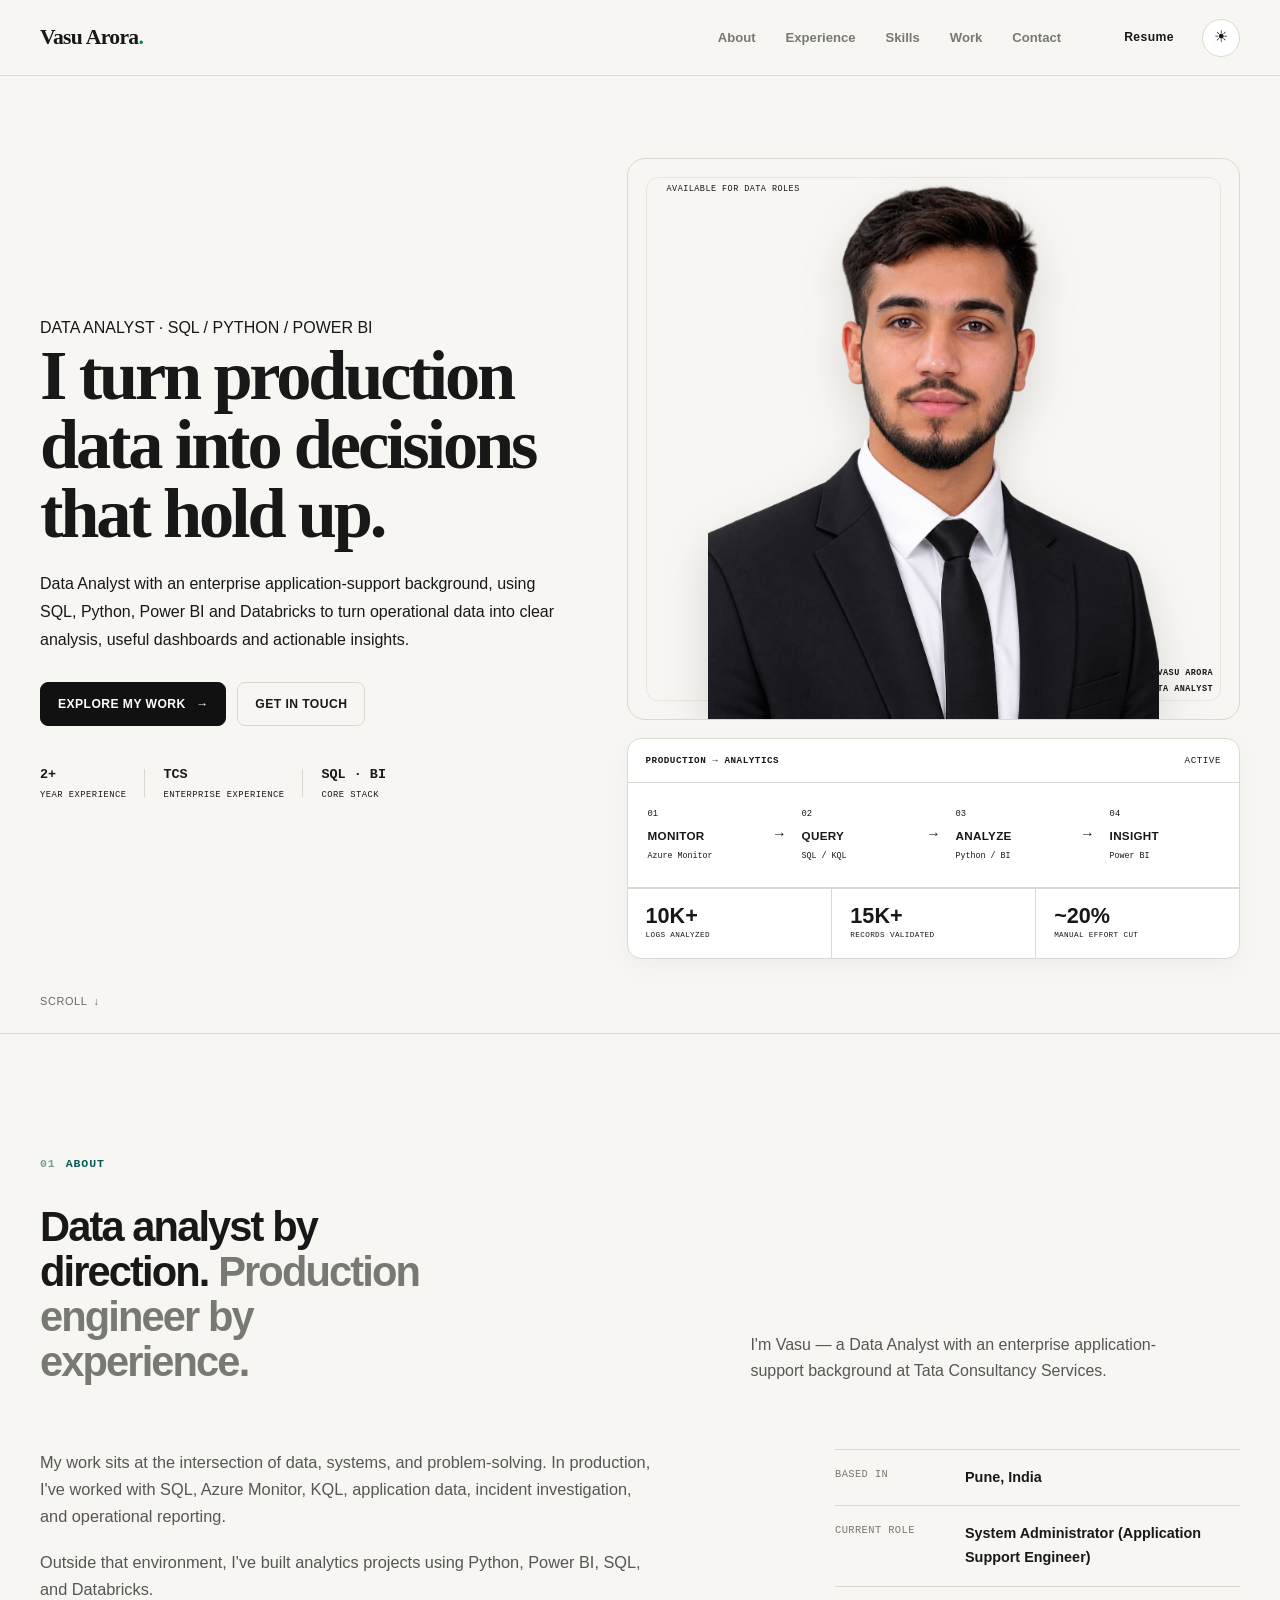
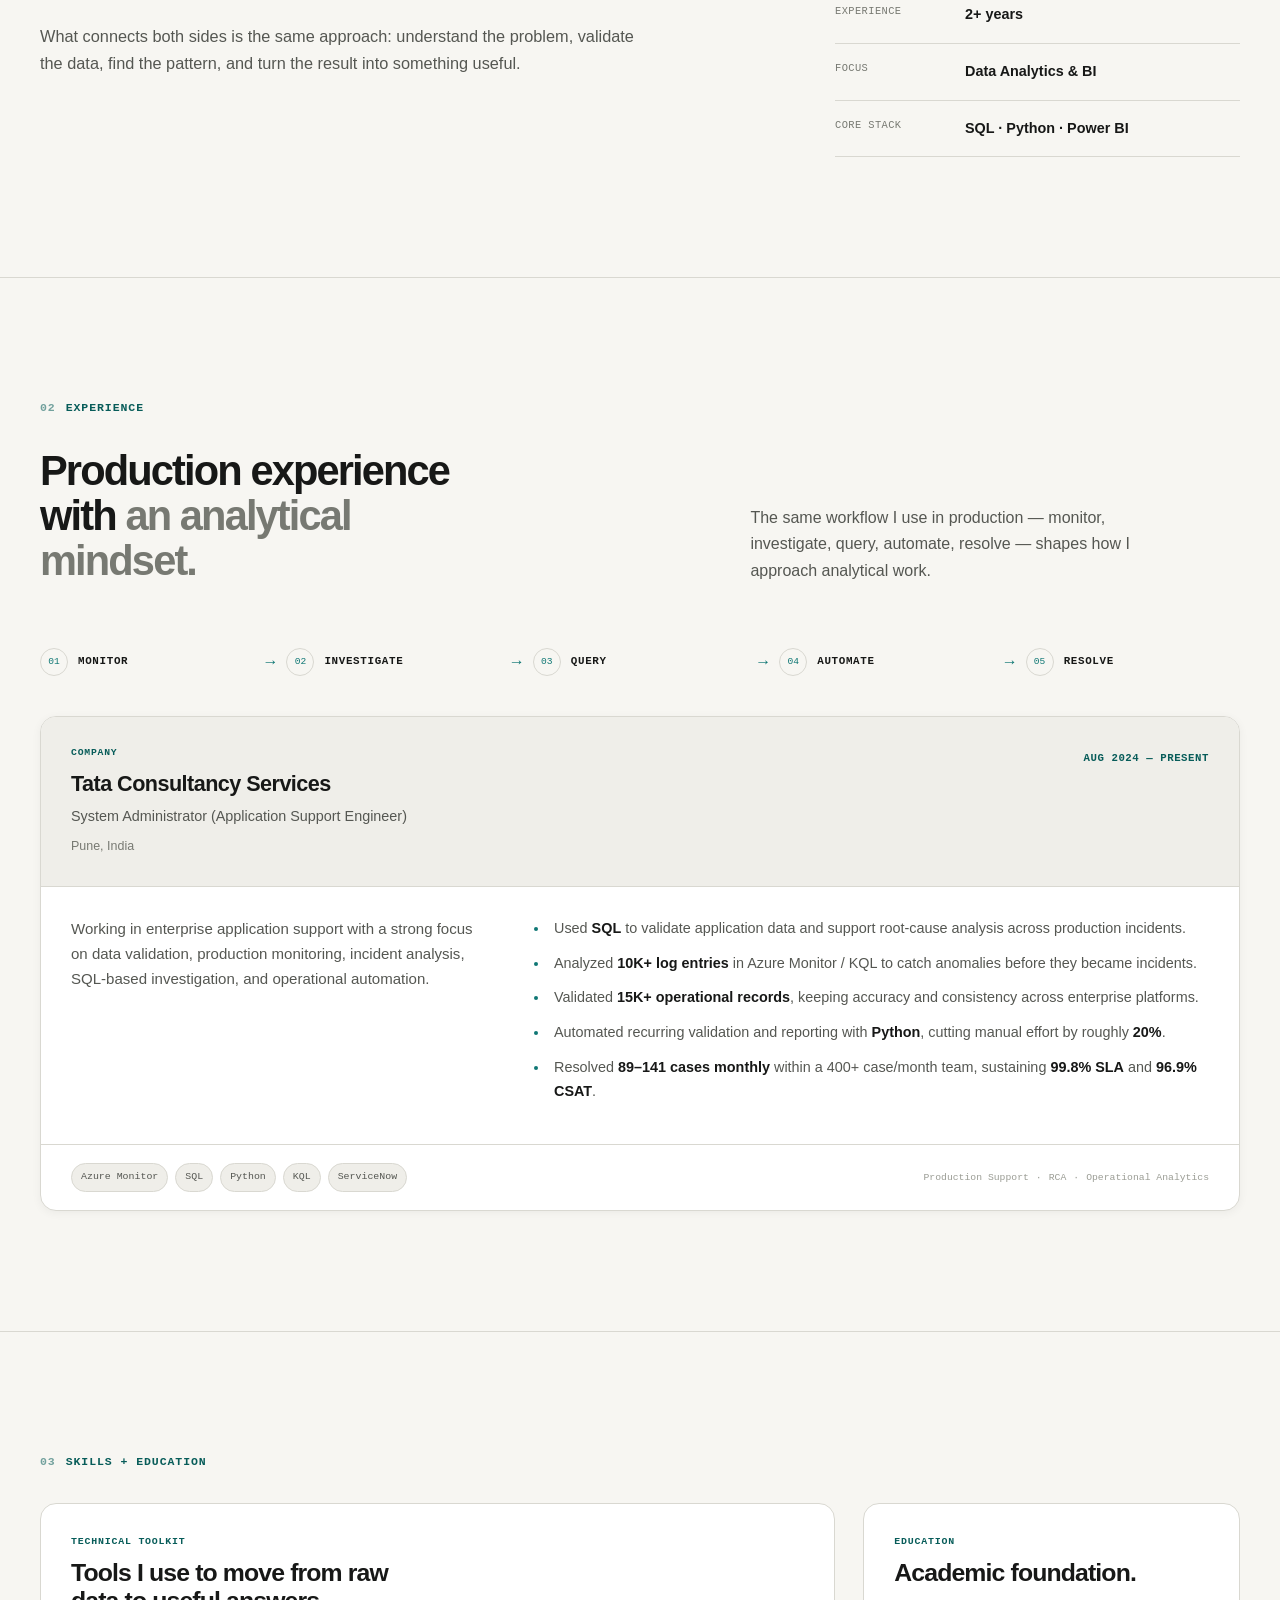
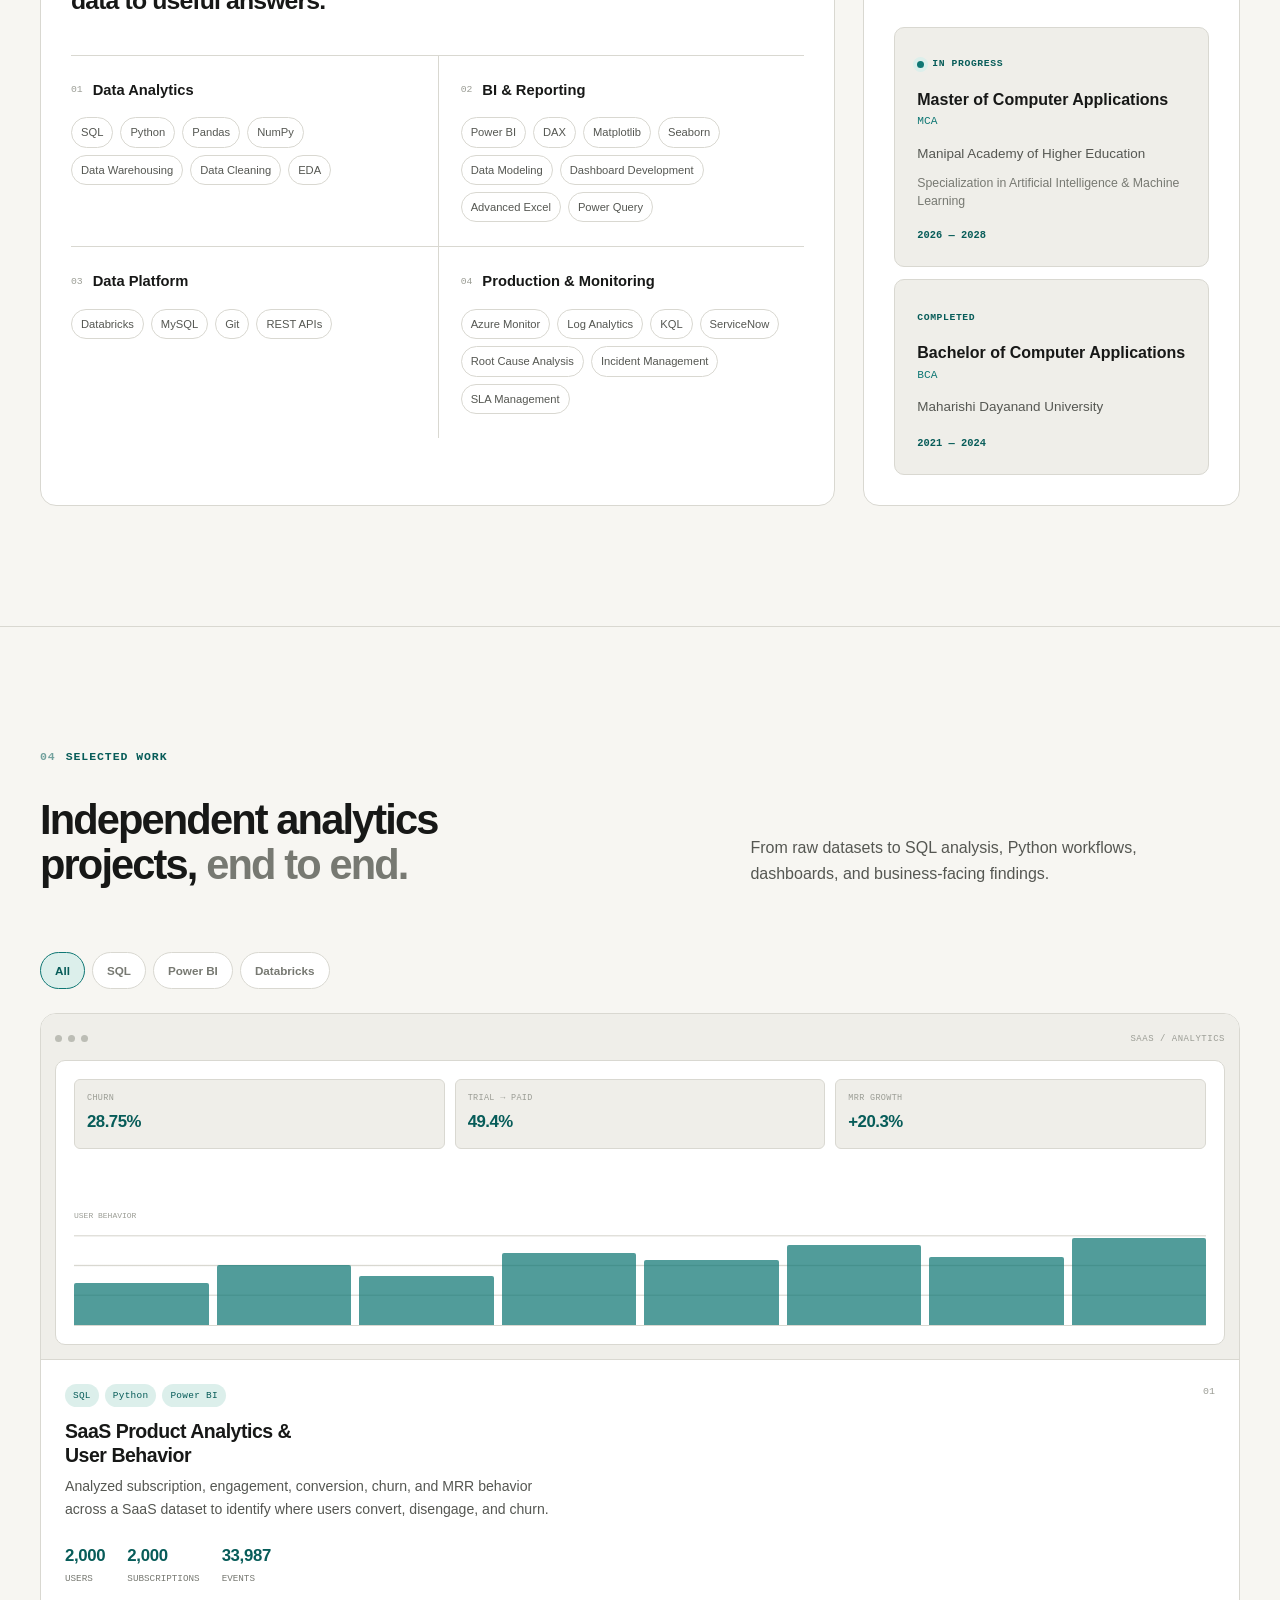
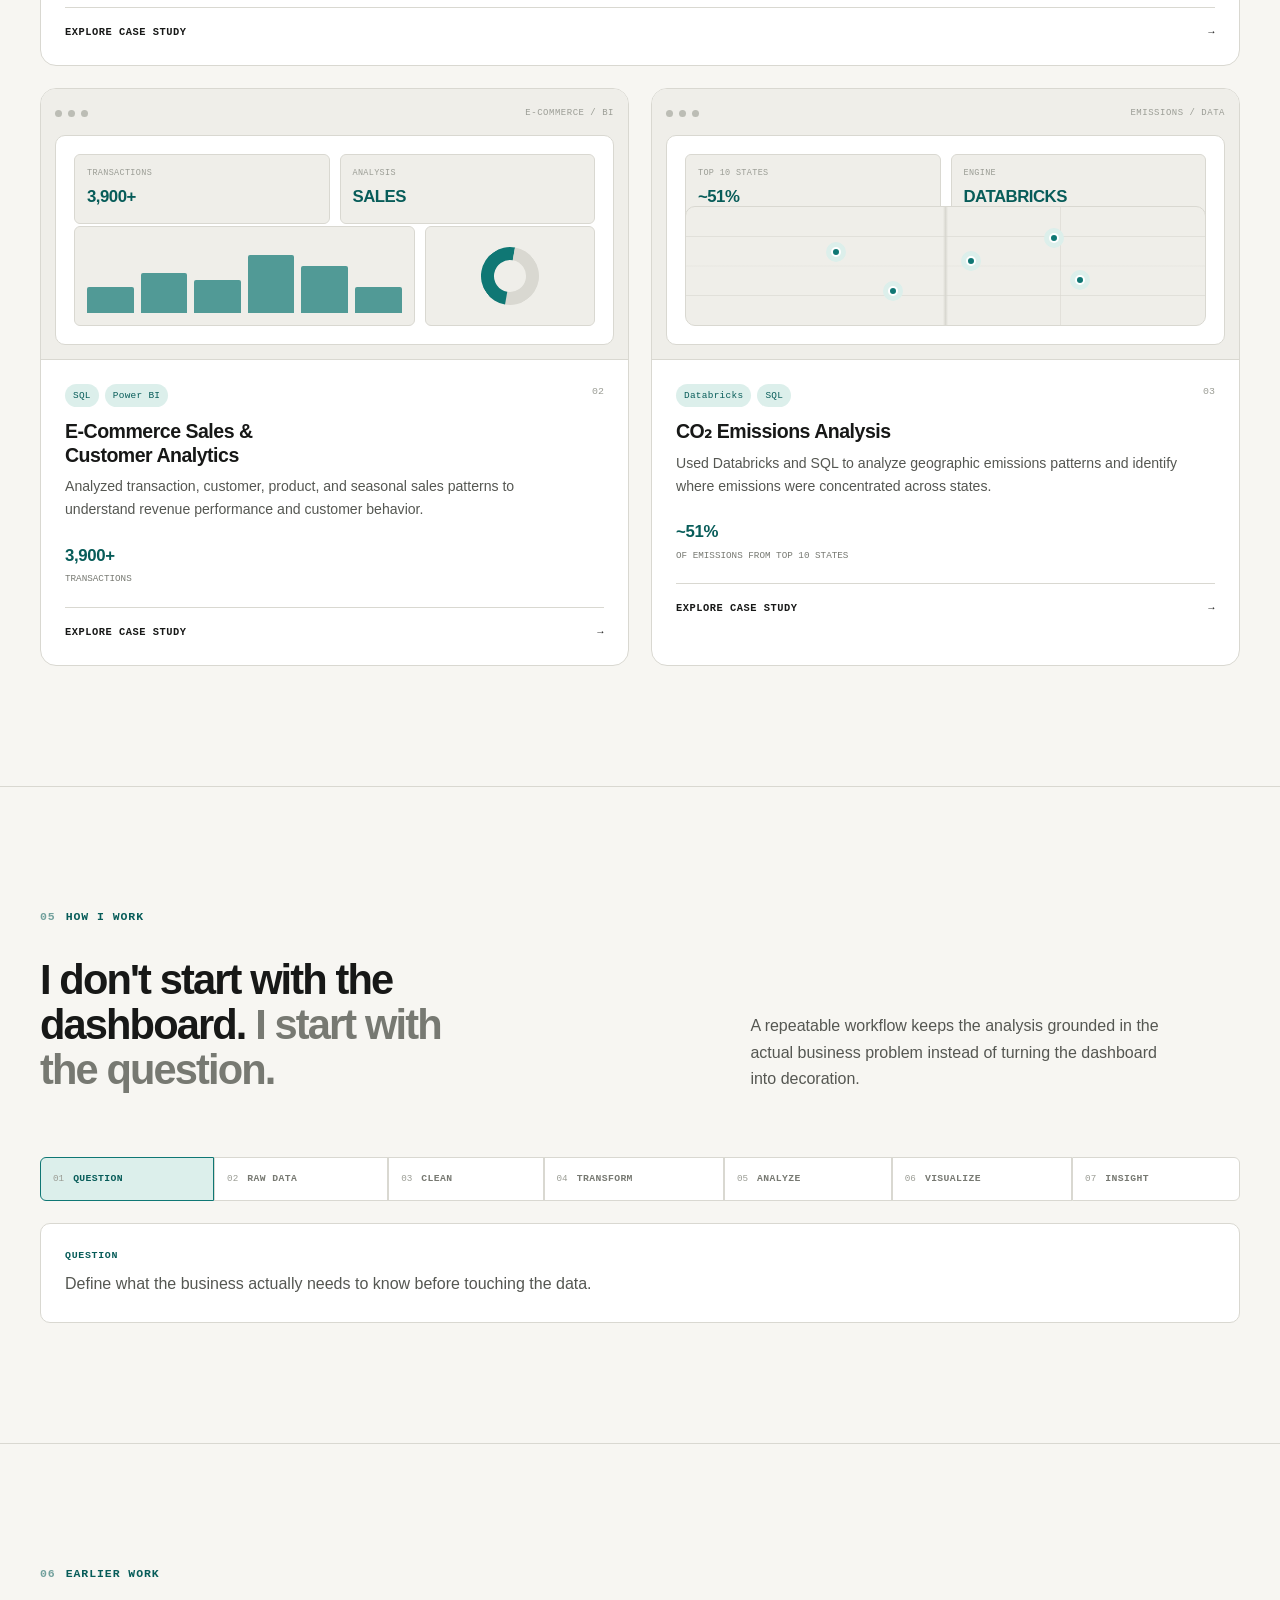
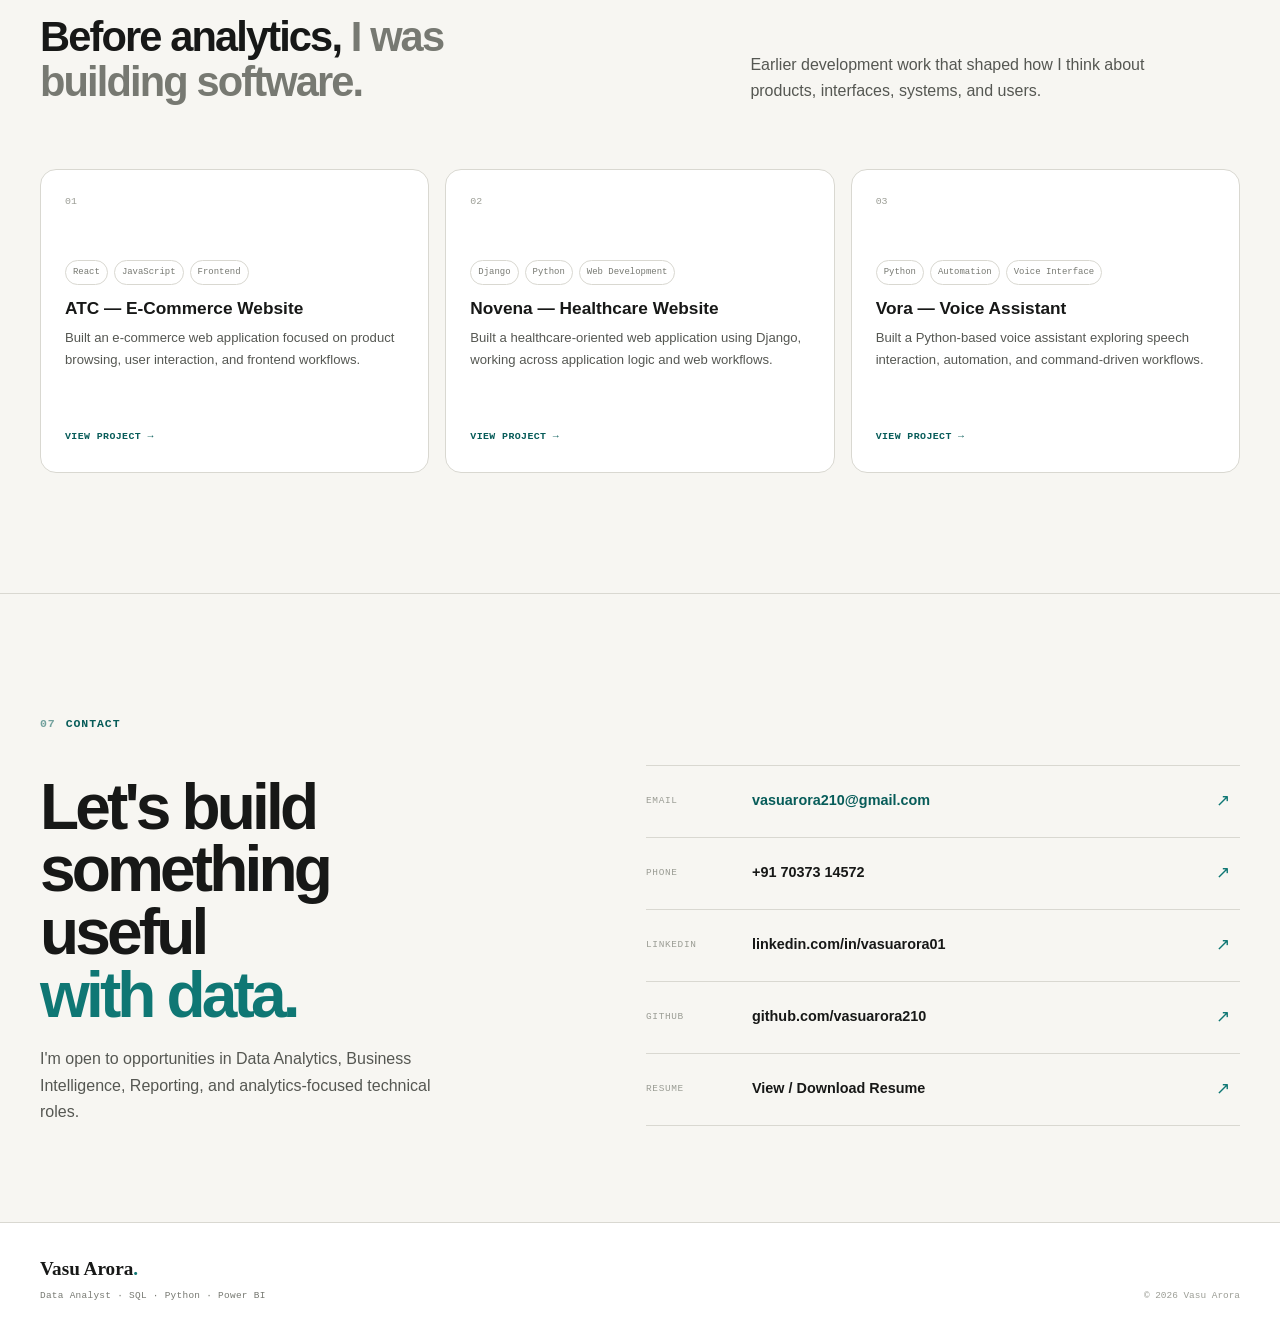
<file: index.html>
<!DOCTYPE html>
<html lang="en">

<head>
  <meta charset="UTF-8">

  <meta
    name="viewport"
    content="width=device-width, initial-scale=1.0"
  >

  <title>Vasu Arora — Data Analyst</title>

  <link rel="icon" type="image/png" href="assets/icon/favicon.png">
  <meta
    name="description"
    content="Vasu Arora — Data Analyst with an enterprise production-support background. SQL, Python, Power BI, Databricks, and operational analytics."
  >

  <meta
    name="author"
    content="Vasu Arora"
  >

  <!-- Open Graph -->
  <meta
    property="og:title"
    content="Vasu Arora — Data Analyst"
  >

  <meta
    property="og:description"
    content="Data Analyst focused on SQL, Python, Power BI, and production analytics."
  >

  <meta
    property="og:type"
    content="website"
  >

  <!-- Global Styles -->
  <link
    rel="stylesheet"
    href="css/main.css"
  >

  <link
    rel="stylesheet"
    href="css/responsive.css"
  >
</head>


<body>

  <!-- =========================================================
       ACCESSIBILITY / GLOBAL UI
       ========================================================= -->

  <a
    class="skip-link"
    href="#main-content"
  >
    Skip to content
  </a>


  <div
    id="scroll-progress"
    class="scroll-progress"
    aria-hidden="true"
  ></div>



  <!-- =========================================================
       NAVIGATION
       ========================================================= -->

  <header
    id="site-header"
    class="site-header"
  >

    <nav
      id="site-nav"
      class="site-nav"
      aria-label="Primary navigation"
    >

      <div class="container nav-container">

        <!-- Logo -->

        <a
          class="site-logo"
          href="#home"
          aria-label="Vasu Arora home"
        >
          Vasu Arora<span class="logo-dot">.</span>
        </a>


        <!-- Desktop Navigation -->

        <div
          id="desktop-nav"
          class="desktop-nav"
        >

          <a
            class="nav-link"
            href="#about"
          >
            About
          </a>

          <a
            class="nav-link"
            href="#experience"
          >
            Experience
          </a>

          <a
            class="nav-link"
            href="#skills-education"
          >
            Skills
          </a>

          <a
            class="nav-link"
            href="#selected-work"
          >
            Work
          </a>

          <a
            class="nav-link"
            href="#contact"
          >
            Contact
          </a>

        </div>



        <!-- Navigation Actions -->

        <div class="nav-actions">

          <a
            id="resume-link"
            class="button button-small button-outline"
            href="resume/Vasu_Arora_Resume.pdf"
            target="_blank"
            rel="noopener"
          >
            Resume
          </a>


          <!-- Theme Toggle -->

          <button
            id="theme-toggle"
            class="theme-toggle"
            type="button"
            aria-label="Toggle dark and light mode"
            aria-pressed="false"
          >

            <span
              class="theme-icon theme-icon-light"
              aria-hidden="true"
            >
              ☀
            </span>

            <span
              class="theme-icon theme-icon-dark"
              aria-hidden="true"
            >
              ☾
            </span>

          </button>


          <!-- Mobile Menu -->

          <button
            id="menu-toggle"
            class="menu-toggle"
            type="button"
            aria-label="Open navigation menu"
            aria-expanded="false"
            aria-controls="mobile-nav"
          >

            <span class="menu-line"></span>
            <span class="menu-line"></span>
            <span class="menu-line"></span>

          </button>

        </div>

      </div>



      <!-- Mobile Navigation -->

      <div
        id="mobile-nav"
        class="mobile-nav"
        aria-hidden="true"
      >

        <a
          class="mobile-nav-link"
          href="#about"
        >
          About
        </a>

        <a
          class="mobile-nav-link"
          href="#experience"
        >
          Experience
        </a>

        <a
          class="mobile-nav-link"
          href="#skills-education"
        >
          Skills
        </a>

        <a
          class="mobile-nav-link"
          href="#selected-work"
        >
          Work
        </a>

        <a
          class="mobile-nav-link"
          href="#contact"
        >
          Contact
        </a>

        <a
          class="mobile-nav-link mobile-resume-link"
          href="resume/Vasu_Arora_Resume.pdf"
          target="_blank"
          rel="noopener"
        >
          View Resume
        </a>

      </div>

    </nav>

  </header>




  <!-- =========================================================
       MAIN CONTENT
       ========================================================= -->

  <main id="main-content">



    <!-- =========================================================
         HERO
         ========================================================= -->

    <header
      id="home"
      class="hero"
    >

      <div class="wrap hero-grid">


        <!-- =====================================================
             HERO CONTENT
             ===================================================== -->

        <div class="hero-content">

          <div class="eyebrow">

            <span class="n">
            </span>

            DATA ANALYST · SQL / PYTHON / POWER BI

          </div>


          <h1 class="hero-title">
            I turn production data into decisions that hold up.
          </h1>


          <p class="hero-description">
            Data Analyst with an enterprise application-support background,
            using SQL, Python, Power BI and Databricks to turn operational
            data into clear analysis, useful dashboards and actionable insights.
          </p>


          <!-- Hero Actions -->

          <div class="hero-actions">

            <a
              href="#selected-work"
              class="button button-primary"
            >
              EXPLORE MY WORK
              <span aria-hidden="true">→</span>
            </a>


            <a
              href="mailto:vasuarora210@gmail.com"
              class="button button-secondary"
            >
              GET IN TOUCH
            </a>

          </div>



          <!-- Quick Proof -->

          <div class="hero-proof">

            <div class="proof-item">

              <strong class="proof-value">
                2+
              </strong>

              <span class="proof-label">
                YEAR EXPERIENCE
              </span>

            </div>


            <span class="proof-divider"></span>


            <div class="proof-item">

              <strong class="proof-value">
                TCS
              </strong>

              <span class="proof-label">
                ENTERPRISE EXPERIENCE
              </span>

            </div>


            <span class="proof-divider"></span>


            <div class="proof-item">

              <strong class="proof-value">
                SQL · BI
              </strong>

              <span class="proof-label">
                CORE STACK
              </span>

            </div>

          </div>

        </div>




        <!-- =====================================================
             HERO VISUAL
             ===================================================== -->

        <div class="hero-visual">


          <!-- Portrait -->

          <div class="hero-portrait">

            <div class="portrait-meta portrait-meta-top">

              <span class="meta-dot"></span>

              AVAILABLE FOR DATA ROLES

            </div>


            <img
              src="assets/profile/vasu-hero.png"
              alt="Vasu Arora — Data Analyst"
              class="hero-portrait-image"
            >


            <div class="portrait-meta portrait-meta-bottom">

              <span>
                VASU ARORA
              </span>

              <span>
                DATA ANALYST
              </span>

            </div>

          </div>




          <!-- ===================================================
               ANALYTICAL SIGNAL
               =================================================== -->

          <div class="hero-signal">

            <div class="signal-header">

              <span class="signal-title">
                PRODUCTION → ANALYTICS
              </span>


              <span class="signal-live">

                <span class="pulse-dot"></span>

                ACTIVE

              </span>

            </div>



            <div class="signal-flow">


              <div class="signal-step">

                <span class="signal-number">
                  01
                </span>

                <strong>
                  MONITOR
                </strong>

                <small>
                  Azure Monitor
                </small>

              </div>


              <span
                class="signal-arrow"
                aria-hidden="true"
              >
                →
              </span>


              <div class="signal-step">

                <span class="signal-number">
                  02
                </span>

                <strong>
                  QUERY
                </strong>

                <small>
                  SQL / KQL
                </small>

              </div>


              <span
                class="signal-arrow"
                aria-hidden="true"
              >
                →
              </span>


              <div class="signal-step">

                <span class="signal-number">
                  03
                </span>

                <strong>
                  ANALYZE
                </strong>

                <small>
                  Python / BI
                </small>

              </div>


              <span
                class="signal-arrow"
                aria-hidden="true"
              >
                →
              </span>


              <div class="signal-step">

                <span class="signal-number">
                  04
                </span>

                <strong>
                  INSIGHT
                </strong>

                <small>
                  Power BI
                </small>

              </div>

            </div>



            <!-- Signal Metrics -->

            <div class="signal-metrics">

              <div class="signal-metric">

                <strong>
                  10K+
                </strong>

                <span>
                  LOGS ANALYZED
                </span>

              </div>


              <div class="signal-metric">

                <strong>
                  15K+
                </strong>

                <span>
                  RECORDS VALIDATED
                </span>

              </div>


              <div class="signal-metric">

                <strong>
                  ~20%
                </strong>

                <span>
                  MANUAL EFFORT CUT
                </span>

              </div>

            </div>

          </div>

        </div>

      </div>



      <!-- Scroll Cue -->

      <a
        href="#about"
        class="scrollcue mono"
      >
        SCROLL
        <span>↓</span>
      </a>

    </header>




    <!-- =======================================================
         01 — ABOUT
         ======================================================= -->

    <section
      id="about"
      class="section about-section"
    >

      <div class="container">

        <div class="section-eyebrow">

          <span class="section-number">
            01
          </span>

          <span>
            ABOUT
          </span>

        </div>


        <div class="section-heading-grid">

          <div class="section-heading">

            <h2 class="section-title">
              Data analyst by direction.
              <span>
                Production engineer by experience.
              </span>
            </h2>

          </div>


          <div class="section-intro">

            <p>
              I'm Vasu — a Data Analyst with an enterprise application-support
              background at Tata Consultancy Services.
            </p>

          </div>

        </div>



        <div class="about-grid">


          <div class="about-copy">

            <p>
              My work sits at the intersection of data, systems, and
              problem-solving. In production, I've worked with SQL, Azure
              Monitor, KQL, application data, incident investigation, and
              operational reporting.
            </p>


            <p>
              Outside that environment, I've built analytics projects using
              Python, Power BI, SQL, and Databricks.
            </p>


            <p>
              What connects both sides is the same approach: understand the
              problem, validate the data, find the pattern, and turn the result
              into something useful.
            </p>

          </div>



          <div class="about-facts">

            <div class="fact-row">

              <span class="fact-label">
                Based in
              </span>

              <strong class="fact-value">
                Pune, India
              </strong>

            </div>


            <div class="fact-row">

              <span class="fact-label">
                Current role
              </span>

              <strong class="fact-value">
                System Administrator (Application Support Engineer)
              </strong>

            </div>


            <div class="fact-row">

              <span class="fact-label">
                Experience
              </span>

              <strong class="fact-value">
                2+ years
              </strong>

            </div>


            <div class="fact-row">

              <span class="fact-label">
                Focus
              </span>

              <strong class="fact-value">
                Data Analytics & BI
              </strong>

            </div>


            <div class="fact-row">

              <span class="fact-label">
                Core stack
              </span>

              <strong class="fact-value">
                SQL · Python · Power BI
              </strong>

            </div>

          </div>

        </div>

      </div>

    </section>




    <!-- =======================================================
         02 — EXPERIENCE
         ======================================================= -->

    <section
      id="experience"
      class="section experience-section"
    >

      <div class="container">

        <div class="section-eyebrow">

          <span class="section-number">
            02
          </span>

          <span>
            EXPERIENCE
          </span>

        </div>


        <div class="section-heading-grid">

          <div class="section-heading">

            <h2 class="section-title">
              Production experience with
              <span>
                an analytical mindset.
              </span>
            </h2>

          </div>


          <div class="section-intro">

            <p>
              The same workflow I use in production — monitor, investigate,
              query, automate, resolve — shapes how I approach analytical work.
            </p>

          </div>

        </div>



        <!-- Experience Flow -->

        <div
          class="experience-flow"
          aria-label="Production support workflow"
        >

          <div class="experience-flow-step is-active">

            <span class="flow-number">
              01
            </span>

            <span class="flow-label">
              MONITOR
            </span>

          </div>


          <span
            class="experience-flow-arrow"
            aria-hidden="true"
          >
            →
          </span>


          <div class="experience-flow-step is-active">

            <span class="flow-number">
              02
            </span>

            <span class="flow-label">
              INVESTIGATE
            </span>

          </div>


          <span
            class="experience-flow-arrow"
            aria-hidden="true"
          >
            →
          </span>


          <div class="experience-flow-step is-active">

            <span class="flow-number">
              03
            </span>

            <span class="flow-label">
              QUERY
            </span>

          </div>


          <span
            class="experience-flow-arrow"
            aria-hidden="true"
          >
            →
          </span>


          <div class="experience-flow-step is-active">

            <span class="flow-number">
              04
            </span>

            <span class="flow-label">
              AUTOMATE
            </span>

          </div>


          <span
            class="experience-flow-arrow"
            aria-hidden="true"
          >
            →
          </span>


          <div class="experience-flow-step is-active">

            <span class="flow-number">
              05
            </span>

            <span class="flow-label">
              RESOLVE
            </span>

          </div>

        </div>




        <!-- Experience Card -->

        <article class="experience-card">


          <div class="experience-card-header">

            <div class="experience-company">

              <span class="experience-company-label">
                COMPANY
              </span>

              <h3>
                Tata Consultancy Services
              </h3>

              <p>
                System Administrator (Application Support Engineer)
              </p>

              <span class="experience-location">
                Pune, India
              </span>

            </div>


            <div class="experience-period">
              AUG 2024 — PRESENT
            </div>

          </div>



          <div class="experience-body">

            <div class="experience-description">

              <p>
                Working in enterprise application support with a strong focus
                on data validation, production monitoring, incident analysis,
                SQL-based investigation, and operational automation.
              </p>

            </div>



            <ul class="experience-points">

              <li>
                Used <strong>SQL</strong> to validate application data and
                support root-cause analysis across production incidents.
              </li>

              <li>
                Analyzed <strong>10K+ log entries</strong> in Azure Monitor /
                KQL to catch anomalies before they became incidents.
              </li>

              <li>
                Validated <strong>15K+ operational records</strong>, keeping
                accuracy and consistency across enterprise platforms.
              </li>

              <li>
                Automated recurring validation and reporting with
                <strong>Python</strong>, cutting manual effort by roughly
                <strong>20%</strong>.
              </li>

              <li>
                Resolved <strong>89–141 cases monthly</strong> within a
                400+ case/month team, sustaining <strong>99.8% SLA</strong>
                and <strong>96.9% CSAT</strong>.
              </li>

            </ul>

          </div>



          <div class="experience-footer">

            <div class="experience-tools">

              <span class="tool-tag">
                Azure Monitor
              </span>

              <span class="tool-tag">
                SQL
              </span>

              <span class="tool-tag">
                Python
              </span>

              <span class="tool-tag">
                KQL
              </span>

              <span class="tool-tag">
                ServiceNow
              </span>

            </div>


            <div class="experience-proof">

              <span>
                Production Support
              </span>

              <span>
                ·
              </span>

              <span>
                RCA
              </span>

              <span>
                ·
              </span>

              <span>
                Operational Analytics
              </span>

            </div>

          </div>

        </article>

      </div>

    </section>




    <!-- =======================================================
         03 — SKILLS + EDUCATION
         ======================================================= -->

    <section
      id="skills-education"
      class="section skills-education-section"
    >

      <div class="container">

        <div class="section-eyebrow">

          <span class="section-number">
            03
          </span>

          <span>
            SKILLS + EDUCATION
          </span>

        </div>



        <div class="skills-education-grid">


          <!-- ================= SKILLS ================= -->

          <div
            id="skills"
            class="skills-panel"
          >

            <div class="panel-heading">

              <span class="panel-kicker">
                TECHNICAL TOOLKIT
              </span>

              <h2 class="panel-title">
                Tools I use to move from raw data to useful answers.
              </h2>

            </div>



            <div class="skill-groups">


              <!-- Data Analytics -->

              <div class="skill-group">

                <div class="skill-group-header">

                  <span class="skill-group-number">
                    01
                  </span>

                  <h3>
                    Data Analytics
                  </h3>

                </div>


                <div class="skill-tags">

                  <span class="skill-tag">
                    SQL
                  </span>

                  <span class="skill-tag">
                    Python
                  </span>

                  <span class="skill-tag">
                    Pandas
                  </span>

                  <span class="skill-tag">
                    NumPy
                  </span>

                  <span class="skill-tag">
                    Data Warehousing
                  </span>

                  <span class="skill-tag">
                    Data Cleaning
                  </span>

                  <span class="skill-tag">
                    EDA
                  </span>

                </div>

              </div>



              <!-- BI & Reporting -->

              <div class="skill-group">

                <div class="skill-group-header">

                  <span class="skill-group-number">
                    02
                  </span>

                  <h3>
                    BI & Reporting
                  </h3>

                </div>


                <div class="skill-tags">

                  <span class="skill-tag">
                    Power BI
                  </span>

                  <span class="skill-tag">
                    DAX
                  </span>

                  <span class="skill-tag">
                    Matplotlib
                  </span>

                  <span class="skill-tag">
                    Seaborn
                  </span>

                  <span class="skill-tag">
                    Data Modeling
                  </span>

                  <span class="skill-tag">
                    Dashboard Development
                  </span>

                  <span class="skill-tag">
                    Advanced Excel
                  </span>

                  <span class="skill-tag">
                    Power Query
                  </span>

                </div>

              </div>



              <!-- Data Platform -->

              <div class="skill-group">

                <div class="skill-group-header">

                  <span class="skill-group-number">
                    03
                  </span>

                  <h3>
                    Data Platform
                  </h3>

                </div>


                <div class="skill-tags">

                  <span class="skill-tag">
                    Databricks
                  </span>

                  <span class="skill-tag">
                    MySQL
                  </span>

                  <span class="skill-tag">
                    Git
                  </span>

                  <span class="skill-tag">
                    REST APIs
                  </span>

                </div>

              </div>



              <!-- Production & Monitoring -->

              <div class="skill-group">

                <div class="skill-group-header">

                  <span class="skill-group-number">
                    04
                  </span>

                  <h3>
                    Production & Monitoring
                  </h3>

                </div>


                <div class="skill-tags">

                  <span class="skill-tag">
                    Azure Monitor
                  </span>

                  <span class="skill-tag">
                    Log Analytics
                  </span>

                  <span class="skill-tag">
                    KQL
                  </span>

                  <span class="skill-tag">
                    ServiceNow
                  </span>

                  <span class="skill-tag">
                    Root Cause Analysis
                  </span>

                  <span class="skill-tag">
                    Incident Management
                  </span>

                  <span class="skill-tag">
                    SLA Management
                  </span>

                </div>

              </div>

            </div>

          </div>




          <!-- ================= EDUCATION ================= -->

          <aside
            id="education"
            class="education-panel"
          >

            <div class="panel-heading">

              <span class="panel-kicker">
                EDUCATION
              </span>

              <h2 class="panel-title">
                Academic foundation.
              </h2>

            </div>



            <div class="education-list">


              <!-- MCA -->

              <article
                class="education-card education-card-current"
              >

                <div class="education-status">

                  <span class="status-dot"></span>

                  IN PROGRESS

                </div>


                <div class="education-degree">
                  Master of Computer Applications
                </div>


                <div class="education-abbreviation">
                  MCA
                </div>


                <div class="education-institution">
                  Manipal Academy of Higher Education
                </div>


                <div class="education-specialization">
                  Specialization in Artificial Intelligence & Machine Learning
                </div>


                <div class="education-period">
                  2026 — 2028
                </div>

              </article>



              <!-- BCA -->

              <article class="education-card">

                <div class="education-status">
                  COMPLETED
                </div>


                <div class="education-degree">
                  Bachelor of Computer Applications
                </div>


                <div class="education-abbreviation">
                  BCA
                </div>


                <div class="education-institution">
                  Maharishi Dayanand University
                </div>


                <div class="education-period">
                  2021 — 2024
                </div>

              </article>

            </div>

          </aside>

        </div>

      </div>

    </section>




    <!-- =======================================================
         04 — SELECTED WORK
         ======================================================= -->

    <section
      id="selected-work"
      class="section selected-work-section"
    >

      <div class="container">

        <div class="section-eyebrow">

          <span class="section-number">
            04
          </span>

          <span>
            SELECTED WORK
          </span>

        </div>


        <div class="section-heading-grid">

          <div class="section-heading">

            <h2 class="section-title">
              Independent analytics projects,
              <span>
                end to end.
              </span>
            </h2>

          </div>


          <div class="section-intro">

            <p>
              From raw datasets to SQL analysis, Python workflows, dashboards,
              and business-facing findings.
            </p>

          </div>

        </div>



        <!-- Project Filters -->

        <div
          id="project-filters"
          class="project-filters"
          role="tablist"
          aria-label="Filter projects"
        >

          <button
            class="project-filter is-active"
            type="button"
            data-filter="all"
            role="tab"
            aria-selected="true"
          >
            All
          </button>


          <button
            class="project-filter"
            type="button"
            data-filter="sql"
            role="tab"
            aria-selected="false"
          >
            SQL
          </button>


          <button
            class="project-filter"
            type="button"
            data-filter="powerbi"
            role="tab"
            aria-selected="false"
          >
            Power BI
          </button>


          <button
            class="project-filter"
            type="button"
            data-filter="databricks"
            role="tab"
            aria-selected="false"
          >
            Databricks
          </button>

        </div>




        <!-- Project Grid -->

        <div
          id="project-grid"
          class="project-grid"
        >


          <!-- =================================================
               PROJECT 01 — SAAS
               ================================================= -->

          <article
            class="project-card project-card-featured"
            data-project
            data-tags="sql python powerbi"
          >

            <a
              class="project-card-link"
              href="projects/saas-analytics.html"
              aria-label="Explore SaaS Product Analytics case study"
            >

              <div class="project-visual">

                <div class="project-window-bar">

                  <span class="window-dot"></span>
                  <span class="window-dot"></span>
                  <span class="window-dot"></span>

                  <span class="project-window-label">
                    SAAS / ANALYTICS
                  </span>

                </div>


                <div
                  class="project-dashboard project-dashboard-saas"
                >

                  <div class="dashboard-kpi-row">

                    <div class="dashboard-kpi">

                      <span class="dashboard-kpi-label">
                        CHURN
                      </span>

                      <strong>
                        28.75%
                      </strong>

                    </div>


                    <div class="dashboard-kpi">

                      <span class="dashboard-kpi-label">
                        TRIAL → PAID
                      </span>

                      <strong>
                        49.4%
                      </strong>

                    </div>


                    <div class="dashboard-kpi">

                      <span class="dashboard-kpi-label">
                        MRR GROWTH
                      </span>

                      <strong>
                        +20.3%
                      </strong>

                    </div>

                  </div>


                  <div class="dashboard-chart">

                    <span class="chart-axis-label chart-axis-label-top">
                      USER BEHAVIOR
                    </span>


                    <div class="chart-bars">

                      <span style="--bar-height: 44%;"></span>
                      <span style="--bar-height: 63%;"></span>
                      <span style="--bar-height: 51%;"></span>
                      <span style="--bar-height: 76%;"></span>
                      <span style="--bar-height: 68%;"></span>
                      <span style="--bar-height: 84%;"></span>
                      <span style="--bar-height: 72%;"></span>
                      <span style="--bar-height: 91%;"></span>

                    </div>

                  </div>

                </div>


                <div class="project-hover-overlay">

                  <span>
                    EXPLORE CASE STUDY
                  </span>

                  <span
                    class="project-hover-arrow"
                    aria-hidden="true"
                  >
                    ↗
                  </span>

                </div>

              </div>



              <div class="project-content">

                <div class="project-meta">

                  <div class="project-tags">

                    <span class="project-tag">
                      SQL
                    </span>

                    <span class="project-tag">
                      Python
                    </span>

                    <span class="project-tag">
                      Power BI
                    </span>

                  </div>


                  <span class="project-number">
                    01
                  </span>

                </div>


                <h3 class="project-title">
                  SaaS Product Analytics & User Behavior
                </h3>


                <p class="project-description">
                  Analyzed subscription, engagement, conversion, churn, and
                  MRR behavior across a SaaS dataset to identify where users
                  convert, disengage, and churn.
                </p>


                <div class="project-scale">

                  <div class="project-scale-item">

                    <strong>
                      2,000
                    </strong>

                    <span>
                      users
                    </span>

                  </div>


                  <div class="project-scale-item">

                    <strong>
                      2,000
                    </strong>

                    <span>
                      subscriptions
                    </span>

                  </div>


                  <div class="project-scale-item">

                    <strong>
                      33,987
                    </strong>

                    <span>
                      events
                    </span>

                  </div>

                </div>


                <div class="project-cta">

                  <span>
                    EXPLORE CASE STUDY
                  </span>

                  <span aria-hidden="true">
                    →
                  </span>

                </div>

              </div>

            </a>

          </article>




          <!-- =================================================
               PROJECT 02 — E-COMMERCE
               ================================================= -->

          <article
            class="project-card"
            data-project
            data-tags="sql powerbi"
          >

            <a
              class="project-card-link"
              href="projects/ecommerce-analytics.html"
              aria-label="Explore E-Commerce Sales and Customer Analytics case study"
            >

              <div class="project-visual">

                <div class="project-window-bar">

                  <span class="window-dot"></span>
                  <span class="window-dot"></span>
                  <span class="window-dot"></span>

                  <span class="project-window-label">
                    E-COMMERCE / BI
                  </span>

                </div>


                <div
                  class="project-dashboard project-dashboard-ecommerce"
                >

                  <div class="dashboard-kpi-row">

                    <div class="dashboard-kpi">

                      <span class="dashboard-kpi-label">
                        TRANSACTIONS
                      </span>

                      <strong>
                        3,900+
                      </strong>

                    </div>


                    <div class="dashboard-kpi">

                      <span class="dashboard-kpi-label">
                        ANALYSIS
                      </span>

                      <strong>
                        SALES
                      </strong>

                    </div>

                  </div>


                  <div class="dashboard-mini-grid">

                    <div class="mini-chart mini-chart-large">

                      <span></span>
                      <span></span>
                      <span></span>
                      <span></span>
                      <span></span>
                      <span></span>

                    </div>


                    <div class="mini-chart mini-chart-pie">

                      <span></span>

                    </div>

                  </div>

                </div>


                <div class="project-hover-overlay">

                  <span>
                    EXPLORE CASE STUDY
                  </span>

                  <span
                    class="project-hover-arrow"
                    aria-hidden="true"
                  >
                    ↗
                  </span>

                </div>

              </div>



              <div class="project-content">

                <div class="project-meta">

                  <div class="project-tags">

                    <span class="project-tag">
                      SQL
                    </span>

                    <span class="project-tag">
                      Power BI
                    </span>

                  </div>


                  <span class="project-number">
                    02
                  </span>

                </div>


                <h3 class="project-title">
                  E-Commerce Sales & Customer Analytics
                </h3>


                <p class="project-description">
                  Analyzed transaction, customer, product, and seasonal sales
                  patterns to understand revenue performance and customer
                  behavior.
                </p>


                <div class="project-scale">

                  <div class="project-scale-item">

                    <strong>
                      3,900+
                    </strong>

                    <span>
                      transactions
                    </span>

                  </div>

                </div>


                <div class="project-cta">

                  <span>
                    EXPLORE CASE STUDY
                  </span>

                  <span aria-hidden="true">
                    →
                  </span>

                </div>

              </div>

            </a>

          </article>




          <!-- =================================================
               PROJECT 03 — EMISSIONS
               ================================================= -->

          <article
            class="project-card"
            data-project
            data-tags="sql databricks"
          >

            <a
              class="project-card-link"
              href="projects/emissions-analysis.html"
              aria-label="Explore CO2 Emissions Analysis case study"
            >

              <div class="project-visual">

                <div class="project-window-bar">

                  <span class="window-dot"></span>
                  <span class="window-dot"></span>
                  <span class="window-dot"></span>

                  <span class="project-window-label">
                    EMISSIONS / DATA
                  </span>

                </div>


                <div
                  class="project-dashboard project-dashboard-emissions"
                >

                  <div class="dashboard-kpi-row">

                    <div class="dashboard-kpi">

                      <span class="dashboard-kpi-label">
                        TOP 10 STATES
                      </span>

                      <strong>
                        ~51%
                      </strong>

                    </div>


                    <div class="dashboard-kpi">

                      <span class="dashboard-kpi-label">
                        ENGINE
                      </span>

                      <strong>
                        DATABRICKS
                      </strong>

                    </div>

                  </div>


                  <div class="emissions-map">

                    <span class="map-node node-1"></span>
                    <span class="map-node node-2"></span>
                    <span class="map-node node-3"></span>
                    <span class="map-node node-4"></span>
                    <span class="map-node node-5"></span>

                    <div class="map-grid-line map-line-1"></div>
                    <div class="map-grid-line map-line-2"></div>
                    <div class="map-grid-line map-line-3"></div>

                  </div>

                </div>


                <div class="project-hover-overlay">

                  <span>
                    EXPLORE CASE STUDY
                  </span>

                  <span
                    class="project-hover-arrow"
                    aria-hidden="true"
                  >
                    ↗
                  </span>

                </div>

              </div>



              <div class="project-content">

                <div class="project-meta">

                  <div class="project-tags">

                    <span class="project-tag">
                      Databricks
                    </span>

                    <span class="project-tag">
                      SQL
                    </span>

                  </div>


                  <span class="project-number">
                    03
                  </span>

                </div>


                <h3 class="project-title">
                  CO₂ Emissions Analysis
                </h3>


                <p class="project-description">
                  Used Databricks and SQL to analyze geographic emissions
                  patterns and identify where emissions were concentrated
                  across states.
                </p>


                <div class="project-scale">

                  <div class="project-scale-item">

                    <strong>
                      ~51%
                    </strong>

                    <span>
                      of emissions from top 10 states
                    </span>

                  </div>

                </div>


                <div class="project-cta">

                  <span>
                    EXPLORE CASE STUDY
                  </span>

                  <span aria-hidden="true">
                    →
                  </span>

                </div>

              </div>

            </a>

          </article>

        </div>

      </div>

    </section>




    <!-- =======================================================
         05 — HOW I WORK
         ======================================================= -->

    <section
      id="how-i-work"
      class="section process-section"
    >

      <div class="container">

        <div class="section-eyebrow">

          <span class="section-number">
            05
          </span>

          <span>
            HOW I WORK
          </span>

        </div>


        <div class="section-heading-grid">

          <div class="section-heading">

            <h2 class="section-title">
              I don't start with the dashboard.
              <span>
                I start with the question.
              </span>
            </h2>

          </div>


          <div class="section-intro">

            <p>
              A repeatable workflow keeps the analysis grounded in the actual
              business problem instead of turning the dashboard into decoration.
            </p>

          </div>

        </div>



        <!-- Analysis Process -->

        <div
          id="analysis-process"
          class="analysis-process"
        >


          <button
            class="process-step is-active"
            type="button"
            data-process-step="question"
            aria-selected="true"
          >

            <span class="process-number">
              01
            </span>

            <span class="process-label">
              QUESTION
            </span>

          </button>


          <span
            class="process-arrow"
            aria-hidden="true"
          >
            →
          </span>


          <button
            class="process-step"
            type="button"
            data-process-step="raw-data"
            aria-selected="false"
          >

            <span class="process-number">
              02
            </span>

            <span class="process-label">
              RAW DATA
            </span>

          </button>


          <span
            class="process-arrow"
            aria-hidden="true"
          >
            →
          </span>


          <button
            class="process-step"
            type="button"
            data-process-step="clean"
            aria-selected="false"
          >

            <span class="process-number">
              03
            </span>

            <span class="process-label">
              CLEAN
            </span>

          </button>


          <span
            class="process-arrow"
            aria-hidden="true"
          >
            →
          </span>


          <button
            class="process-step"
            type="button"
            data-process-step="transform"
            aria-selected="false"
          >

            <span class="process-number">
              04
            </span>

            <span class="process-label">
              TRANSFORM
            </span>

          </button>


          <span
            class="process-arrow"
            aria-hidden="true"
          >
            →
          </span>


          <button
            class="process-step"
            type="button"
            data-process-step="analyze"
            aria-selected="false"
          >

            <span class="process-number">
              05
            </span>

            <span class="process-label">
              ANALYZE
            </span>

          </button>


          <span
            class="process-arrow"
            aria-hidden="true"
          >
            →
          </span>


          <button
            class="process-step"
            type="button"
            data-process-step="visualize"
            aria-selected="false"
          >

            <span class="process-number">
              06
            </span>

            <span class="process-label">
              VISUALIZE
            </span>

          </button>


          <span
            class="process-arrow"
            aria-hidden="true"
          >
            →
          </span>


          <button
            class="process-step"
            type="button"
            data-process-step="insight"
            aria-selected="false"
          >

            <span class="process-number">
              07
            </span>

            <span class="process-label">
              INSIGHT
            </span>

          </button>

        </div>



        <!-- Process Description -->

        <div
          id="process-description"
          class="process-description"
        >

          <div
            class="process-description-item is-visible"
            data-process-content="question"
          >

            <span class="process-content-kicker">
              QUESTION
            </span>

            <p>
              Define what the business actually needs to know before touching
              the data.
            </p>

          </div>


          <div
            class="process-description-item"
            data-process-content="raw-data"
          >

            <span class="process-content-kicker">
              RAW DATA
            </span>

            <p>
              Understand the source, structure, gaps, and what "correct"
              should look like.
            </p>

          </div>


          <div
            class="process-description-item"
            data-process-content="clean"
          >

            <span class="process-content-kicker">
              CLEAN
            </span>

            <p>
              Handle missing values, duplicates, inconsistencies, and data
              quality issues.
            </p>

          </div>


          <div
            class="process-description-item"
            data-process-content="transform"
          >

            <span class="process-content-kicker">
              TRANSFORM
            </span>

            <p>
              Join, reshape, aggregate, and prepare the data for analysis.
            </p>

          </div>


          <div
            class="process-description-item"
            data-process-content="analyze"
          >

            <span class="process-content-kicker">
              ANALYZE
            </span>

            <p>
              Use SQL and Python to identify patterns, relationships, and
              anomalies.
            </p>

          </div>


          <div
            class="process-description-item"
            data-process-content="visualize"
          >

            <span class="process-content-kicker">
              VISUALIZE
            </span>

            <p>
              Turn analysis into dashboards and visuals that make the finding
              easy to understand.
            </p>

          </div>


          <div
            class="process-description-item"
            data-process-content="insight"
          >

            <span class="process-content-kicker">
              INSIGHT
            </span>

            <p>
              Explain what changed, why it matters, and what action it suggests.
            </p>

          </div>

        </div>

      </div>

    </section>




    <!-- =======================================================
         06 — EARLIER WORK
         ======================================================= -->

    <section
      id="earlier-work"
      class="section earlier-work-section"
    >

      <div class="container">

        <div class="section-eyebrow">

          <span class="section-number">
            06
          </span>

          <span>
            EARLIER WORK
          </span>

        </div>


        <div class="section-heading-grid">

          <div class="section-heading">

            <h2 class="section-title">
              Before analytics,
              <span>
                I was building software.
              </span>
            </h2>

          </div>


          <div class="section-intro">

            <p>
              Earlier development work that shaped how I think about products,
              interfaces, systems, and users.
            </p>

          </div>

        </div>



        <div
          id="earlier-work-grid"
          class="earlier-work-grid"
        >


          <!-- =================================================
               ATC
               ================================================= -->

          <article class="earlier-work-card">

            <a
              class="earlier-work-link"
              href="earlier_work/atc.html"
              aria-label="View ATC E-Commerce Website project"
            >

              <div class="earlier-work-number">
                01
              </div>


              <div class="earlier-work-content">

                <div class="earlier-work-tags">

                  <span>
                    React
                  </span>

                  <span>
                    JavaScript
                  </span>

                  <span>
                    Frontend
                  </span>

                </div>


                <h3>
                  ATC — E-Commerce Website
                </h3>


                <p>
                  Built an e-commerce web application focused on product
                  browsing, user interaction, and frontend workflows.
                </p>


                <span class="earlier-work-cta">
                  VIEW PROJECT →
                </span>

              </div>

            </a>

          </article>




          <!-- =================================================
               NOVENA
               ================================================= -->

          <article class="earlier-work-card">

            <a
              class="earlier-work-link"
              href="earlier_work/novena.html"
              aria-label="View Novena Healthcare Website project"
            >

              <div class="earlier-work-number">
                02
              </div>


              <div class="earlier-work-content">

                <div class="earlier-work-tags">

                  <span>
                    Django
                  </span>

                  <span>
                    Python
                  </span>

                  <span>
                    Web Development
                  </span>

                </div>


                <h3>
                  Novena — Healthcare Website
                </h3>


                <p>
                  Built a healthcare-oriented web application using Django,
                  working across application logic and web workflows.
                </p>


                <span class="earlier-work-cta">
                  VIEW PROJECT →
                </span>

              </div>

            </a>

          </article>




          <!-- =================================================
               VORA
               ================================================= -->

          <article class="earlier-work-card">

            <a
              class="earlier-work-link"
              href="earlier_work/vora.html"
              aria-label="View Vora Voice Assistant project"
            >

              <div class="earlier-work-number">
                03
              </div>


              <div class="earlier-work-content">

                <div class="earlier-work-tags">

                  <span>
                    Python
                  </span>

                  <span>
                    Automation
                  </span>

                  <span>
                    Voice Interface
                  </span>

                </div>


                <h3>
                  Vora — Voice Assistant
                </h3>


                <p>
                  Built a Python-based voice assistant exploring speech
                  interaction, automation, and command-driven workflows.
                </p>


                <span class="earlier-work-cta">
                  VIEW PROJECT →
                </span>

              </div>

            </a>

          </article>

        </div>

      </div>

    </section>




    <!-- =======================================================
         07 — CONTACT
         ======================================================= -->

    <section
      id="contact"
      class="section contact-section"
    >

      <div class="container">

        <div class="section-eyebrow">

          <span class="section-number">
            07
          </span>

          <span>
            CONTACT
          </span>

        </div>


        <div class="contact-grid">


          <div class="contact-content">

            <h2 class="contact-title">
              Let's build something useful
              <span>
                with data.
              </span>
            </h2>


            <p class="contact-description">
              I'm open to opportunities in Data Analytics, Business
              Intelligence, Reporting, and analytics-focused technical roles.
            </p>

          </div>



          <div class="contact-links">


            <!-- Email -->

            <a
              class="contact-link contact-link-primary"
              href="mailto:vasuarora210@gmail.com"
            >

              <span class="contact-link-label">
                EMAIL
              </span>

              <strong>
                vasuarora210@gmail.com
              </strong>

              <span
                class="contact-link-arrow"
                aria-hidden="true"
              >
                ↗
              </span>

            </a>

            <!----------phone-->
            <a
                class="contact-link"
                href="tel:+917037314572"
                >
                <span class="contact-link-label">PHONE</span>
                <strong>+91 70373 14572</strong>
                <span class="contact-link-arrow" aria-hidden="true">↗</span>
            </a>
            <!-- LinkedIn -->

            <a
              class="contact-link"
              href="https://www.linkedin.com/in/vasuarora01/"
              target="_blank"
              rel="noopener noreferrer"
            >

              <span class="contact-link-label">
                LINKEDIN
              </span>

              <strong>
                linkedin.com/in/vasuarora01
              </strong>

              <span
                class="contact-link-arrow"
                aria-hidden="true"
              >
                ↗
              </span>

            </a>



            <!-- GitHub -->

            <a
              class="contact-link"
              href="https://github.com/vasuarora210"
              target="_blank"
              rel="noopener noreferrer"
            >

              <span class="contact-link-label">
                GITHUB
              </span>

              <strong>
                github.com/vasuarora210
              </strong>

              <span
                class="contact-link-arrow"
                aria-hidden="true"
              >
                ↗
              </span>

            </a>



            <!-- Resume -->

            <a
              class="contact-link"
              href="resume/Vasu_Arora_Resume.pdf"
              target="_blank"
              rel="noopener"
            >

              <span class="contact-link-label">
                RESUME
              </span>

              <strong>
                View / Download Resume
              </strong>

              <span
                class="contact-link-arrow"
                aria-hidden="true"
              >
                ↗
              </span>

            </a>

          </div>

        </div>

      </div>

    </section>

  </main>




  <!-- =========================================================
       FOOTER
       ========================================================= -->

  <footer
    id="site-footer"
    class="site-footer"
  >

    <div class="container footer-container">


      <div class="footer-brand">

        <a href="#home">

          Vasu Arora<span class="logo-dot">.</span>

        </a>

        <p>
          Data Analyst · SQL · Python · Power BI
        </p>

      </div>


      <div class="footer-location">

        <span>
          © 2026 Vasu Arora
        </span>

      </div>

    </div>

  </footer>




  <!-- =========================================================
       JAVASCRIPT
       ========================================================= -->

  <script
    src="js/main.js"
    defer
  ></script>

</body>

</html>
</file>
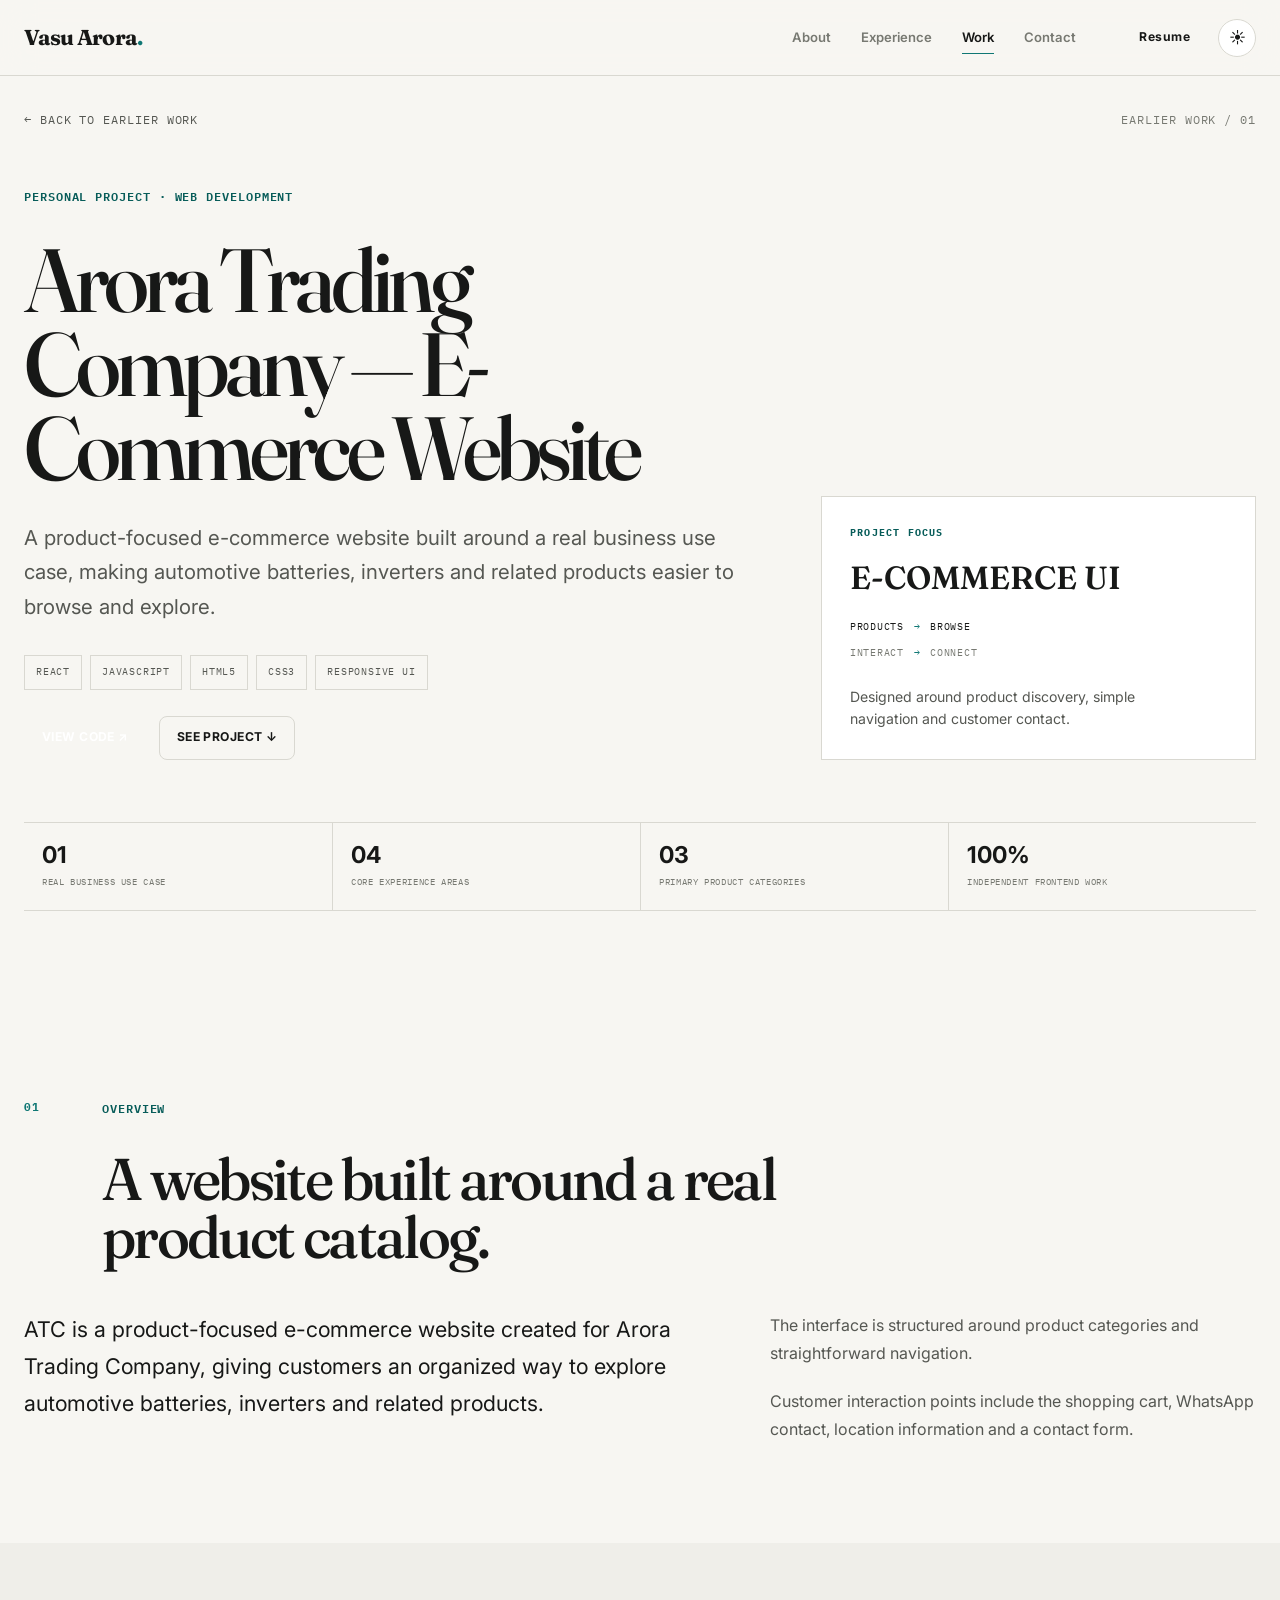
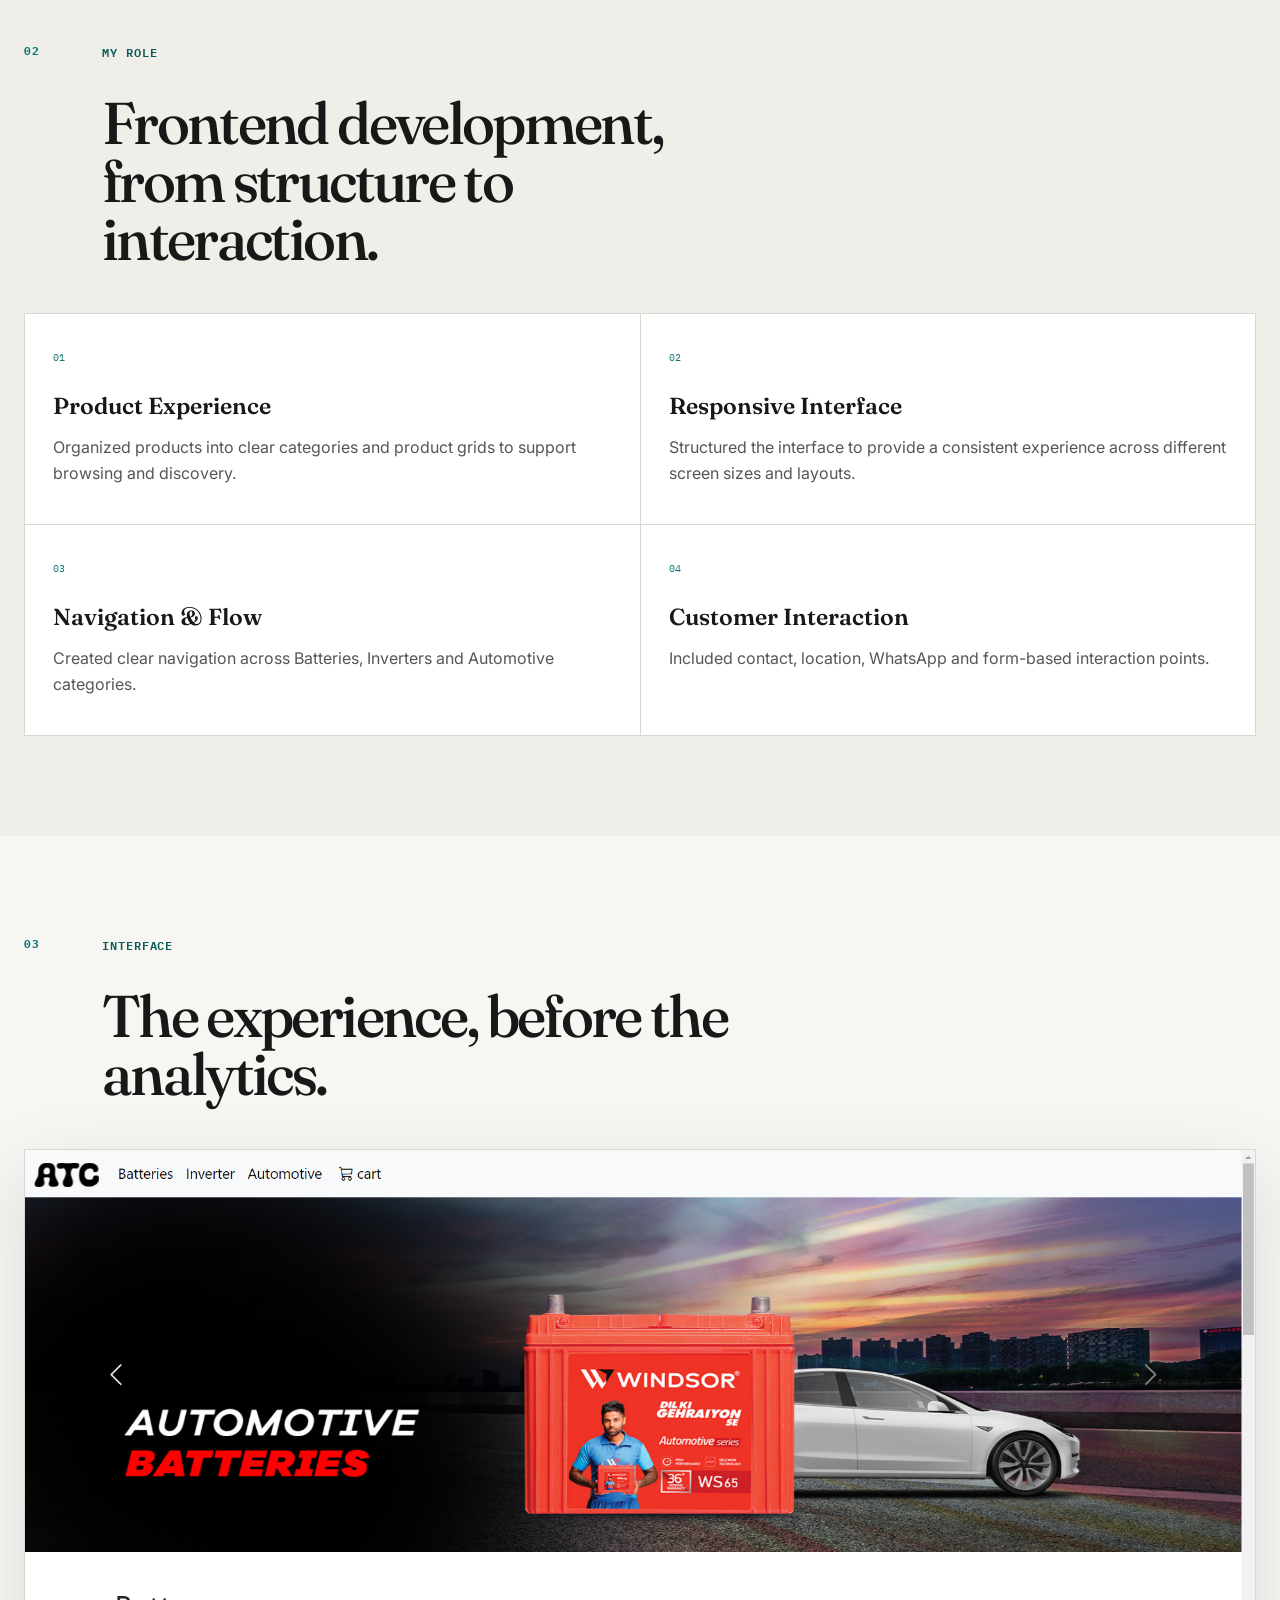
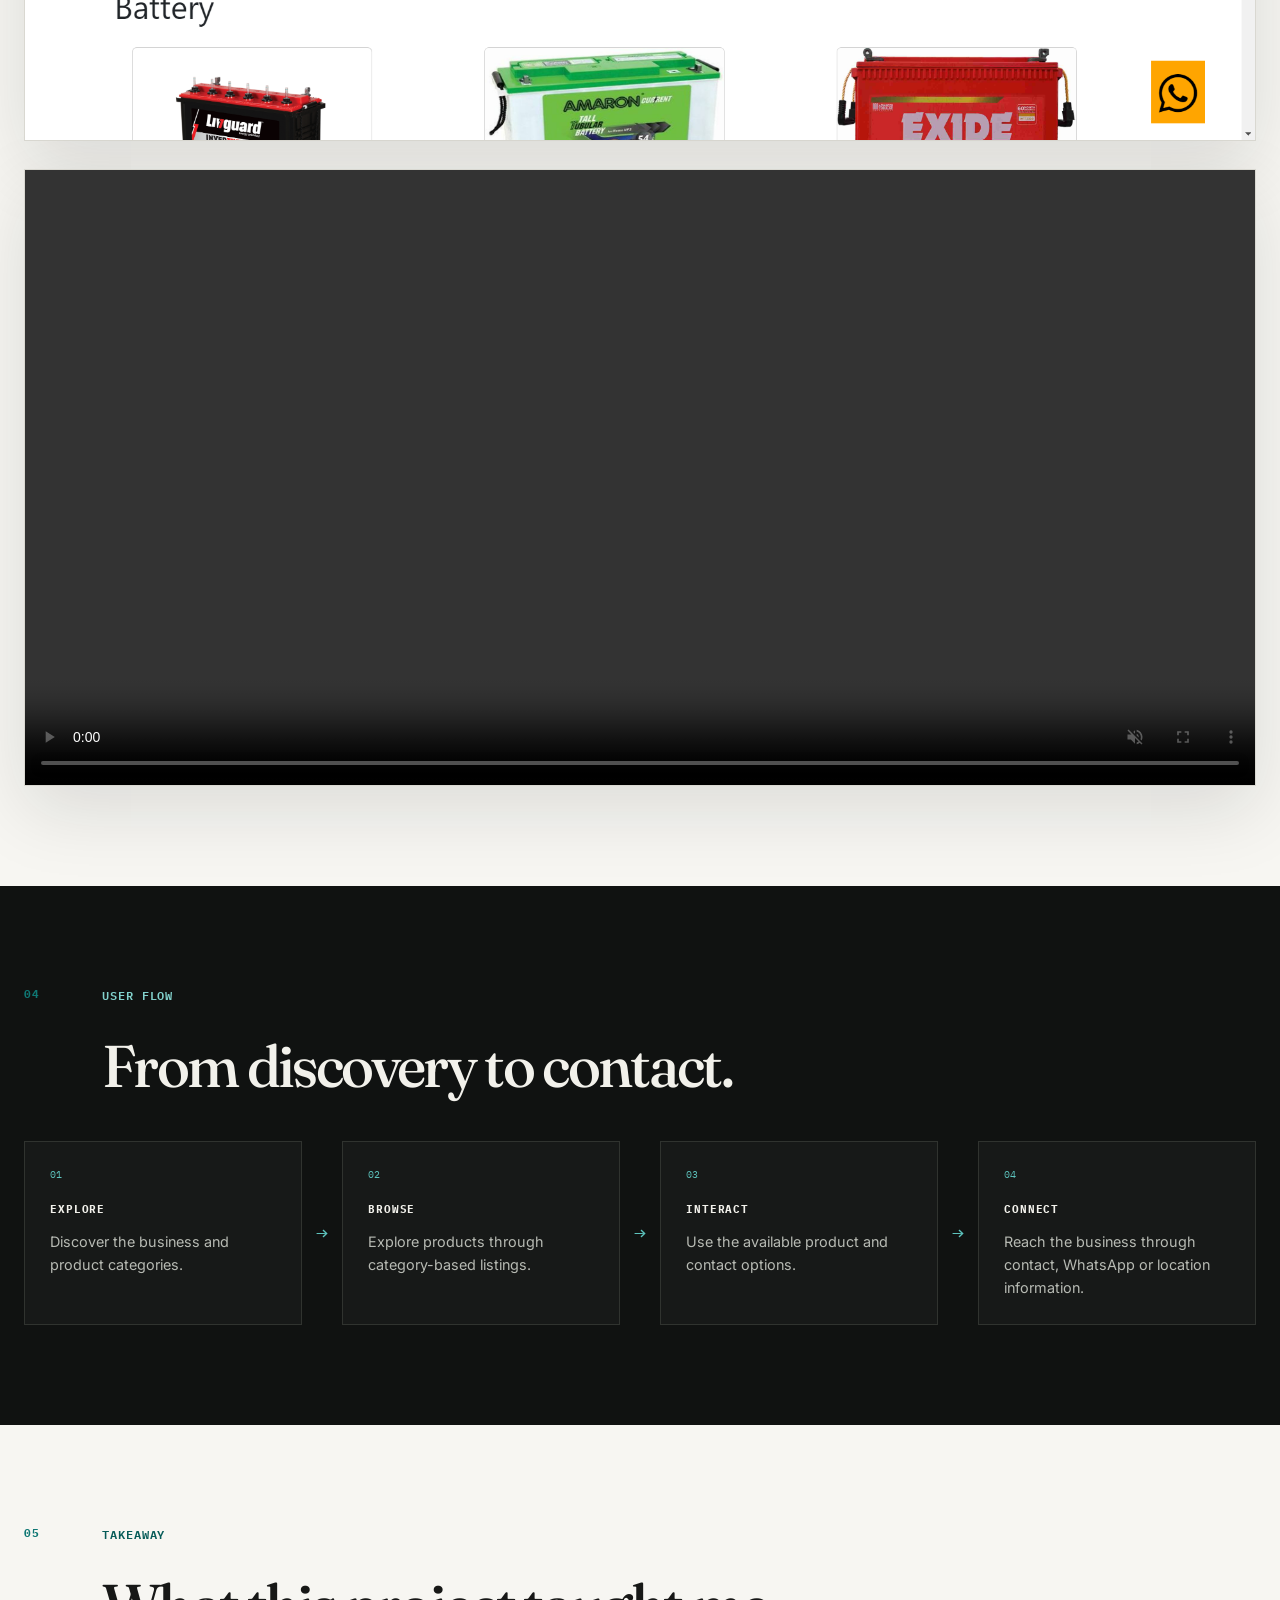
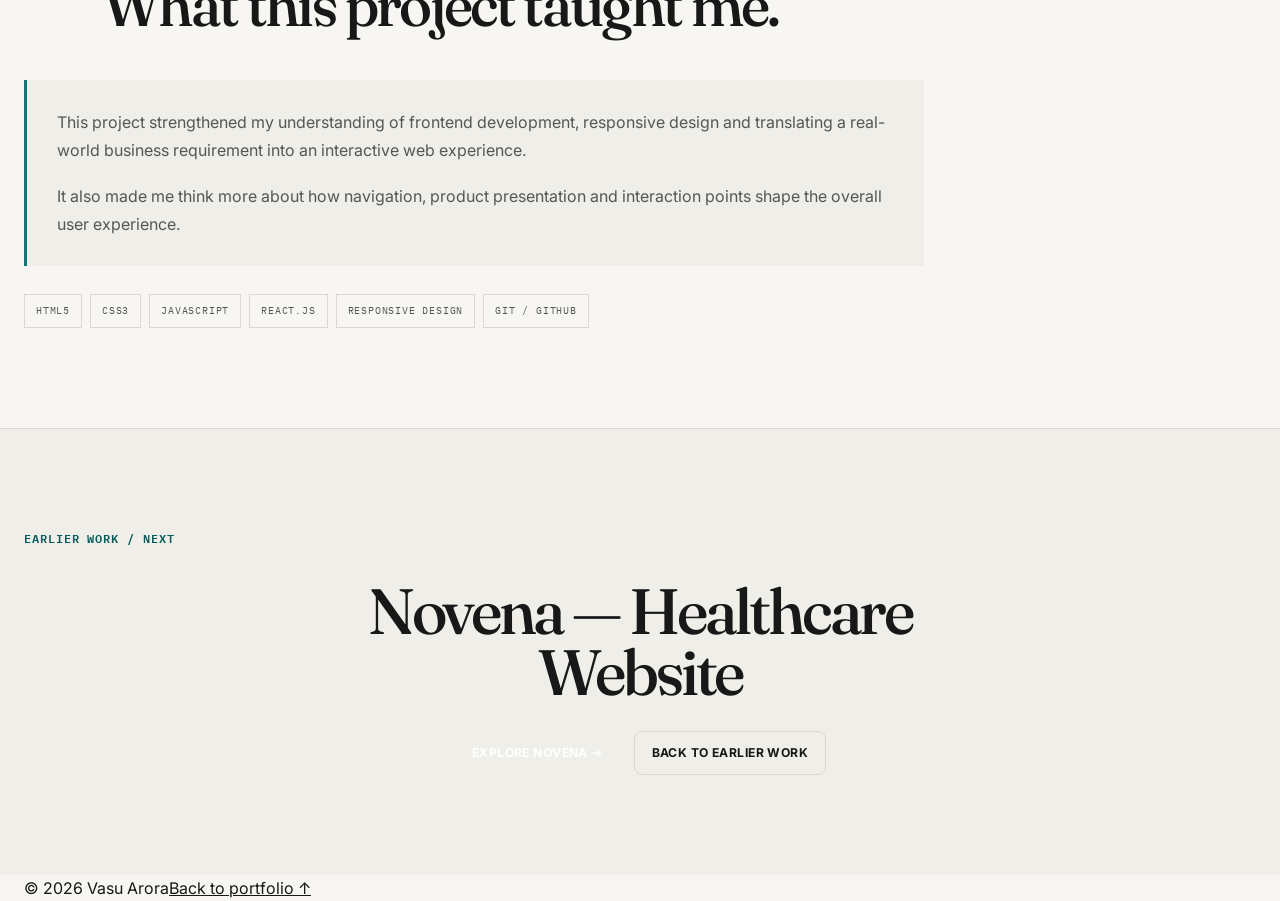
<file: earlier_work/atc.html>
<!DOCTYPE html>
<html lang="en">
<head>
  <meta charset="UTF-8">
  <meta name="viewport" content="width=device-width, initial-scale=1.0">
  <title>ATC — E-Commerce Website | Vasu Arora</title>
  <link rel="icon" type="image/png" href="../assets/icon/favicon.png">
  <meta name="description" content="ATC — a product-focused e-commerce website built for Arora Trading Company, focused on product discovery, navigation and customer interaction.">
  <meta name="author" content="Vasu Arora">
  <link rel="preconnect" href="https://fonts.googleapis.com">
  <link rel="preconnect" href="https://fonts.gstatic.com" crossorigin>
  <link href="https://fonts.googleapis.com/css2?family=Fraunces:opsz,wght@9..144,500;9..144,600&family=IBM+Plex+Mono:wght@400;500;600&family=Inter:wght@400;500;600;700;800&display=swap" rel="stylesheet">
  <link rel="stylesheet" href="../css/main.css">
  <link rel="stylesheet" href="../css/responsive.css">
  <link rel="stylesheet" href="../css/earlier-work.css">
</head>
<body class="earlier-work-page">
  <a class="skip-link" href="#main-content">Skip to content</a>
  <div id="scroll-progress" class="scroll-progress" aria-hidden="true"></div>

  <header id="site-header" class="site-header">
    <nav id="site-nav" class="site-nav" aria-label="Primary navigation">
      <div class="container nav-container">
        <a class="site-logo" href="../index.html" aria-label="Vasu Arora home">Vasu Arora<span class="logo-dot">.</span></a>
        <div id="desktop-nav" class="desktop-nav">
          <a class="nav-link" href="../index.html#about">About</a>
          <a class="nav-link" href="../index.html#experience">Experience</a>
          <a class="nav-link is-active" href="../index.html#selected-work">Work</a>
          <a class="nav-link" href="../index.html#contact">Contact</a>
        </div>
        <div class="nav-actions">
          <a class="button button-small button-outline" href="../resume/Vasu_Arora_Resume.pdf" target="_blank" rel="noopener">Resume</a>
          <button id="theme-toggle" class="theme-toggle" type="button" aria-label="Toggle dark and light mode" aria-pressed="false">
            <span class="theme-icon theme-icon-light" aria-hidden="true">☀</span>
            <span class="theme-icon theme-icon-dark" aria-hidden="true">☾</span>
          </button>
          <button id="menu-toggle" class="menu-toggle" type="button" aria-label="Open navigation menu" aria-expanded="false" aria-controls="mobile-nav">
            <span class="menu-line"></span><span class="menu-line"></span><span class="menu-line"></span>
          </button>
        </div>
      </div>
      <div id="mobile-nav" class="mobile-nav" aria-hidden="true">
        <a class="mobile-nav-link" href="../index.html#about">About</a>
        <a class="mobile-nav-link" href="../index.html#experience">Experience</a>
        <a class="mobile-nav-link" href="../index.html#selected-work">Work</a>
        <a class="mobile-nav-link" href="../index.html#contact">Contact</a>
        <a class="mobile-nav-link mobile-resume-link" href="../resume/Vasu_Arora_Resume.pdf" target="_blank" rel="noopener">View Resume</a>
      </div>
    </nav>
  </header>

  <main id="main-content">
    <section class="ew-hero">
      <div class="container">
        <div class="ew-hero-top">
          <a class="ew-back" href="../index.html#earlier-work">← Back to earlier work</a>
          <span class="ew-index">EARLIER WORK / 01</span>
        </div>
        <div class="ew-hero-grid">
          <div>
            <p class="section-eyebrow">PERSONAL PROJECT · WEB DEVELOPMENT</p>
            <h1>Arora Trading Company — E-Commerce Website</h1>
            <p class="ew-lead">A product-focused e-commerce website built around a real business use case, making automotive batteries, inverters and related products easier to browse and explore.</p>
            <div class="ew-tags"><span>REACT</span><span>JAVASCRIPT</span><span>HTML5</span><span>CSS3</span><span>RESPONSIVE UI</span></div>
            <div class="ew-actions">
              <a class="button button-primary" href="https://github.com/vasuarora210/Arora-Trading-Comapny.git" target="_blank" rel="noopener">VIEW CODE ↗</a>
              <a class="button button-secondary" href="#preview">SEE PROJECT ↓</a>
            </div>
          </div>
          <aside class="ew-signal">
            <span class="ew-signal-label">PROJECT FOCUS</span>
            <strong>E-COMMERCE UI</strong>
            <div class="ew-signal-row"><span>PRODUCTS</span><i>→</i><span>BROWSE</span></div>
            <div class="ew-signal-row"><span>INTERACT</span><i>→</i><span>CONNECT</span></div>
            <p>Designed around product discovery, simple navigation and customer contact.</p>
          </aside>
        </div>
        <div class="ew-metrics">
          <div><strong>01</strong><span>REAL BUSINESS USE CASE</span></div>
          <div><strong>04</strong><span>CORE EXPERIENCE AREAS</span></div>
          <div><strong>03</strong><span>PRIMARY PRODUCT CATEGORIES</span></div>
          <div><strong>100%</strong><span>INDEPENDENT FRONTEND WORK</span></div>
        </div>
      </div>
    </section>

    <section class="ew-section" id="overview">
      <div class="container">
        <div class="ew-head"><span>01</span><div><p class="section-eyebrow">OVERVIEW</p><h2>A website built around a real product catalog.</h2></div></div>
        <div class="ew-copy-grid">
          <p class="ew-lead-copy">ATC is a product-focused e-commerce website created for Arora Trading Company, giving customers an organized way to explore automotive batteries, inverters and related products.</p>
          <div class="ew-copy-stack">
            <p>The interface is structured around product categories and straightforward navigation.</p>
            <p>Customer interaction points include the shopping cart, WhatsApp contact, location information and a contact form.</p>
          </div>
        </div>
      </div>
    </section>

    <section class="ew-section ew-soft">
      <div class="container">
        <div class="ew-head"><span>02</span><div><p class="section-eyebrow">MY ROLE</p><h2>Frontend development, from structure to interaction.</h2></div></div>
        <div class="ew-role-grid">
          <article><span>01</span><h3>Product Experience</h3><p>Organized products into clear categories and product grids to support browsing and discovery.</p></article>
          <article><span>02</span><h3>Responsive Interface</h3><p>Structured the interface to provide a consistent experience across different screen sizes and layouts.</p></article>
          <article><span>03</span><h3>Navigation & Flow</h3><p>Created clear navigation across Batteries, Inverters and Automotive categories.</p></article>
          <article><span>04</span><h3>Customer Interaction</h3><p>Included contact, location, WhatsApp and form-based interaction points.</p></article>
        </div>
      </div>
    </section>

    <section class="ew-section" id="preview">
      <div class="container ew-wide">
        <div class="ew-head"><span>03</span><div><p class="section-eyebrow">INTERFACE</p><h2>The experience, before the analytics.</h2></div></div>
        <div class="ew-image-frame"><img src="../assets/earlier-work/atc.png" alt="Arora Trading Company e-commerce website preview"></div>
        <div class="ew-video-frame">
          <video controls muted playsinline preload="metadata">
            <source src="../assets/earlier-work/atc.mp4" type="video/mp4">
          </video>
        </div>
      </div>
    </section>

    <section class="ew-section ew-dark">
      <div class="container">
        <div class="ew-head ew-light"><span>04</span><div><p class="section-eyebrow">USER FLOW</p><h2>From discovery to contact.</h2></div></div>
        <div class="ew-flow">
          <article><span>01</span><strong>EXPLORE</strong><p>Discover the business and product categories.</p></article>
          <i>→</i>
          <article><span>02</span><strong>BROWSE</strong><p>Explore products through category-based listings.</p></article>
          <i>→</i>
          <article><span>03</span><strong>INTERACT</strong><p>Use the available product and contact options.</p></article>
          <i>→</i>
          <article><span>04</span><strong>CONNECT</strong><p>Reach the business through contact, WhatsApp or location information.</p></article>
        </div>
      </div>
    </section>

    <section class="ew-section">
      <div class="container">
        <div class="ew-head"><span>05</span><div><p class="section-eyebrow">TAKEAWAY</p><h2>What this project taught me.</h2></div></div>
        <div class="ew-takeaway"><p>This project strengthened my understanding of frontend development, responsive design and translating a real-world business requirement into an interactive web experience.</p><p>It also made me think more about how navigation, product presentation and interaction points shape the overall user experience.</p></div>
        <div class="ew-stack"><span>HTML5</span><span>CSS3</span><span>JAVASCRIPT</span><span>REACT.JS</span><span>RESPONSIVE DESIGN</span><span>GIT / GITHUB</span></div>
      </div>
    </section>

    <section class="ew-next">
      <div class="container">
        <p class="section-eyebrow">EARLIER WORK / NEXT</p>
        <h2>Novena — Healthcare Website</h2>
        <div class="ew-next-actions"><a class="button button-primary" href="./novena.html">EXPLORE NOVENA →</a><a class="button button-secondary" href="../index.html#earlier-work">BACK TO EARLIER WORK</a></div>
      </div>
    </section>
  </main>

  <footer class="case-footer"><div class="container"><span>© 2026 Vasu Arora</span><a href="../index.html">Back to portfolio ↑</a></div></footer>
  <script src="../js/main.js"></script>
</body>
</html>
</file>
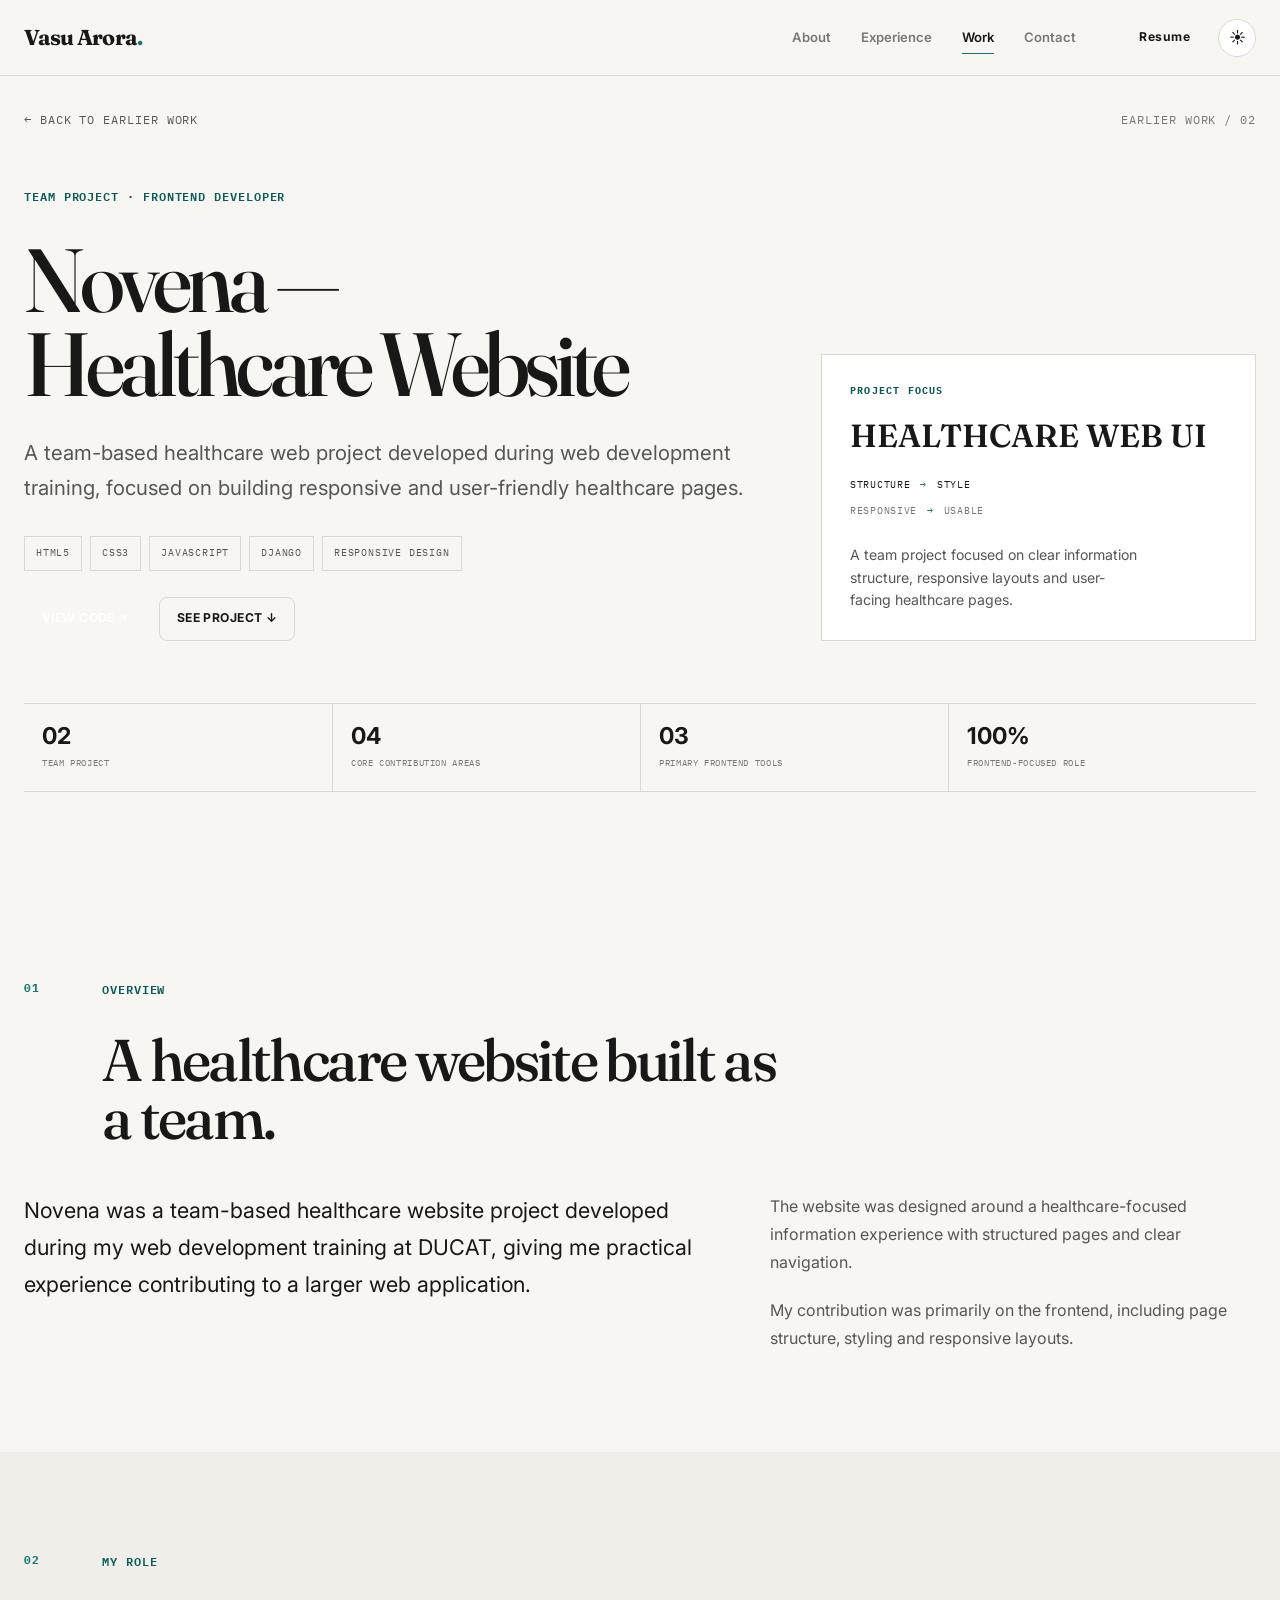
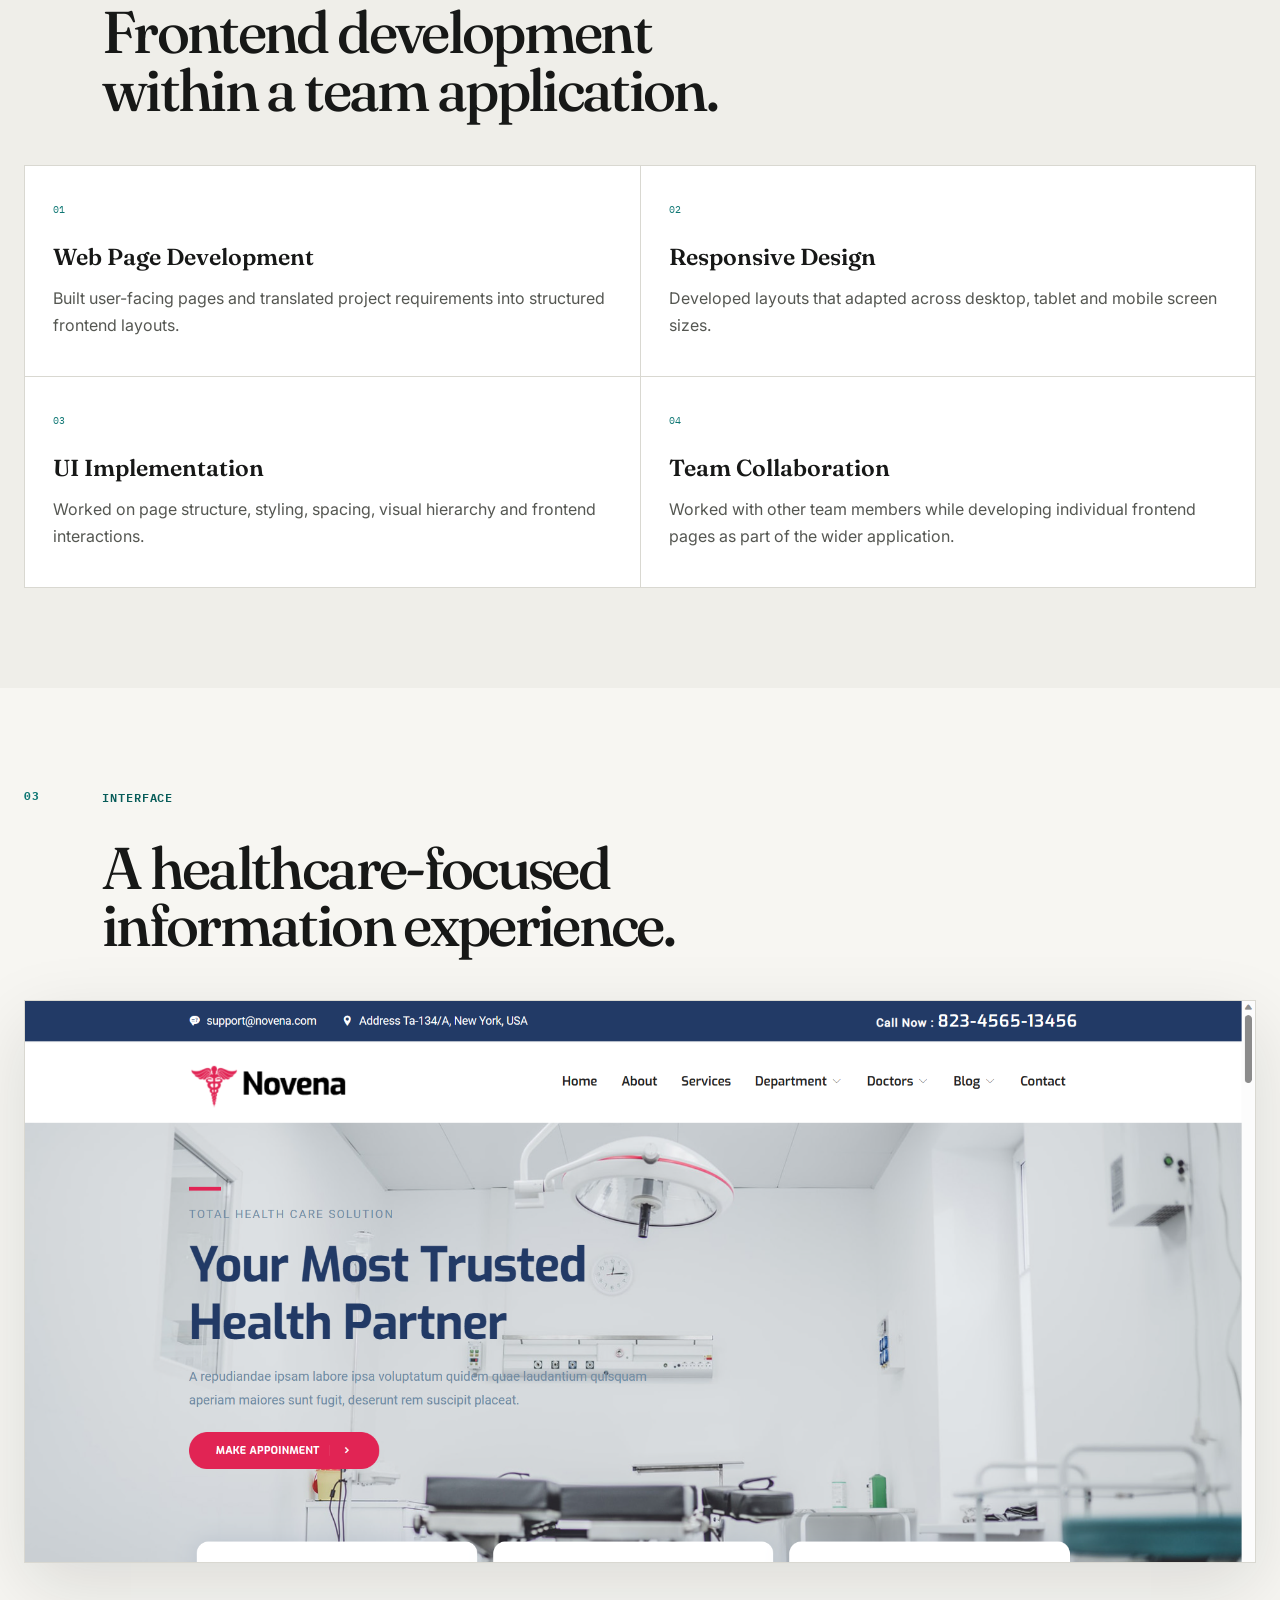
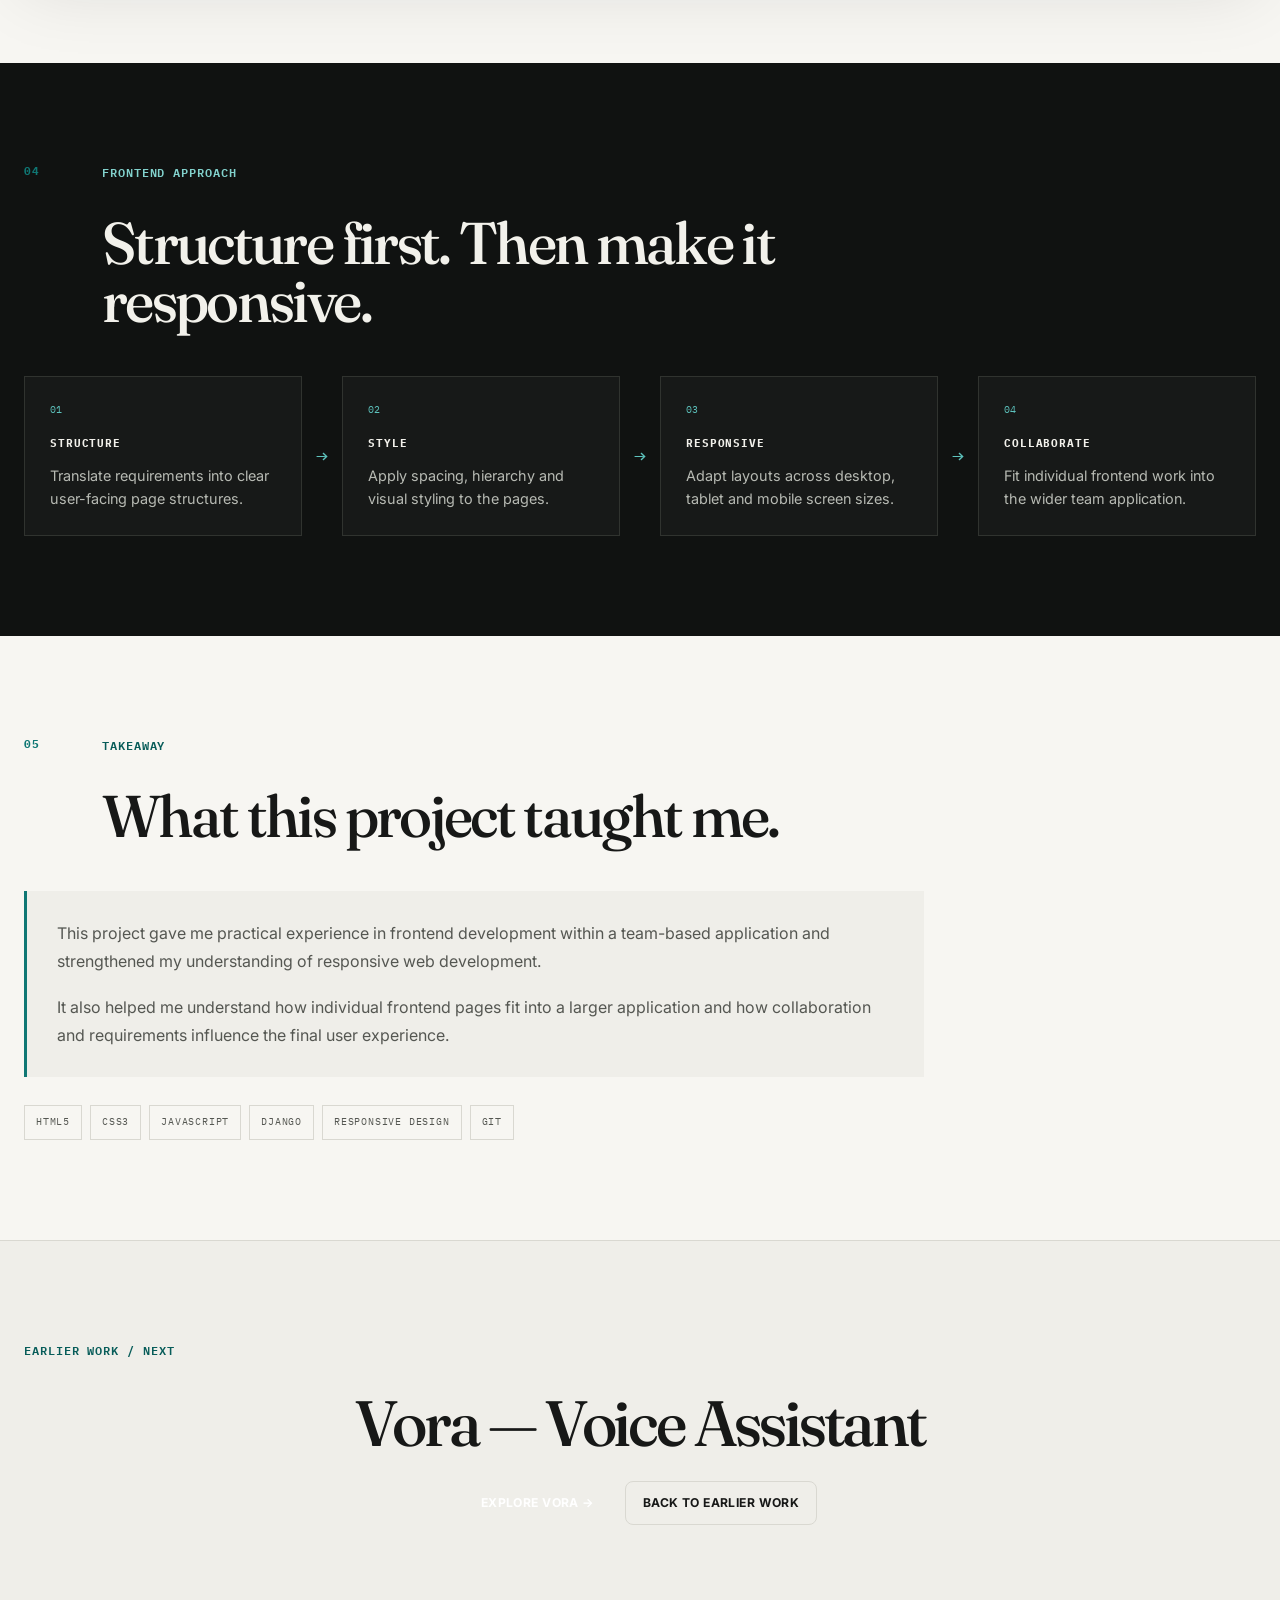
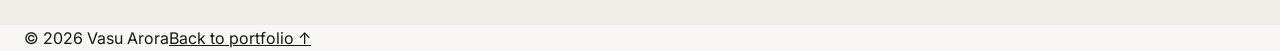
<file: earlier_work/novena.html>
<!DOCTYPE html>
<html lang="en">
<head>
  <meta charset="UTF-8">
  <meta name="viewport" content="width=device-width, initial-scale=1.0">
  <title>Novena — Healthcare Website | Vasu Arora</title>
  <meta name="description" content="Novena — a team-based healthcare website developed during web development training, with Vasu Arora contributing primarily to frontend development and responsive UI.">
  <meta name="author" content="Vasu Arora">
  <link rel="icon" type="image/png" href="../assets/icon/favicon.png">
  <link rel="preconnect" href="https://fonts.googleapis.com">
  <link rel="preconnect" href="https://fonts.gstatic.com" crossorigin>
  <link href="https://fonts.googleapis.com/css2?family=Fraunces:opsz,wght@9..144,500;9..144,600&family=IBM+Plex+Mono:wght@400;500;600&family=Inter:wght@400;500;600;700;800&display=swap" rel="stylesheet">
  <link rel="stylesheet" href="../css/main.css">
  <link rel="stylesheet" href="../css/responsive.css">
  <link rel="stylesheet" href="../css/earlier-work.css">
</head>
<body class="earlier-work-page">
  <a class="skip-link" href="#main-content">Skip to content</a>
  <div id="scroll-progress" class="scroll-progress" aria-hidden="true"></div>

  <header id="site-header" class="site-header">
    <nav id="site-nav" class="site-nav" aria-label="Primary navigation">
      <div class="container nav-container">
        <a class="site-logo" href="../index.html" aria-label="Vasu Arora home">Vasu Arora<span class="logo-dot">.</span></a>
        <div id="desktop-nav" class="desktop-nav">
          <a class="nav-link" href="../index.html#about">About</a>
          <a class="nav-link" href="../index.html#experience">Experience</a>
          <a class="nav-link is-active" href="../index.html#selected-work">Work</a>
          <a class="nav-link" href="../index.html#contact">Contact</a>
        </div>
        <div class="nav-actions">
          <a class="button button-small button-outline" href="../resume/Vasu_Arora_Resume.pdf" target="_blank" rel="noopener">Resume</a>
          <button id="theme-toggle" class="theme-toggle" type="button" aria-label="Toggle dark and light mode" aria-pressed="false">
            <span class="theme-icon theme-icon-light" aria-hidden="true">☀</span>
            <span class="theme-icon theme-icon-dark" aria-hidden="true">☾</span>
          </button>
          <button id="menu-toggle" class="menu-toggle" type="button" aria-label="Open navigation menu" aria-expanded="false" aria-controls="mobile-nav">
            <span class="menu-line"></span><span class="menu-line"></span><span class="menu-line"></span>
          </button>
        </div>
      </div>
      <div id="mobile-nav" class="mobile-nav" aria-hidden="true">
        <a class="mobile-nav-link" href="../index.html#about">About</a>
        <a class="mobile-nav-link" href="../index.html#experience">Experience</a>
        <a class="mobile-nav-link" href="../index.html#selected-work">Work</a>
        <a class="mobile-nav-link" href="../index.html#contact">Contact</a>
        <a class="mobile-nav-link mobile-resume-link" href="../resume/Vasu_Arora_Resume.pdf" target="_blank" rel="noopener">View Resume</a>
      </div>
    </nav>
  </header>

  <main id="main-content">
    <section class="ew-hero">
      <div class="container">
        <div class="ew-hero-top">
          <a class="ew-back" href="../index.html#earlier-work">← Back to earlier work</a>
          <span class="ew-index">EARLIER WORK / 02</span>
        </div>

        <div class="ew-hero-grid">
          <div>
            <p class="section-eyebrow">TEAM PROJECT · FRONTEND DEVELOPER</p>
            <h1>Novena — Healthcare Website</h1>
            <p class="ew-lead">A team-based healthcare web project developed during web development training, focused on building responsive and user-friendly healthcare pages.</p>
            <div class="ew-tags">
              <span>HTML5</span><span>CSS3</span><span>JAVASCRIPT</span><span>DJANGO</span><span>RESPONSIVE DESIGN</span>
            </div>
            <div class="ew-actions">
              <a class="button button-primary" href="https://github.com/vasuarora210/Novena.git" target="_blank" rel="noopener">VIEW CODE ↗</a>
              <a class="button button-secondary" href="#preview">SEE PROJECT ↓</a>
            </div>
          </div>

          <aside class="ew-signal">
            <span class="ew-signal-label">PROJECT FOCUS</span>
            <strong>HEALTHCARE WEB UI</strong>
            <div class="ew-signal-row"><span>STRUCTURE</span><i>→</i><span>STYLE</span></div>
            <div class="ew-signal-row"><span>RESPONSIVE</span><i>→</i><span>USABLE</span></div>
            <p>A team project focused on clear information structure, responsive layouts and user-facing healthcare pages.</p>
          </aside>
        </div>

        <div class="ew-metrics">
          <div><strong>02</strong><span>TEAM PROJECT</span></div>
          <div><strong>04</strong><span>CORE CONTRIBUTION AREAS</span></div>
          <div><strong>03</strong><span>PRIMARY FRONTEND TOOLS</span></div>
          <div><strong>100%</strong><span>FRONTEND-FOCUSED ROLE</span></div>
        </div>
      </div>
    </section>

    <section class="ew-section" id="overview">
      <div class="container">
        <div class="ew-head">
          <span>01</span>
          <div><p class="section-eyebrow">OVERVIEW</p><h2>A healthcare website built as a team.</h2></div>
        </div>
        <div class="ew-copy-grid">
          <p class="ew-lead-copy">Novena was a team-based healthcare website project developed during my web development training at DUCAT, giving me practical experience contributing to a larger web application.</p>
          <div class="ew-copy-stack">
            <p>The website was designed around a healthcare-focused information experience with structured pages and clear navigation.</p>
            <p>My contribution was primarily on the frontend, including page structure, styling and responsive layouts.</p>
          </div>
        </div>
      </div>
    </section>

    <section class="ew-section ew-soft">
      <div class="container">
        <div class="ew-head">
          <span>02</span>
          <div><p class="section-eyebrow">MY ROLE</p><h2>Frontend development within a team application.</h2></div>
        </div>
        <div class="ew-role-grid">
          <article><span>01</span><h3>Web Page Development</h3><p>Built user-facing pages and translated project requirements into structured frontend layouts.</p></article>
          <article><span>02</span><h3>Responsive Design</h3><p>Developed layouts that adapted across desktop, tablet and mobile screen sizes.</p></article>
          <article><span>03</span><h3>UI Implementation</h3><p>Worked on page structure, styling, spacing, visual hierarchy and frontend interactions.</p></article>
          <article><span>04</span><h3>Team Collaboration</h3><p>Worked with other team members while developing individual frontend pages as part of the wider application.</p></article>
        </div>
      </div>
    </section>

    <section class="ew-section" id="preview">
      <div class="container ew-wide">
        <div class="ew-head">
          <span>03</span>
          <div><p class="section-eyebrow">INTERFACE</p><h2>A healthcare-focused information experience.</h2></div>
        </div>
        <div class="ew-image-frame">
          <img src="../assets/earlier-work/Novena.png" alt="Novena healthcare website preview">
        </div>
      </div>
    </section>

    <section class="ew-section ew-dark">
      <div class="container">
        <div class="ew-head ew-light">
          <span>04</span>
          <div><p class="section-eyebrow">FRONTEND APPROACH</p><h2>Structure first. Then make it responsive.</h2></div>
        </div>
        <div class="ew-flow">
          <article><span>01</span><strong>STRUCTURE</strong><p>Translate requirements into clear user-facing page structures.</p></article>
          <i>→</i>
          <article><span>02</span><strong>STYLE</strong><p>Apply spacing, hierarchy and visual styling to the pages.</p></article>
          <i>→</i>
          <article><span>03</span><strong>RESPONSIVE</strong><p>Adapt layouts across desktop, tablet and mobile screen sizes.</p></article>
          <i>→</i>
          <article><span>04</span><strong>COLLABORATE</strong><p>Fit individual frontend work into the wider team application.</p></article>
        </div>
      </div>
    </section>

    <section class="ew-section">
      <div class="container">
        <div class="ew-head">
          <span>05</span>
          <div><p class="section-eyebrow">TAKEAWAY</p><h2>What this project taught me.</h2></div>
        </div>
        <div class="ew-takeaway">
          <p>This project gave me practical experience in frontend development within a team-based application and strengthened my understanding of responsive web development.</p>
          <p>It also helped me understand how individual frontend pages fit into a larger application and how collaboration and requirements influence the final user experience.</p>
        </div>
        <div class="ew-stack">
          <span>HTML5</span><span>CSS3</span><span>JAVASCRIPT</span><span>DJANGO</span><span>RESPONSIVE DESIGN</span><span>GIT</span>
        </div>
      </div>
    </section>

    <section class="ew-next">
      <div class="container">
        <p class="section-eyebrow">EARLIER WORK / NEXT</p>
        <h2>Vora — Voice Assistant</h2>
        <div class="ew-next-actions">
          <a class="button button-primary" href="./vora.html">EXPLORE VORA →</a>
          <a class="button button-secondary" href="../index.html#earlier-work">BACK TO EARLIER WORK</a>
        </div>
      </div>
    </section>
  </main>

  <footer class="case-footer">
    <div class="container"><span>© 2026 Vasu Arora</span><a href="../index.html">Back to portfolio ↑</a></div>
  </footer>

  <script src="../js/main.js"></script>
</body>
</html>
</file>
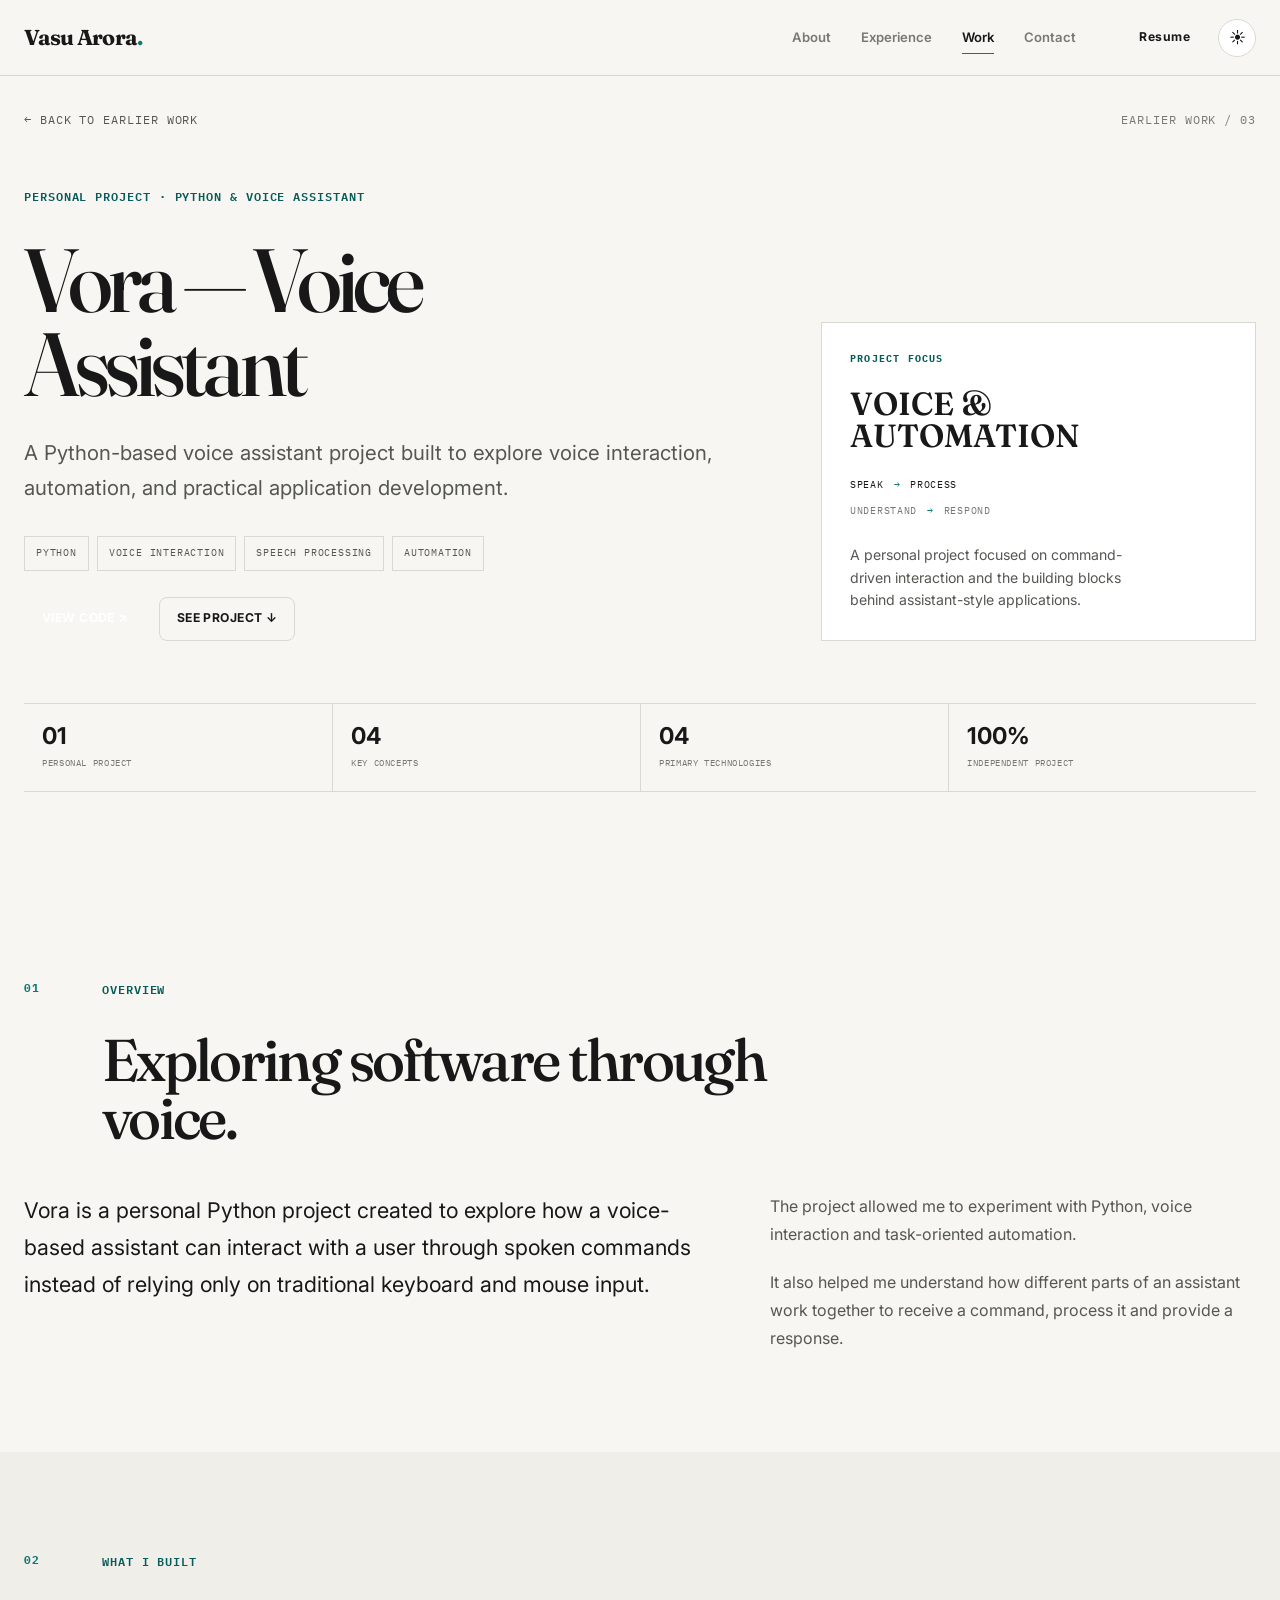
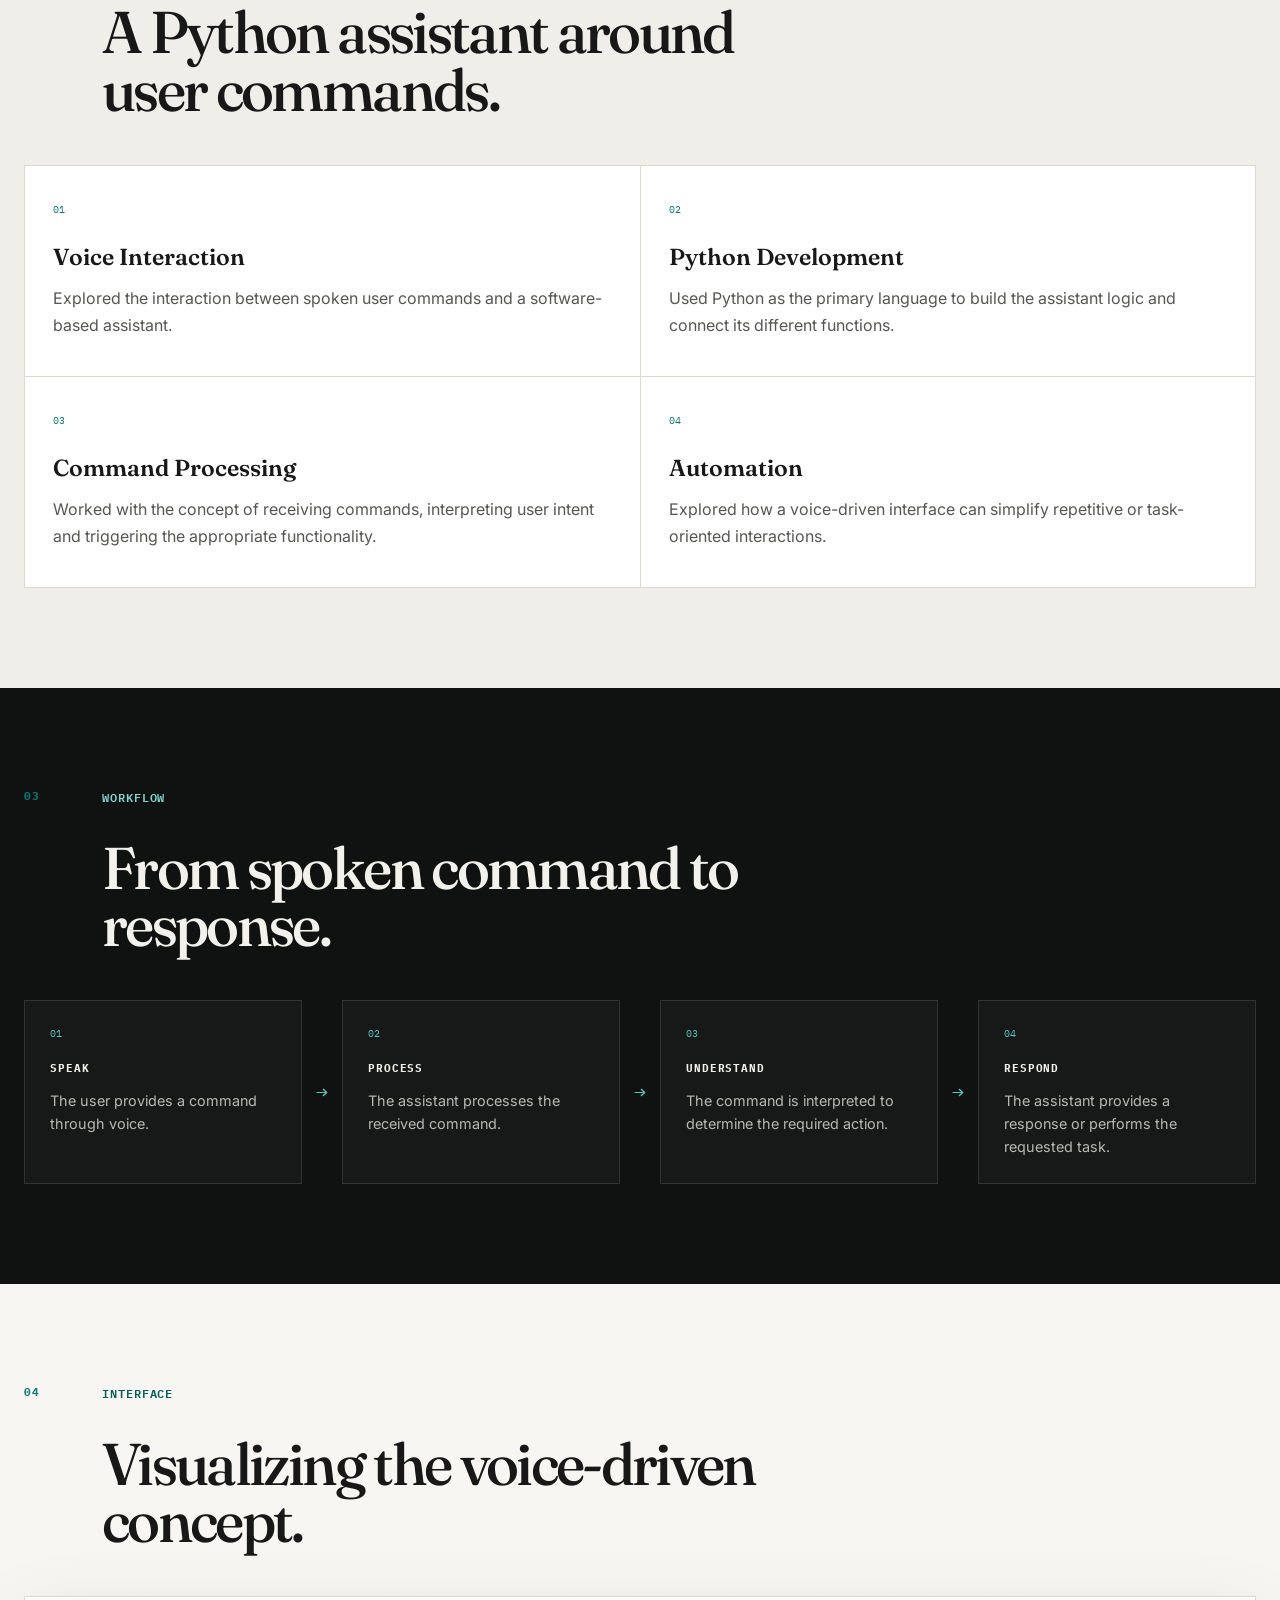
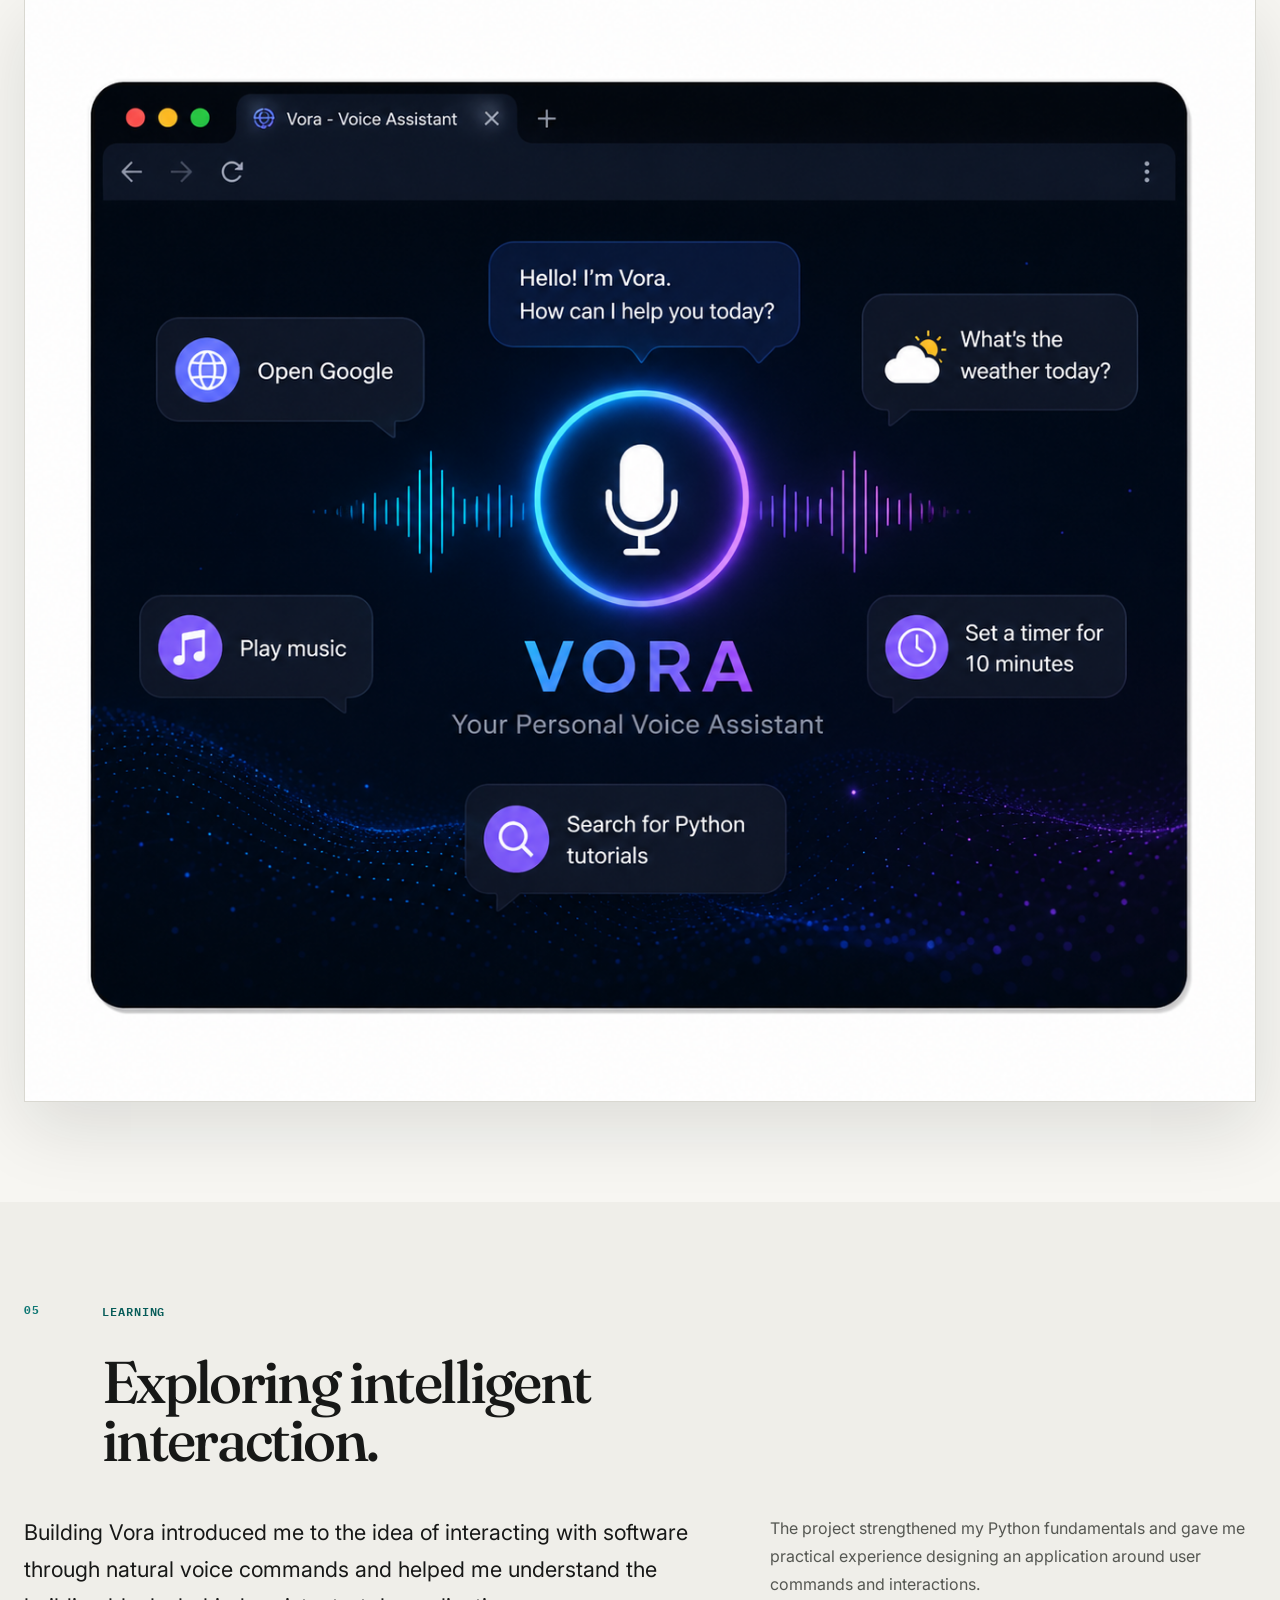
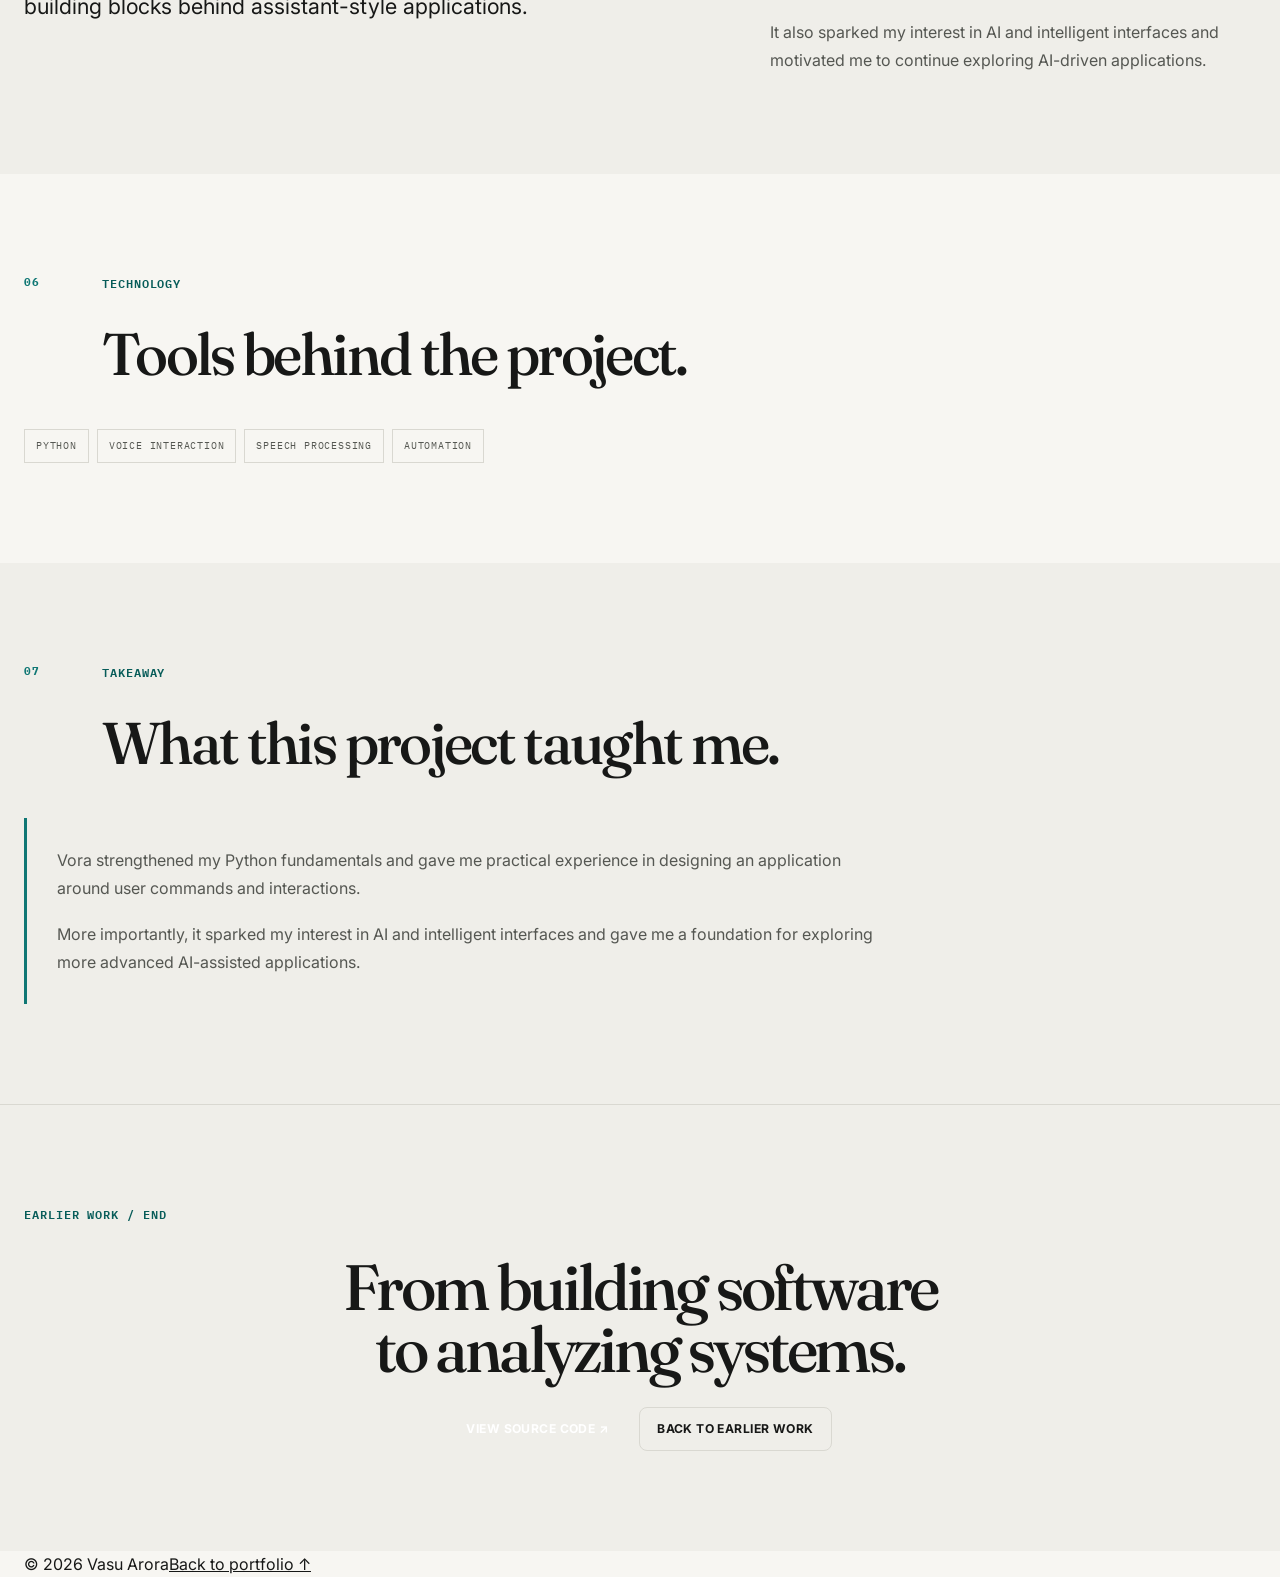
<file: earlier_work/vora.html>
<!DOCTYPE html>
<html lang="en">
<head>
  <meta charset="UTF-8">
  <meta name="viewport" content="width=device-width, initial-scale=1.0">
  <title>Vora — Voice Assistant | Vasu Arora</title>
  <meta name="description" content="Vora — a personal Python voice assistant project exploring voice interaction, command processing and automation.">
  <meta name="author" content="Vasu Arora">
  <link rel="preconnect" href="https://fonts.googleapis.com">
  <link rel="icon" type="image/png" href="../assets/icon/favicon.png">
  <link rel="preconnect" href="https://fonts.gstatic.com" crossorigin>
  <link href="https://fonts.googleapis.com/css2?family=Fraunces:opsz,wght@9..144,500;9..144,600&family=IBM+Plex+Mono:wght@400;500;600&family=Inter:wght@400;500;600;700;800&display=swap" rel="stylesheet">
  <link rel="stylesheet" href="../css/main.css">
  <link rel="stylesheet" href="../css/responsive.css">
  <link rel="stylesheet" href="../css/earlier-work.css">
</head>
<body class="earlier-work-page">
  <a class="skip-link" href="#main-content">Skip to content</a>
  <div id="scroll-progress" class="scroll-progress" aria-hidden="true"></div>

  <header id="site-header" class="site-header">
    <nav id="site-nav" class="site-nav" aria-label="Primary navigation">
      <div class="container nav-container">
        <a class="site-logo" href="../index.html" aria-label="Vasu Arora home">Vasu Arora<span class="logo-dot">.</span></a>
        <div id="desktop-nav" class="desktop-nav">
          <a class="nav-link" href="../index.html#about">About</a>
          <a class="nav-link" href="../index.html#experience">Experience</a>
          <a class="nav-link is-active" href="../index.html#selected-work">Work</a>
          <a class="nav-link" href="../index.html#contact">Contact</a>
        </div>
        <div class="nav-actions">
          <a class="button button-small button-outline" href="../resume/Vasu_Arora_Resume.pdf" target="_blank" rel="noopener">Resume</a>
          <button id="theme-toggle" class="theme-toggle" type="button" aria-label="Toggle dark and light mode" aria-pressed="false">
            <span class="theme-icon theme-icon-light" aria-hidden="true">☀</span>
            <span class="theme-icon theme-icon-dark" aria-hidden="true">☾</span>
          </button>
          <button id="menu-toggle" class="menu-toggle" type="button" aria-label="Open navigation menu" aria-expanded="false" aria-controls="mobile-nav">
            <span class="menu-line"></span><span class="menu-line"></span><span class="menu-line"></span>
          </button>
        </div>
      </div>
      <div id="mobile-nav" class="mobile-nav" aria-hidden="true">
        <a class="mobile-nav-link" href="../index.html#about">About</a>
        <a class="mobile-nav-link" href="../index.html#experience">Experience</a>
        <a class="mobile-nav-link" href="../index.html#selected-work">Work</a>
        <a class="mobile-nav-link" href="../index.html#contact">Contact</a>
        <a class="mobile-nav-link mobile-resume-link" href="../resume/Vasu_Arora_Resume.pdf" target="_blank" rel="noopener">View Resume</a>
      </div>
    </nav>
  </header>

  <main id="main-content">
    <section class="ew-hero">
      <div class="container">
        <div class="ew-hero-top">
          <a class="ew-back" href="../index.html#earlier-work">← Back to earlier work</a>
          <span class="ew-index">EARLIER WORK / 03</span>
        </div>

        <div class="ew-hero-grid">
          <div>
            <p class="section-eyebrow">PERSONAL PROJECT · PYTHON &amp; VOICE ASSISTANT</p>
            <h1>Vora — Voice Assistant</h1>
            <p class="ew-lead">A Python-based voice assistant project built to explore voice interaction, automation, and practical application development.</p>
            <div class="ew-tags">
              <span>PYTHON</span><span>VOICE INTERACTION</span><span>SPEECH PROCESSING</span><span>AUTOMATION</span>
            </div>
            <div class="ew-actions">
              <a class="button button-primary" href="https://github.com/vasuarora210/Voice_Assistant.git" target="_blank" rel="noopener">VIEW CODE ↗</a>
              <a class="button button-secondary" href="#preview">SEE PROJECT ↓</a>
            </div>
          </div>

          <aside class="ew-signal">
            <span class="ew-signal-label">PROJECT FOCUS</span>
            <strong>VOICE &amp; AUTOMATION</strong>
            <div class="ew-signal-row"><span>SPEAK</span><i>→</i><span>PROCESS</span></div>
            <div class="ew-signal-row"><span>UNDERSTAND</span><i>→</i><span>RESPOND</span></div>
            <p>A personal project focused on command-driven interaction and the building blocks behind assistant-style applications.</p>
          </aside>
        </div>

        <div class="ew-metrics">
          <div><strong>01</strong><span>PERSONAL PROJECT</span></div>
          <div><strong>04</strong><span>KEY CONCEPTS</span></div>
          <div><strong>04</strong><span>PRIMARY TECHNOLOGIES</span></div>
          <div><strong>100%</strong><span>INDEPENDENT PROJECT</span></div>
        </div>
      </div>
    </section>

    <section class="ew-section" id="overview">
      <div class="container">
        <div class="ew-head">
          <span>01</span>
          <div><p class="section-eyebrow">OVERVIEW</p><h2>Exploring software through voice.</h2></div>
        </div>
        <div class="ew-copy-grid">
          <p class="ew-lead-copy">Vora is a personal Python project created to explore how a voice-based assistant can interact with a user through spoken commands instead of relying only on traditional keyboard and mouse input.</p>
          <div class="ew-copy-stack">
            <p>The project allowed me to experiment with Python, voice interaction and task-oriented automation.</p>
            <p>It also helped me understand how different parts of an assistant work together to receive a command, process it and provide a response.</p>
          </div>
        </div>
      </div>
    </section>

    <section class="ew-section ew-soft">
      <div class="container">
        <div class="ew-head">
          <span>02</span>
          <div><p class="section-eyebrow">WHAT I BUILT</p><h2>A Python assistant around user commands.</h2></div>
        </div>
        <div class="ew-role-grid">
          <article><span>01</span><h3>Voice Interaction</h3><p>Explored the interaction between spoken user commands and a software-based assistant.</p></article>
          <article><span>02</span><h3>Python Development</h3><p>Used Python as the primary language to build the assistant logic and connect its different functions.</p></article>
          <article><span>03</span><h3>Command Processing</h3><p>Worked with the concept of receiving commands, interpreting user intent and triggering the appropriate functionality.</p></article>
          <article><span>04</span><h3>Automation</h3><p>Explored how a voice-driven interface can simplify repetitive or task-oriented interactions.</p></article>
        </div>
      </div>
    </section>

    <section class="ew-section ew-dark">
      <div class="container">
        <div class="ew-head ew-light">
          <span>03</span>
          <div><p class="section-eyebrow">WORKFLOW</p><h2>From spoken command to response.</h2></div>
        </div>
        <div class="ew-flow">
          <article><span>01</span><strong>SPEAK</strong><p>The user provides a command through voice.</p></article>
          <i>→</i>
          <article><span>02</span><strong>PROCESS</strong><p>The assistant processes the received command.</p></article>
          <i>→</i>
          <article><span>03</span><strong>UNDERSTAND</strong><p>The command is interpreted to determine the required action.</p></article>
          <i>→</i>
          <article><span>04</span><strong>RESPOND</strong><p>The assistant provides a response or performs the requested task.</p></article>
        </div>
      </div>
    </section>

    <section class="ew-section" id="preview">
      <div class="container ew-wide">
        <div class="ew-head">
          <span>04</span>
          <div><p class="section-eyebrow">INTERFACE</p><h2>Visualizing the voice-driven concept.</h2></div>
        </div>
        <div class="ew-image-frame">
          <img src="../assets/earlier-work/vora.png" alt="Vora Voice Assistant project preview">
        </div>
      </div>
    </section>

    <section class="ew-section ew-soft">
      <div class="container">
        <div class="ew-head">
          <span>05</span>
          <div><p class="section-eyebrow">LEARNING</p><h2>Exploring intelligent interaction.</h2></div>
        </div>
        <div class="ew-copy-grid">
          <p class="ew-lead-copy">Building Vora introduced me to the idea of interacting with software through natural voice commands and helped me understand the building blocks behind assistant-style applications.</p>
          <div class="ew-copy-stack">
            <p>The project strengthened my Python fundamentals and gave me practical experience designing an application around user commands and interactions.</p>
            <p>It also sparked my interest in AI and intelligent interfaces and motivated me to continue exploring AI-driven applications.</p>
          </div>
        </div>
      </div>
    </section>

    <section class="ew-section">
      <div class="container">
        <div class="ew-head">
          <span>06</span>
          <div><p class="section-eyebrow">TECHNOLOGY</p><h2>Tools behind the project.</h2></div>
        </div>
        <div class="ew-stack">
          <span>PYTHON</span><span>VOICE INTERACTION</span><span>SPEECH PROCESSING</span><span>AUTOMATION</span>
        </div>
      </div>
    </section>

    <section class="ew-section ew-soft">
      <div class="container">
        <div class="ew-head">
          <span>07</span>
          <div><p class="section-eyebrow">TAKEAWAY</p><h2>What this project taught me.</h2></div>
        </div>
        <div class="ew-takeaway">
          <p>Vora strengthened my Python fundamentals and gave me practical experience in designing an application around user commands and interactions.</p>
          <p>More importantly, it sparked my interest in AI and intelligent interfaces and gave me a foundation for exploring more advanced AI-assisted applications.</p>
        </div>
      </div>
    </section>

    <section class="ew-next">
      <div class="container">
        <p class="section-eyebrow">EARLIER WORK / END</p>
        <h2>From building software to analyzing systems.</h2>
        <div class="ew-next-actions">
          <a class="button button-primary" href="https://github.com/vasuarora210/Voice_Assistant.git" target="_blank" rel="noopener">VIEW SOURCE CODE ↗</a>
          <a class="button button-secondary" href="../index.html#earlier-work">BACK TO EARLIER WORK</a>
        </div>
      </div>
    </section>
  </main>

  <footer class="case-footer">
    <div class="container"><span>© 2026 Vasu Arora</span><a href="../index.html">Back to portfolio ↑</a></div>
  </footer>

  <script src="../js/main.js"></script>
</body>
</html>
</file>
<file: css/main.css>
/* =========================================================
   VASU ARORA PORTFOLIO
   MAIN DESIGN SYSTEM
   ---------------------------------------------------------
   File: css/main.css
   Responsive rules live in: css/responsive.css
   ========================================================= */


/* =========================================================
   01. DESIGN TOKENS
   ========================================================= */

:root {
  /* Layout */
  --container-width: 1240px;
  --content-width: 760px;
  --nav-height: 76px;

  /* Spacing */
  --space-1: 4px;
  --space-2: 8px;
  --space-3: 12px;
  --space-4: 16px;
  --space-5: 20px;
  --space-6: 24px;
  --space-7: 32px;
  --space-8: 40px;
  --space-9: 48px;
  --space-10: 64px;
  --space-11: 80px;
  --space-12: 96px;
  --space-13: 120px;

  /* Typography */
  --font-display: "Fraunces", Georgia, serif;
  --font-body: "Inter", "Public Sans", Arial, sans-serif;
  --font-mono: "IBM Plex Mono", "SFMono-Regular", Consolas, monospace;

  --text-xs: 0.72rem;
  --text-sm: 0.82rem;
  --text-base: 1rem;
  --text-md: 1.08rem;
  --text-lg: 1.35rem;
  --text-xl: 1.8rem;
  --text-2xl: 2.6rem;
  --text-3xl: 4.7rem;

  /* Light theme */
  --bg: #f7f6f2;
  --bg-elevated: #fbfaf7;
  --surface: #ffffff;
  --surface-soft: #efeee9;
  --surface-dark: #e8e6df;

  --text: #171817;
  --text-soft: #555752;
  --text-muted: #777972;
  --text-faint: #9b9d95;

  --border: #d9d8d1;
  --border-strong: #bcbdb5;

  --accent: #0f7774;
  --accent-dark: #075c59;
  --accent-soft: #dcefeb;
  --accent-contrast: #ffffff;

  --success: #18734b;

  /* Effects */
  --radius-sm: 6px;
  --radius-md: 10px;
  --radius-lg: 16px;
  --radius-xl: 22px;

  --shadow-sm: 0 2px 10px rgba(20, 25, 24, 0.05);
  --shadow-md: 0 12px 34px rgba(20, 25, 24, 0.08);
  --shadow-lg: 0 24px 70px rgba(20, 25, 24, 0.12);

  --transition-fast: 160ms ease;
  --transition: 240ms ease;
  --transition-slow: 420ms cubic-bezier(.22, 1, .36, 1);
}


/* =========================================================
   02. DARK THEME
   ========================================================= */

html[data-theme="dark"] {
  --bg: #101211;
  --bg-elevated: #141615;
  --surface: #171918;
  --surface-soft: #1d201e;
  --surface-dark: #242724;

  --text: #f2f1eb;
  --text-soft: #b7bab3;
  --text-muted: #8f938c;
  --text-faint: #666a64;

  --border: #30332f;
  --border-strong: #454943;

  --accent: #5dc3bd;
  --accent-dark: #82d2cd;
  --accent-soft: #183432;
  --accent-contrast: #071211;

  --success: #5bc18c;

  --shadow-sm: 0 2px 12px rgba(0, 0, 0, 0.20);
  --shadow-md: 0 16px 42px rgba(0, 0, 0, 0.28);
  --shadow-lg: 0 28px 80px rgba(0, 0, 0, 0.36);
}


/* =========================================================
   03. RESET
   ========================================================= */

*,
*::before,
*::after {
  box-sizing: border-box;
}

html {
  scroll-behavior: smooth;
  scroll-padding-top: calc(var(--nav-height) + 24px);
}

body {
  margin: 0;
  min-width: 320px;
  background: var(--bg);
  color: var(--text);
  font-family: var(--font-body);
  font-size: var(--text-base);
  line-height: 1.65;
  -webkit-font-smoothing: antialiased;
  text-rendering: optimizeLegibility;
  transition:
    background-color var(--transition),
    color var(--transition);
}

body,
button,
input,
textarea,
select {
  font-family: var(--font-body);
}

img,
svg {
  display: block;
  max-width: 100%;
}

button,
a {
  -webkit-tap-highlight-color: transparent;
}

button {
  font: inherit;
}

a {
  color: inherit;
}

p,
h1,
h2,
h3,
h4,
ul,
ol {
  margin-top: 0;
}

p {
  margin-bottom: var(--space-5);
}

ul,
ol {
  padding-left: 1.25rem;
}

::selection {
  background: var(--accent);
  color: var(--accent-contrast);
}


/* =========================================================
   04. GLOBAL UTILITIES
   ========================================================= */

.container {
  width: min(calc(100% - 48px), var(--container-width));
  margin-inline: auto;
}

.section {
  position: relative;
  padding: var(--space-13) 0;
  border-bottom: 1px solid var(--border);
}

.mono-label,
.section-eyebrow,
.section-number,
.experience-period,
.education-period,
.education-status,
.project-window-label,
.project-number,
.project-tag,
.tool-tag,
.panel-kicker,
.skill-group-number,
.contact-link-label,
.earlier-work-number,
.status-indicator {
  font-family: var(--font-mono);
}

.section-eyebrow {
  display: flex;
  align-items: center;
  gap: 10px;
  margin-bottom: var(--space-7);
  color: var(--accent-dark);
  font-size: var(--text-xs);
  font-weight: 600;
  letter-spacing: 0.08em;
  text-transform: uppercase;
}

.section-number {
  opacity: 0.55;
}

.section-heading-grid {
  display: grid;
  grid-template-columns: minmax(0, 1.15fr) minmax(260px, 0.85fr);
  gap: var(--space-9);
  align-items: end;
  margin-bottom: var(--space-10);
}

.section-title {
  max-width: 18ch;
  margin-bottom: 0;
  font-size: var(--text-2xl);
  line-height: 1.08;
  letter-spacing: -0.045em;
}

.section-title span {
  color: var(--text-muted);
}

.section-intro {
  max-width: 48ch;
  color: var(--text-soft);
}

.section-intro p {
  margin-bottom: 0;
}


/* =========================================================
   05. SKIP LINK / SCROLL PROGRESS
   ========================================================= */

.skip-link {
  position: fixed;
  top: -100px;
  left: 20px;
  z-index: 9999;
  padding: 10px 16px;
  border-radius: var(--radius-sm);
  background: var(--text);
  color: var(--bg);
  text-decoration: none;
}

.skip-link:focus {
  top: 20px;
}

.scroll-progress {
  position: fixed;
  top: 0;
  left: 0;
  z-index: 1000;
  width: 0;
  height: 3px;
  background: var(--accent);
  pointer-events: none;
}


/* =========================================================
   06. NAVIGATION
   ========================================================= */

.site-header {
  position: relative;
  z-index: 100;
}

.site-nav {
  position: sticky;
  top: 0;
  z-index: 100;
  height: var(--nav-height);
  border-bottom: 1px solid var(--border);
  background: color-mix(in srgb, var(--bg) 88%, transparent);
  backdrop-filter: blur(16px);
  -webkit-backdrop-filter: blur(16px);
  transition:
    background-color var(--transition),
    border-color var(--transition),
    box-shadow var(--transition);
}

.site-nav.is-scrolled {
  box-shadow: var(--shadow-sm);
}

.nav-container {
  height: 100%;
  display: flex;
  align-items: center;
  justify-content: space-between;
  gap: var(--space-7);
}

.site-logo {
  flex: 0 0 auto;
  color: var(--text);
  font-family: var(--font-display);
  font-size: 1.35rem;
  font-weight: 700;
  letter-spacing: -0.03em;
  text-decoration: none;
}

.logo-dot {
  color: var(--accent);
}

.desktop-nav {
  display: flex;
  align-items: center;
  gap: 4px;
  margin-left: auto;
}

.nav-link {
  position: relative;
  padding: 9px 13px;
  color: var(--text-muted);
  font-size: var(--text-sm);
  font-weight: 600;
  text-decoration: none;
  transition: color var(--transition-fast);
}

.nav-link::after {
  content: "";
  position: absolute;
  right: 13px;
  bottom: 3px;
  left: 13px;
  height: 1px;
  background: var(--accent);
  transform: scaleX(0);
  transform-origin: center;
  transition: transform var(--transition);
}

.nav-link:hover,
.nav-link.is-active {
  color: var(--text);
}

.nav-link:hover::after,
.nav-link.is-active::after {
  transform: scaleX(1);
}

.nav-actions {
  display: flex;
  align-items: center;
  gap: 10px;
}

.theme-toggle,
.menu-toggle {
  display: inline-flex;
  align-items: center;
  justify-content: center;
  border: 1px solid var(--border);
  background: var(--surface);
  color: var(--text);
  cursor: pointer;
  transition:
    border-color var(--transition-fast),
    background-color var(--transition-fast),
    transform var(--transition-fast);
}

.theme-toggle {
  width: 38px;
  height: 38px;
  border-radius: 50%;
}

.theme-toggle:hover,
.menu-toggle:hover {
  border-color: var(--accent);
  transform: translateY(-1px);
}

.theme-icon-dark {
  display: none;
}

html[data-theme="dark"] .theme-icon-light {
  display: none;
}

html[data-theme="dark"] .theme-icon-dark {
  display: inline;
}

.menu-toggle {
  display: none;
  width: 40px;
  height: 40px;
  flex-direction: column;
  gap: 4px;
  border-radius: var(--radius-sm);
}

.menu-line {
  width: 17px;
  height: 1px;
  background: currentColor;
  transition: transform var(--transition);
}

.mobile-nav {
  display: none;
}


/* =========================================================
   07. BUTTONS
   ========================================================= */

.button {
  display: inline-flex;
  align-items: center;
  justify-content: center;
  gap: 9px;
  min-height: 44px;
  padding: 10px 18px;
  border: 1px solid transparent;
  border-radius: var(--radius-sm);
  font-size: var(--text-sm);
  font-weight: 700;
  line-height: 1;
  text-decoration: none;
  cursor: pointer;
  transition:
    transform var(--transition-fast),
    background-color var(--transition-fast),
    border-color var(--transition-fast),
    color var(--transition-fast);
}

.button:hover {
  transform: translateY(-2px);
}

.button-primary {
  background: var(--accent);
  color: var(--accent-contrast);
}

.button-primary:hover {
  background: var(--accent-dark);
}

.button-outline {
  border-color: var(--border-strong);
  background: transparent;
  color: var(--text);
}

.button-outline:hover {
  border-color: var(--accent);
  color: var(--accent-dark);
  background: var(--accent-soft);
}

.button-small {
  min-height: 38px;
  padding: 8px 14px;
  font-size: var(--text-xs);
}

.button-arrow {
  font-size: 1rem;
  transition: transform var(--transition-fast);
}

.button:hover .button-arrow {
  transform: translateX(3px);
}


/* =========================================================
   08. HERO
   ========================================================= */

.hero-section {
  min-height: calc(100vh - var(--nav-height));
  display: flex;
  align-items: center;
  padding-top: var(--space-11);
  padding-bottom: var(--space-11);
  overflow: hidden;
}

.hero-grid {
  display: grid;
  grid-template-columns: minmax(0, 1.02fr) minmax(420px, 0.98fr);
  gap: var(--space-13);
  align-items: center;
}

.hero-content {
  position: relative;
  z-index: 2;
}

.hero-eyebrow {
  margin-bottom: var(--space-6);
}

.hero-title {
  max-width: 10ch;
  margin-bottom: var(--space-6);
  font-size: clamp(3.25rem, 6vw, var(--text-3xl));
  font-weight: 750;
  line-height: 0.98;
  letter-spacing: -0.065em;
}

.hero-title-accent {
  display: block;
  color: var(--accent);
}

.hero-description {
  max-width: 58ch;
  margin-bottom: var(--space-7);
  color: var(--text-soft);
  font-size: 1.05rem;
  line-height: 1.75;
}

.hero-actions {
  display: flex;
  flex-wrap: wrap;
  gap: 10px;
  margin-bottom: var(--space-9);
}

.hero-proof {
  display: flex;
  align-items: center;
  flex-wrap: wrap;
  gap: 18px;
}

.proof-item {
  display: flex;
  flex-direction: column;
  gap: 2px;
}

.proof-value {
  color: var(--text);
  font-size: 0.94rem;
  font-weight: 800;
}

.proof-label {
  color: var(--text-muted);
  font-family: var(--font-mono);
  font-size: 0.64rem;
  letter-spacing: 0.04em;
  text-transform: uppercase;
}

.proof-divider {
  width: 1px;
  height: 30px;
  background: var(--border);
}


/* =========================================================
   09. HERO DATA VISUAL
   ========================================================= */

.hero-visual {
  position: relative;
  min-width: 0;
}

.hero-visual-label {
  display: flex;
  align-items: center;
  justify-content: space-between;
  margin-bottom: 10px;
  color: var(--text-muted);
  font-size: var(--text-xs);
}

.status-indicator {
  display: inline-flex;
  align-items: center;
  gap: 7px;
  color: var(--accent-dark);
  font-size: 0.65rem;
  letter-spacing: 0.06em;
}

.status-dot {
  width: 7px;
  height: 7px;
  border-radius: 50%;
  background: var(--accent);
  box-shadow: 0 0 0 4px var(--accent-soft);
}

.hero-signal-card {
  position: relative;
  overflow: hidden;
  border: 1px solid var(--border);
  border-radius: var(--radius-lg);
  background: var(--surface);
  box-shadow: var(--shadow-md);
}

.hero-signal-card::before {
  content: "";
  position: absolute;
  inset: 0;
  background:
    linear-gradient(
      90deg,
      transparent 0,
      transparent calc(25% - 1px),
      var(--border) 25%,
      transparent calc(25% + 1px),
      transparent calc(50% - 1px),
      var(--border) 50%,
      transparent calc(50% + 1px),
      transparent calc(75% - 1px),
      var(--border) 75%,
      transparent calc(75% + 1px)
    );
  opacity: 0.22;
  pointer-events: none;
}

.signal-header {
  position: relative;
  display: flex;
  align-items: center;
  justify-content: space-between;
  padding: 15px 18px;
  border-bottom: 1px solid var(--border);
  background: var(--surface-soft);
}

.signal-title,
.signal-code {
  font-family: var(--font-mono);
  font-size: 0.67rem;
  font-weight: 600;
  letter-spacing: 0.05em;
}

.signal-title {
  color: var(--text-soft);
}

.signal-code {
  color: var(--text-faint);
}

.signal-flow {
  position: relative;
  display: grid;
  grid-template-columns: 1fr auto 1fr auto 1fr auto 1fr;
  align-items: center;
  gap: 9px;
  padding: 36px 24px;
}

.signal-step {
  min-width: 0;
  display: flex;
  flex-direction: column;
  gap: 3px;
}

.signal-index {
  color: var(--accent);
  font-family: var(--font-mono);
  font-size: 0.62rem;
}

.signal-step strong {
  font-size: 0.78rem;
  letter-spacing: 0.04em;
}

.signal-step small {
  color: var(--text-muted);
  font-family: var(--font-mono);
  font-size: 0.58rem;
}

.signal-connector {
  color: var(--accent);
  font-size: 0.9rem;
}

.signal-metrics {
  position: relative;
  display: grid;
  grid-template-columns: repeat(3, 1fr);
  border-top: 1px solid var(--border);
}

.signal-metric {
  display: flex;
  flex-direction: column;
  gap: 2px;
  padding: 19px;
}

.signal-metric + .signal-metric {
  border-left: 1px solid var(--border);
}

.metric-number {
  color: var(--accent-dark);
  font-size: 1.3rem;
  font-weight: 800;
  letter-spacing: -0.03em;
}

.metric-label {
  color: var(--text-muted);
  font-family: var(--font-mono);
  font-size: 0.6rem;
  text-transform: uppercase;
}

.hero-visual-footer {
  display: flex;
  justify-content: space-between;
  gap: 16px;
  margin-top: 12px;
  color: var(--text-faint);
  font-family: var(--font-mono);
  font-size: 0.62rem;
}

.hero-scroll-cue {
  position: absolute;
  right: max(24px, calc((100vw - var(--container-width)) / 2));
  bottom: 22px;
  display: flex;
  align-items: center;
  gap: 7px;
  color: var(--text-faint);
  font-family: var(--font-mono);
  font-size: 0.62rem;
  letter-spacing: 0.08em;
  text-decoration: none;
}

.scroll-arrow {
  color: var(--accent);
  animation: scroll-bob 1.7s ease-in-out infinite;
}

@keyframes scroll-bob {
  0%,
  100% {
    transform: translateY(0);
  }

  50% {
    transform: translateY(4px);
  }
}


/* =========================================================
   10. ABOUT
   ========================================================= */

.about-grid {
  display: grid;
  grid-template-columns: minmax(0, 1.25fr) minmax(300px, 0.75fr);
  gap: var(--space-13);
}

.about-copy {
  max-width: 68ch;
  color: var(--text-soft);
  font-size: 1.02rem;
}

.about-copy p:last-child {
  margin-bottom: 0;
}

.about-facts {
  align-self: start;
  border-top: 1px solid var(--border);
}

.fact-row {
  display: grid;
  grid-template-columns: 110px 1fr;
  gap: 20px;
  padding: 16px 0;
  border-bottom: 1px solid var(--border);
}

.fact-label {
  color: var(--text-muted);
  font-family: var(--font-mono);
  font-size: 0.65rem;
  letter-spacing: 0.04em;
  text-transform: uppercase;
}

.fact-value {
  color: var(--text);
  font-size: 0.9rem;
}


/* =========================================================
   11. EXPERIENCE
   ========================================================= */

.experience-flow {
  display: flex;
  align-items: center;
  margin-bottom: var(--space-8);
}

.experience-flow-step {
  flex: 1;
  display: flex;
  align-items: center;
  gap: 10px;
  color: var(--text-faint);
}

.experience-flow-step.is-active {
  color: var(--text);
}

.flow-number {
  display: inline-flex;
  align-items: center;
  justify-content: center;
  width: 28px;
  height: 28px;
  border: 1px solid var(--border);
  border-radius: 50%;
  color: var(--accent);
  font-family: var(--font-mono);
  font-size: 0.6rem;
}

.flow-label {
  font-family: var(--font-mono);
  font-size: 0.68rem;
  font-weight: 600;
  letter-spacing: 0.06em;
}

.experience-flow-arrow {
  flex: 0 0 auto;
  padding: 0 8px;
  color: var(--accent);
}

.experience-card {
  overflow: hidden;
  border: 1px solid var(--border);
  border-radius: var(--radius-lg);
  background: var(--surface);
  box-shadow: var(--shadow-sm);
}

.experience-card-header {
  display: flex;
  justify-content: space-between;
  gap: 32px;
  padding: 28px 30px;
  border-bottom: 1px solid var(--border);
  background: var(--surface-soft);
}

.experience-company-label {
  display: block;
  margin-bottom: 5px;
  color: var(--accent-dark);
  font-family: var(--font-mono);
  font-size: 0.61rem;
  font-weight: 600;
  letter-spacing: 0.08em;
}

.experience-company h3 {
  margin-bottom: 3px;
  font-size: 1.35rem;
  letter-spacing: -0.025em;
}

.experience-company p {
  margin-bottom: 3px;
  color: var(--text-soft);
  font-size: 0.9rem;
}

.experience-location {
  color: var(--text-muted);
  font-size: 0.78rem;
}

.experience-period {
  flex: 0 0 auto;
  padding-top: 5px;
  color: var(--accent-dark);
  font-size: 0.67rem;
  font-weight: 600;
  letter-spacing: 0.05em;
}

.experience-body {
  display: grid;
  grid-template-columns: 0.75fr 1.25fr;
  gap: 50px;
  padding: 30px;
}

.experience-description {
  color: var(--text-soft);
  font-size: 0.94rem;
}

.experience-points {
  margin: 0;
  color: var(--text-soft);
  font-size: 0.9rem;
}

.experience-points li {
  margin-bottom: 11px;
  padding-left: 5px;
}

.experience-points li::marker {
  color: var(--accent);
}

.experience-points strong {
  color: var(--text);
}

.experience-footer {
  display: flex;
  justify-content: space-between;
  gap: 20px;
  padding: 18px 30px;
  border-top: 1px solid var(--border);
}

.experience-tools,
.experience-proof {
  display: flex;
  align-items: center;
  flex-wrap: wrap;
  gap: 7px;
}

.tool-tag {
  padding: 5px 9px;
  border: 1px solid var(--border);
  border-radius: 999px;
  background: var(--surface-soft);
  color: var(--text-soft);
  font-size: 0.62rem;
}

.experience-proof {
  color: var(--text-faint);
  font-family: var(--font-mono);
  font-size: 0.61rem;
}


/* =========================================================
   12. SKILLS + EDUCATION
   ========================================================= */

.skills-education-grid {
  display: grid;
  grid-template-columns: minmax(0, 1.9fr) minmax(300px, 0.9fr);
  gap: 28px;
}

.skills-panel,
.education-panel {
  min-width: 0;
  padding: 30px;
  border: 1px solid var(--border);
  border-radius: var(--radius-lg);
  background: var(--surface);
}

.panel-heading {
  margin-bottom: var(--space-8);
}

.panel-kicker {
  display: block;
  margin-bottom: 9px;
  color: var(--accent-dark);
  font-size: 0.62rem;
  font-weight: 600;
  letter-spacing: 0.08em;
}

.panel-title {
  max-width: 25ch;
  margin-bottom: 0;
  font-size: 1.55rem;
  line-height: 1.12;
  letter-spacing: -0.035em;
}

.skill-groups {
  display: grid;
  grid-template-columns: repeat(2, 1fr);
  gap: 0;
}

.skill-group {
  min-height: 170px;
  padding: 22px 22px 24px 0;
  border-top: 1px solid var(--border);
}

.skill-group:nth-child(even) {
  padding-right: 0;
  padding-left: 22px;
  border-left: 1px solid var(--border);
}

.skill-group-header {
  display: flex;
  align-items: center;
  gap: 10px;
  margin-bottom: 15px;
}

.skill-group-number {
  color: var(--text-faint);
  font-size: 0.61rem;
}

.skill-group h3 {
  margin-bottom: 0;
  font-size: 0.92rem;
}

.skill-tags {
  display: flex;
  flex-wrap: wrap;
  gap: 7px;
}

.skill-tag {
  display: inline-flex;
  align-items: center;
  min-height: 30px;
  padding: 5px 9px;
  border: 1px solid var(--border);
  border-radius: 999px;
  color: var(--text-soft);
  font-size: 0.7rem;
  transition:
    color var(--transition-fast),
    border-color var(--transition-fast),
    background-color var(--transition-fast),
    transform var(--transition-fast);
}

.skill-tag:hover {
  border-color: var(--accent);
  background: var(--accent-soft);
  color: var(--accent-dark);
  transform: translateY(-1px);
}

.education-list {
  display: flex;
  flex-direction: column;
  gap: 12px;
}

.education-card {
  padding: 22px;
  border: 1px solid var(--border);
  border-radius: var(--radius-md);
  background: var(--surface-soft);
}

.education-status {
  display: inline-flex;
  align-items: center;
  gap: 8px;
  margin-bottom: 17px;
  color: var(--accent-dark);
  font-size: 0.61rem;
  font-weight: 600;
  letter-spacing: 0.06em;
}

.education-degree {
  margin-bottom: 2px;
  font-size: 1rem;
  font-weight: 750;
  line-height: 1.3;
}

.education-abbreviation {
  margin-bottom: 12px;
  color: var(--accent);
  font-family: var(--font-mono);
  font-size: 0.7rem;
}

.education-institution {
  color: var(--text-soft);
  font-size: 0.84rem;
}

.education-specialization {
  margin-top: 9px;
  color: var(--text-muted);
  font-size: 0.77rem;
  line-height: 1.5;
}

.education-period {
  margin-top: 16px;
  color: var(--accent-dark);
  font-size: 0.65rem;
  font-weight: 600;
}


/* =========================================================
   13. SELECTED WORK
   ========================================================= */

.project-filters {
  display: flex;
  flex-wrap: wrap;
  gap: 7px;
  margin-bottom: 24px;
}

.project-filter {
  padding: 8px 14px;
  border: 1px solid var(--border);
  border-radius: 999px;
  background: var(--surface);
  color: var(--text-muted);
  font-size: 0.73rem;
  font-weight: 700;
  cursor: pointer;
  transition:
    color var(--transition-fast),
    border-color var(--transition-fast),
    background-color var(--transition-fast);
}

.project-filter:hover,
.project-filter.is-active {
  border-color: var(--accent);
  background: var(--accent-soft);
  color: var(--accent-dark);
}

.project-grid {
  display: grid;
  grid-template-columns: repeat(2, minmax(0, 1fr));
  gap: 22px;
}

.project-card {
  min-width: 0;
  overflow: hidden;
  border: 1px solid var(--border);
  border-radius: var(--radius-lg);
  background: var(--surface);
  transition:
    transform var(--transition-slow),
    border-color var(--transition),
    box-shadow var(--transition-slow);
}

.project-card-featured {
  grid-column: 1 / -1;
}

.project-card:hover {
  border-color: var(--accent);
  box-shadow: var(--shadow-md);
  transform: translateY(-5px);
}

.project-card.is-hidden {
  display: none;
}

.project-card-link {
  display: block;
  color: inherit;
  text-decoration: none;
}

.project-visual {
  position: relative;
  overflow: hidden;
  padding: 14px;
  border-bottom: 1px solid var(--border);
  background: var(--surface-soft);
}

.project-window-bar {
  display: flex;
  align-items: center;
  gap: 6px;
  height: 22px;
  margin-bottom: 10px;
}

.window-dot {
  width: 7px;
  height: 7px;
  border-radius: 50%;
  background: var(--border-strong);
}

.project-window-label {
  margin-left: auto;
  color: var(--text-faint);
  font-size: 0.56rem;
  letter-spacing: 0.06em;
}

.project-dashboard {
  position: relative;
  min-height: 210px;
  overflow: hidden;
  padding: 18px;
  border: 1px solid var(--border);
  border-radius: var(--radius-md);
  background: var(--surface);
}

.project-card-featured .project-dashboard {
  min-height: 285px;
}

.dashboard-kpi-row {
  display: grid;
  grid-template-columns: repeat(3, 1fr);
  gap: 10px;
}

.project-dashboard-ecommerce .dashboard-kpi-row,
.project-dashboard-emissions .dashboard-kpi-row {
  grid-template-columns: repeat(2, 1fr);
}

.dashboard-kpi {
  display: flex;
  flex-direction: column;
  gap: 2px;
  padding: 12px;
  border: 1px solid var(--border);
  border-radius: var(--radius-sm);
  background: var(--surface-soft);
}

.dashboard-kpi-label {
  color: var(--text-faint);
  font-family: var(--font-mono);
  font-size: 0.53rem;
  letter-spacing: 0.04em;
}

.dashboard-kpi strong {
  color: var(--accent-dark);
  font-size: 1.05rem;
  letter-spacing: -0.03em;
}

.dashboard-chart {
  position: absolute;
  right: 18px;
  bottom: 18px;
  left: 18px;
  height: 120px;
  border-bottom: 1px solid var(--border);
  background:
    linear-gradient(
      to bottom,
      transparent 24%,
      var(--border) 25%,
      transparent 26%,
      transparent 49%,
      var(--border) 50%,
      transparent 51%,
      transparent 74%,
      var(--border) 75%,
      transparent 76%
    );
}

.chart-axis-label {
  position: absolute;
  top: 3px;
  left: 0;
  color: var(--text-faint);
  font-family: var(--font-mono);
  font-size: 0.5rem;
}

.chart-bars {
  position: absolute;
  inset: 24px 0 0;
  display: flex;
  align-items: flex-end;
  gap: 8px;
}

.chart-bars span {
  flex: 1;
  height: var(--bar-height);
  min-width: 8px;
  border-radius: 2px 2px 0 0;
  background: var(--accent);
  opacity: 0.72;
  transform-origin: bottom;
  transition:
    height var(--transition-slow),
    opacity var(--transition-fast);
}

.project-card:hover .chart-bars span {
  opacity: 1;
}

.dashboard-mini-grid {
  position: absolute;
  right: 18px;
  bottom: 18px;
  left: 18px;
  display: grid;
  grid-template-columns: 1.6fr 0.8fr;
  gap: 10px;
  height: 100px;
}

.mini-chart {
  position: relative;
  overflow: hidden;
  border: 1px solid var(--border);
  border-radius: var(--radius-sm);
  background: var(--surface-soft);
}

.mini-chart-large {
  display: flex;
  align-items: flex-end;
  gap: 7px;
  padding: 12px;
}

.mini-chart-large span {
  flex: 1;
  height: 35%;
  border-radius: 2px 2px 0 0;
  background: var(--accent);
  opacity: 0.7;
}

.mini-chart-large span:nth-child(2) {
  height: 54%;
}

.mini-chart-large span:nth-child(3) {
  height: 44%;
}

.mini-chart-large span:nth-child(4) {
  height: 78%;
}

.mini-chart-large span:nth-child(5) {
  height: 64%;
}

.mini-chart-pie {
  display: flex;
  align-items: center;
  justify-content: center;
}

.mini-chart-pie span {
  width: 58px;
  aspect-ratio: 1;
  border-radius: 50%;
  border: 13px solid var(--accent);
  border-right-color: var(--border);
  border-bottom-color: var(--border);
  transform: rotate(-35deg);
}

.emissions-map {
  position: absolute;
  inset: 70px 18px 18px;
  overflow: hidden;
  border: 1px solid var(--border);
  border-radius: var(--radius-md);
  background:
    linear-gradient(90deg, transparent 49.5%, var(--border) 50%, transparent 50.5%),
    linear-gradient(0deg, transparent 49.5%, var(--border) 50%, transparent 50.5%),
    var(--surface-soft);
}

.map-grid-line {
  position: absolute;
  background: var(--border);
  opacity: 0.6;
}

.map-line-1 {
  top: 25%;
  right: 0;
  left: 0;
  height: 1px;
}

.map-line-2 {
  top: 75%;
  right: 0;
  left: 0;
  height: 1px;
}

.map-line-3 {
  top: 0;
  bottom: 0;
  left: 72%;
  width: 1px;
}

.map-node {
  position: absolute;
  z-index: 2;
  width: 10px;
  height: 10px;
  border: 2px solid var(--surface);
  border-radius: 50%;
  background: var(--accent);
  box-shadow: 0 0 0 5px var(--accent-soft);
}

.node-1 {
  top: 22%;
  left: 70%;
}

.node-2 {
  top: 42%;
  left: 54%;
}

.node-3 {
  top: 58%;
  left: 75%;
}

.node-4 {
  top: 67%;
  left: 39%;
}

.node-5 {
  top: 34%;
  left: 28%;
}

.project-hover-overlay {
  position: absolute;
  inset: 0;
  display: flex;
  align-items: flex-end;
  justify-content: space-between;
  padding: 20px;
  background: linear-gradient(
    to top,
    rgba(5, 20, 19, 0.88),
    rgba(5, 20, 19, 0.08) 70%
  );
  color: #fff;
  font-family: var(--font-mono);
  font-size: 0.67rem;
  font-weight: 600;
  letter-spacing: 0.05em;
  opacity: 0;
  transform: translateY(8px);
  transition:
    opacity var(--transition),
    transform var(--transition);
}

.project-card:hover .project-hover-overlay {
  opacity: 1;
  transform: translateY(0);
}

.project-hover-arrow {
  font-size: 1.1rem;
}

.project-content {
  padding: 24px;
}

.project-meta {
  display: flex;
  align-items: flex-start;
  justify-content: space-between;
  gap: 20px;
  margin-bottom: 13px;
}

.project-tags {
  display: flex;
  flex-wrap: wrap;
  gap: 6px;
}

.project-tag {
  padding: 4px 8px;
  border-radius: 999px;
  background: var(--accent-soft);
  color: var(--accent-dark);
  font-size: 0.59rem;
  letter-spacing: 0.03em;
}

.project-number {
  color: var(--text-faint);
  font-size: 0.62rem;
}

.project-title {
  max-width: 25ch;
  margin-bottom: 8px;
  font-size: 1.22rem;
  line-height: 1.2;
  letter-spacing: -0.025em;
}

.project-description {
  max-width: 64ch;
  margin-bottom: 20px;
  color: var(--text-soft);
  font-size: 0.88rem;
}

.project-scale {
  display: flex;
  flex-wrap: wrap;
  gap: 22px;
  margin-bottom: 20px;
}

.project-scale-item {
  display: flex;
  flex-direction: column;
  gap: 2px;
}

.project-scale-item strong {
  color: var(--accent-dark);
  font-size: 1.05rem;
  letter-spacing: -0.02em;
}

.project-scale-item span {
  color: var(--text-muted);
  font-family: var(--font-mono);
  font-size: 0.58rem;
  text-transform: uppercase;
}

.project-cta {
  display: flex;
  align-items: center;
  justify-content: space-between;
  padding-top: 16px;
  border-top: 1px solid var(--border);
  color: var(--text);
  font-family: var(--font-mono);
  font-size: 0.65rem;
  font-weight: 700;
  letter-spacing: 0.05em;
  transition: color var(--transition-fast);
}

.project-card:hover .project-cta {
  color: var(--accent-dark);
}


/* =========================================================
   14. HOW I WORK
   ========================================================= */

.analysis-process {
  display: flex;
  align-items: center;
  margin-bottom: 14px;
  overflow-x: auto;
  padding-bottom: 8px;
  scrollbar-width: thin;
}

.process-step {
  flex: 1 0 auto;
  display: flex;
  align-items: center;
  gap: 9px;
  min-width: 110px;
  padding: 13px 12px;
  border: 1px solid var(--border);
  background: var(--surface);
  color: var(--text-muted);
  cursor: pointer;
  text-align: left;
  transition:
    color var(--transition-fast),
    border-color var(--transition-fast),
    background-color var(--transition-fast);
}

.process-step:first-child {
  border-radius: var(--radius-sm) 0 0 var(--radius-sm);
}

.process-step:last-child {
  border-radius: 0 var(--radius-sm) var(--radius-sm) 0;
}

.process-step.is-active {
  border-color: var(--accent);
  background: var(--accent-soft);
  color: var(--accent-dark);
}

.process-number {
  color: var(--text-faint);
  font-family: var(--font-mono);
  font-size: 0.58rem;
}

.process-label {
  font-family: var(--font-mono);
  font-size: 0.61rem;
  font-weight: 700;
  letter-spacing: 0.04em;
}

.process-arrow {
  display: none;
}

.process-description {
  min-height: 100px;
  border: 1px solid var(--border);
  border-radius: var(--radius-md);
  background: var(--surface);
}

.process-description-item {
  display: none;
  padding: 24px;
}

.process-description-item.is-visible {
  display: block;
}

.process-content-kicker {
  display: block;
  margin-bottom: 7px;
  color: var(--accent-dark);
  font-family: var(--font-mono);
  font-size: 0.62rem;
  font-weight: 600;
  letter-spacing: 0.07em;
}

.process-description-item p {
  max-width: 72ch;
  margin-bottom: 0;
  color: var(--text-soft);
}


/* =========================================================
   15. EARLIER WORK
   ========================================================= */

.earlier-work-grid {
  display: grid;
  grid-template-columns: repeat(3, 1fr);
  gap: 16px;
}

.earlier-work-card {
  overflow: hidden;
  border: 1px solid var(--border);
  border-radius: var(--radius-lg);
  background: var(--surface);
  transition:
    transform var(--transition-slow),
    border-color var(--transition),
    box-shadow var(--transition);
}

.earlier-work-card:hover {
  border-color: var(--accent);
  box-shadow: var(--shadow-md);
  transform: translateY(-4px);
}

.earlier-work-link {
  display: block;
  height: 100%;
  padding: 24px;
  color: inherit;
  text-decoration: none;
}

.earlier-work-number {
  margin-bottom: 50px;
  color: var(--text-faint);
  font-size: 0.62rem;
}

.earlier-work-tags {
  display: flex;
  flex-wrap: wrap;
  gap: 6px;
  margin-bottom: 13px;
}

.earlier-work-tags span {
  padding: 4px 7px;
  border: 1px solid var(--border);
  border-radius: 999px;
  color: var(--text-muted);
  font-family: var(--font-mono);
  font-size: 0.56rem;
}

.earlier-work-content h3 {
  margin-bottom: 8px;
  font-size: 1.08rem;
  line-height: 1.25;
}

.earlier-work-content p {
  min-height: 76px;
  margin-bottom: 18px;
  color: var(--text-soft);
  font-size: 0.82rem;
}

.earlier-work-cta {
  color: var(--accent-dark);
  font-family: var(--font-mono);
  font-size: 0.62rem;
  font-weight: 700;
  letter-spacing: 0.04em;
}


/* =========================================================
   16. CONTACT
   ========================================================= */

.contact-section {
  padding-bottom: var(--space-12);
}

.contact-grid {
  display: grid;
  grid-template-columns: minmax(0, 0.9fr) minmax(360px, 1.1fr);
  gap: var(--space-13);
  align-items: end;
}

.contact-title {
  max-width: 10ch;
  margin-bottom: 20px;
  font-size: clamp(2.6rem, 5vw, 4.3rem);
  line-height: 0.98;
  letter-spacing: -0.06em;
}

.contact-title span {
  display: block;
  color: var(--accent);
}

.contact-description {
  max-width: 48ch;
  margin-bottom: 0;
  color: var(--text-soft);
}

.contact-links {
  display: flex;
  flex-direction: column;
  border-top: 1px solid var(--border);
}

.contact-link {
  position: relative;
  display: grid;
  grid-template-columns: 90px 1fr 24px;
  align-items: center;
  gap: 16px;
  min-height: 72px;
  padding: 12px 0;
  border-bottom: 1px solid var(--border);
  color: inherit;
  text-decoration: none;
  transition:
    color var(--transition-fast),
    padding var(--transition);
}

.contact-link:hover {
  padding-right: 8px;
  color: var(--accent-dark);
}

.contact-link-label {
  color: var(--text-faint);
  font-size: 0.59rem;
  letter-spacing: 0.07em;
}

.contact-link strong {
  overflow: hidden;
  font-size: 0.9rem;
  font-weight: 650;
  text-overflow: ellipsis;
  white-space: nowrap;
}

.contact-link-arrow {
  color: var(--accent);
  font-size: 1.05rem;
}

.contact-link-primary strong {
  color: var(--accent-dark);
}


/* =========================================================
   17. FOOTER
   ========================================================= */

.site-footer {
  padding: 30px 0;
  background: var(--surface);
}

.footer-container {
  display: flex;
  align-items: flex-end;
  justify-content: space-between;
  gap: 30px;
}

.footer-brand a {
  color: var(--text);
  font-family: var(--font-display);
  font-size: 1.2rem;
  font-weight: 700;
  text-decoration: none;
}

.footer-brand p {
  margin: 4px 0 0;
  color: var(--text-muted);
  font-family: var(--font-mono);
  font-size: 0.59rem;
  letter-spacing: 0.03em;
}

.footer-location {
  display: flex;
  gap: 20px;
  color: var(--text-faint);
  font-family: var(--font-mono);
  font-size: 0.59rem;
}


/* =========================================================
   18. FOCUS STATES
   ========================================================= */

a:focus-visible,
button:focus-visible {
  outline: 2px solid var(--accent);
  outline-offset: 4px;
}


/* =========================================================
   19. REDUCED MOTION
   ========================================================= */

@media (prefers-reduced-motion: reduce) {
  html {
    scroll-behavior: auto;
  }

  *,
  *::before,
  *::after {
    animation-duration: 0.01ms !important;
    animation-iteration-count: 1 !important;
    transition-duration: 0.01ms !important;
  }
}


/* =========================================================
   HERO V2 — PORTRAIT + ANALYTICAL SIGNAL
   ========================================================= */

.hero {
  position: relative;
  padding: 82px 0 74px;
  border-bottom: 1px solid var(--border);
  overflow: hidden;
}

.hero-grid {
  display: grid;
  grid-template-columns: minmax(0, 0.92fr) minmax(420px, 1.08fr);
  gap: 64px;
  align-items: center;
}


/* =========================================================
   HERO CONTENT
   ========================================================= */

.hero-content {
  position: relative;
  z-index: 2;
}

.hero-title {
  max-width: 10ch;
  margin: 0 0 22px;
  font-family: "Fraunces", serif;
  font-size: clamp(3.2rem, 5.5vw, 5.2rem);
  line-height: 0.98;
  letter-spacing: -0.045em;
  color: var(--ink);
}

.hero-description {
  max-width: 58ch;
  margin: 0 0 28px;
  color: var(--ink-soft);
  font-size: 1rem;
  line-height: 1.75;
}


/* =========================================================
   HERO BUTTONS
   ========================================================= */

.hero-actions {
  display: flex;
  gap: 11px;
  flex-wrap: wrap;
  margin-bottom: 34px;
}

.button {
  display: inline-flex;
  align-items: center;
  justify-content: center;
  gap: 10px;
  min-height: 44px;
  padding: 11px 17px;
  border-radius: 8px;
  border: 1px solid transparent;
  font-size: 0.76rem;
  font-weight: 700;
  letter-spacing: 0.035em;
  text-decoration: none;
  transition:
    transform 0.2s ease,
    background 0.2s ease,
    border-color 0.2s ease,
    color 0.2s ease;
}

.button:hover {
  transform: translateY(-2px);
}

.button-primary {
  background: var(--teal);
  color: #fff;
}

.button-primary:hover {
  background: var(--teal-dark);
}

.button-secondary {
  background: transparent;
  color: var(--ink);
  border-color: var(--border);
}

.button-secondary:hover {
  border-color: var(--teal);
  color: var(--teal-dark);
}


/* =========================================================
   HERO PROOF
   ========================================================= */

.hero-proof {
  display: flex;
  align-items: center;
  gap: 18px;
  padding-top: 4px;
}

.proof-item {
  display: flex;
  flex-direction: column;
  gap: 2px;
}

.proof-value {
  color: var(--ink);
  font-family: "IBM Plex Mono", monospace;
  font-size: 0.84rem;
  font-weight: 600;
}

.proof-label {
  color: var(--ink-faint);
  font-family: "IBM Plex Mono", monospace;
  font-size: 0.55rem;
  letter-spacing: 0.055em;
}

.proof-divider {
  width: 1px;
  height: 28px;
  background: var(--border);
}


/* =========================================================
   HERO VISUAL
   ========================================================= */

.hero-visual {
  display: flex;
  flex-direction: column;
  gap: 18px;
  min-width: 0;
}


/* =========================================================
   PORTRAIT
   ========================================================= */

.hero-portrait {
  position: relative;
  min-height: 510px;
  overflow: hidden;

  display: flex;
  align-items: flex-end;
  justify-content: center;

  border: 1px solid var(--border);
  border-radius: 18px;

  background:
    radial-gradient(
      circle at 65% 20%,
      var(--teal-glow),
      transparent 38%
    ),
    var(--surface-alt);

  isolation: isolate;

  transition:
    border-color 0.3s ease,
    transform 0.35s ease,
    box-shadow 0.35s ease;
}

.hero-portrait::before {
  content: "";
  position: absolute;
  inset: 18px;

  border: 1px solid var(--border);
  border-radius: 12px;

  opacity: 0.55;
  pointer-events: none;
}

.hero-portrait:hover {
  border-color: var(--teal);
  transform: translateY(-3px);
  box-shadow:
    0 18px 45px rgba(0, 0, 0, 0.08);
}


/* Portrait itself */

.hero-portrait-image {
  position: relative;
  z-index: 1;

  display: block;

  width: 94%;
  height: auto;
  max-height: 560px;

  object-fit: contain;
  object-position: center bottom;

  margin: 0 auto;

  filter:
    drop-shadow(
      0 18px 22px rgba(0, 0, 0, 0.13)
    );

  transition:
    transform 0.45s cubic-bezier(.2,.7,.2,1),
    filter 0.35s ease;
}

.hero-portrait:hover .hero-portrait-image {
  transform: translateY(-5px) scale(1.012);

  filter:
    drop-shadow(
      0 22px 28px rgba(0, 0, 0, 0.17)
    );
}


/* =========================================================
   PORTRAIT METADATA
   ========================================================= */

.portrait-meta {
  position: absolute;
  z-index: 3;

  display: flex;
  align-items: center;
  gap: 7px;

  color: var(--ink-faint);

  font-family: "IBM Plex Mono", monospace;
  font-size: 0.53rem;
  letter-spacing: 0.055em;
}

.portrait-meta-top {
  top: 24px;
  left: 26px;
}

.portrait-meta-bottom {
  right: 26px;
  bottom: 22px;

  flex-direction: column;
  align-items: flex-end;
  gap: 2px;

  color: var(--teal-dark);
  font-weight: 600;
}

.meta-dot {
  width: 6px;
  height: 6px;

  border-radius: 50%;
  background: var(--teal);

  box-shadow:
    0 0 0 4px var(--teal-glow);
}


/* =========================================================
   ANALYTICAL SIGNAL
   ========================================================= */

.hero-signal {
  overflow: hidden;

  background: var(--surface);

  border: 1px solid var(--border);
  border-radius: 14px;

  box-shadow:
    0 8px 28px rgba(0, 0, 0, 0.035);
}


/* Header */

.signal-header {
  display: flex;
  align-items: center;
  justify-content: space-between;

  padding: 14px 18px;

  border-bottom: 1px solid var(--border);

  background: var(--surface-alt);
}

.signal-title,
.signal-live {
  font-family: "IBM Plex Mono", monospace;
  font-size: 0.58rem;
  letter-spacing: 0.055em;
}

.signal-title {
  color: var(--ink);
}

.signal-live {
  display: flex;
  align-items: center;
  gap: 7px;

  color: var(--teal-dark);
}


/* Pulse */

.pulse-dot {
  position: relative;

  width: 6px;
  height: 6px;

  border-radius: 50%;
  background: var(--teal);
}

.pulse-dot::after {
  content: "";

  position: absolute;
  inset: -4px;

  border: 1px solid var(--teal);
  border-radius: 50%;

  animation: signalPulse 2s ease-out infinite;
}

@keyframes signalPulse {

  0% {
    opacity: 0.7;
    transform: scale(0.6);
  }

  100% {
    opacity: 0;
    transform: scale(1.7);
  }

}


/* =========================================================
   SIGNAL FLOW
   ========================================================= */

.signal-flow {
  display: grid;
  grid-template-columns:
    1fr auto
    1fr auto
    1fr auto
    1fr;

  align-items: center;

  padding: 24px 20px;

  border-bottom: 1px solid var(--border);
}

.signal-step {
  display: flex;
  flex-direction: column;
  gap: 4px;
}

.signal-number {
  color: var(--teal-dark);

  font-family: "IBM Plex Mono", monospace;
  font-size: 0.55rem;
}

.signal-step strong {
  color: var(--ink);

  font-family: "Public Sans", sans-serif;
  font-size: 0.73rem;
  letter-spacing: 0.025em;
}

.signal-step small {
  color: var(--ink-faint);

  font-family: "IBM Plex Mono", monospace;
  font-size: 0.52rem;
}

.signal-arrow {
  padding: 0 9px;

  color: var(--teal);

  font-family: "IBM Plex Mono", monospace;
  font-size: 0.9rem;
}


/* =========================================================
   SIGNAL METRICS
   ========================================================= */

.signal-metrics {
  display: grid;
  grid-template-columns: repeat(3, 1fr);
}

.signal-metric {
  display: flex;
  flex-direction: column;
  gap: 3px;

  padding: 16px 18px;
}

.signal-metric + .signal-metric {
  border-left: 1px solid var(--border);
}

.signal-metric strong {
  color: var(--teal-dark);

  font-family: "Public Sans", sans-serif;
  font-size: 1.35rem;
  line-height: 1;
}

.signal-metric span {
  color: var(--ink-faint);

  font-family: "IBM Plex Mono", monospace;
  font-size: 0.48rem;
  letter-spacing: 0.045em;
}


/* =========================================================
   DARK MODE PORTRAIT TUNING
   ========================================================= */

html[data-theme="dark"] .hero-portrait {
  background:
    radial-gradient(
      circle at 65% 20%,
      var(--teal-glow),
      transparent 40%
    ),
    var(--surface-alt);

  box-shadow:
    inset 0 0 80px rgba(0, 0, 0, 0.16);
}

html[data-theme="dark"] .hero-portrait-image {
  filter:
    drop-shadow(
      0 20px 28px rgba(0, 0, 0, 0.42)
    );
}

html[data-theme="dark"] .hero-portrait:hover
.hero-portrait-image {
  filter:
    drop-shadow(
      0 24px 32px rgba(0, 0, 0, 0.52)
    );
}


/* =========================================================
   HERO RESPONSIVE
   ========================================================= */

@media (max-width: 1024px) {

  .hero-grid {
    grid-template-columns: 1fr;
    gap: 42px;
  }

  .hero-content {
    max-width: 760px;
  }

  .hero-title {
    max-width: 12ch;
  }

  .hero-visual {
    max-width: 820px;
  }

  .hero-portrait {
    min-height: 560px;
  }

}


@media (max-width: 640px) {

  .hero {
    padding: 60px 0 64px;
  }

  .hero-grid {
    gap: 34px;
  }

  .hero-title {
    max-width: 11ch;
    font-size: clamp(2.7rem, 13vw, 4rem);
  }

  .hero-description {
    font-size: 0.91rem;
  }

  .hero-actions {
    flex-direction: column;
  }

  .button {
    width: 100%;
  }

  .hero-proof {
    gap: 10px;
  }

  .proof-divider {
    height: 23px;
  }

  .proof-value {
    font-size: 0.72rem;
  }

  .proof-label {
    font-size: 0.48rem;
  }

  .hero-portrait {
    min-height: 470px;
    border-radius: 14px;
  }

  .hero-portrait::before {
    inset: 12px;
  }

  .hero-portrait-image {
    width: 108%;
    max-width: none;
  }

  .portrait-meta-top {
    top: 18px;
    left: 19px;
  }

  .portrait-meta-bottom {
    right: 19px;
    bottom: 17px;
  }

  .signal-flow {
    grid-template-columns: repeat(2, 1fr);
    gap: 20px;
  }

  .signal-arrow {
    display: none;
  }

  .signal-metrics {
    grid-template-columns: 1fr;
  }

  .signal-metric + .signal-metric {
    border-top: 1px solid var(--border);
    border-left: 0;
  }

}


@media (max-width: 420px) {

  .hero-portrait {
    min-height: 420px;
  }

  .hero-portrait-image {
    width: 118%;
  }

  .hero-proof {
    display: grid;
    grid-template-columns: repeat(3, 1fr);
    gap: 8px;
  }

  .proof-divider {
    display: none;
  }

  .signal-flow {
    padding: 20px 15px;
    gap: 15px;
  }

}
</file>
<file: css/responsive.css>
/* =========================================================
   RESPONSIVE SYSTEM
   VASU ARORA — DATA ANALYST PORTFOLIO
   ========================================================= */


/* ---------------------------------------------------------
   GLOBAL WIDTH SAFETY
   --------------------------------------------------------- */

html,
body {
  width: 100%;
  max-width: 100%;
  overflow-x: hidden;
}

*,
*::before,
*::after {
  box-sizing: border-box;
}


/* ---------------------------------------------------------
   LARGE DESKTOP
   1200px+
   --------------------------------------------------------- */

@media (min-width: 1200px) {

  .container,
  .wrap {
    width: min(1400px, calc(100% - 80px));
    margin-left: auto;
    margin-right: auto;
  }

  .hero-grid {
    grid-template-columns:
      minmax(0, 0.92fr)
      minmax(520px, 1.08fr);

    gap: 64px;
  }

  .hero-content {
    min-width: 0;
    max-width: 680px;
  }

  .hero-title {
    max-width: 680px;
  }

  .hero-description {
    max-width: 620px;
  }

  .hero-visual {
    min-width: 0;
    width: 100%;
  }

  .hero-portrait {
    width: 100%;
  }

}


/* ---------------------------------------------------------
   NORMAL DESKTOP
   901px — 1199px
   --------------------------------------------------------- */

@media (min-width: 901px) and (max-width: 1199px) {

  .container,
  .wrap {
    width: min(1120px, calc(100% - 56px));
    margin-left: auto;
    margin-right: auto;
  }

  .hero {
    padding-top: 72px;
    padding-bottom: 72px;
  }

  .hero-grid {
    grid-template-columns:
      minmax(0, 1fr)
      minmax(400px, 0.9fr);

    gap: 42px;
  }

  .hero-content {
    min-width: 0;
  }

  .hero-title {
    font-size: clamp(4rem, 6vw, 5.5rem);
    max-width: 600px;
  }

  .hero-description {
    max-width: 560px;
  }

  .hero-visual {
    min-width: 0;
  }

}


/* ---------------------------------------------------------
   TABLET
   701px — 900px
   --------------------------------------------------------- */

@media (min-width: 701px) and (max-width: 900px) {

  .container,
  .wrap {
    width: calc(100% - 48px);
    max-width: none;
    margin-left: auto;
    margin-right: auto;
  }


  /* Navigation */

  .desktop-nav {
    display: none;
  }

  .menu-toggle {
    display: inline-flex;
  }


  /* Hero */

  .hero {
    padding-top: 64px;
    padding-bottom: 64px;
  }

  .hero-grid {
    grid-template-columns: 1fr;
    gap: 48px;
  }

  .hero-content {
    max-width: 760px;
  }

  .hero-title {
    font-size: clamp(4rem, 9vw, 6rem);
    max-width: 760px;
  }

  .hero-description {
    max-width: 680px;
  }

  .hero-visual {
    width: min(100%, 700px);
    margin-left: auto;
    margin-right: auto;
  }

  .hero-portrait {
    width: 100%;
  }


  /* Signal */

  .signal-flow {
    gap: 12px;
  }

  .signal-step {
    min-width: 0;
  }


  /* Skills */

  .skills-education-grid {
    grid-template-columns: 1fr;
  }

  .education-panel {
    margin-top: 24px;
  }


  /* Projects */

  .project-grid {
    grid-template-columns: 1fr;
  }

  .project-card-featured {
    grid-column: auto;
  }


  /* Process */

  .analysis-process {
    overflow-x: auto;
    justify-content: flex-start;
    padding-bottom: 12px;
  }

}


/* ---------------------------------------------------------
   MOBILE
   0 — 700px
   --------------------------------------------------------- */

@media (max-width: 700px) {

  .container,
  .wrap {
    width: calc(100% - 32px);
    max-width: none;
    margin-left: auto;
    margin-right: auto;
  }


  /* -------------------------------------------------------
     NAVIGATION
     ------------------------------------------------------- */

  .desktop-nav,
  #desktop-nav {
    display: none;
  }

  .nav-container {
    min-height: 64px;
  }

  .menu-toggle {
    display: inline-flex;
  }

  .nav-actions {
    gap: 8px;
  }

  #resume-link {
    display: none;
  }


  /* -------------------------------------------------------
     HERO
     ------------------------------------------------------- */

  .hero {
    padding-top: 48px;
    padding-bottom: 56px;
  }

  .hero-grid {
    display: grid;
    grid-template-columns: 1fr;
    gap: 42px;
  }

  .hero-content {
    width: 100%;
    min-width: 0;
  }

  .eyebrow {
    font-size: 0.72rem;
    line-height: 1.5;
    flex-wrap: wrap;
  }

  .hero-title {
    width: 100%;
    max-width: none;

    font-size: clamp(
      3.2rem,
      14vw,
      5rem
    );

    line-height: 0.94;
    letter-spacing: -0.055em;

    overflow-wrap: normal;
    word-break: normal;
  }

  .hero-description {
    width: 100%;
    max-width: none;

    font-size: 0.98rem;
    line-height: 1.65;

    margin-top: 24px;
  }


  /* -------------------------------------------------------
     HERO BUTTONS
     ------------------------------------------------------- */

  .hero-actions {
    width: 100%;
    display: flex;
    flex-wrap: wrap;
    gap: 10px;
    margin-top: 28px;
  }

  .hero-actions .button {
    min-height: 46px;
  }


  /* -------------------------------------------------------
     HERO PROOF
     ------------------------------------------------------- */

  .hero-proof {
    width: 100%;

    display: grid;
    grid-template-columns:
      repeat(3, minmax(0, 1fr));

    gap: 12px;

    margin-top: 36px;
  }

  .proof-item {
    min-width: 0;
  }

  .proof-divider {
    display: none;
  }

  .proof-value {
    font-size: 1rem;
  }

  .proof-label {
    font-size: 0.58rem;
    line-height: 1.35;
    white-space: normal;
  }


  /* -------------------------------------------------------
     HERO VISUAL
     ------------------------------------------------------- */

  .hero-visual {
    width: 100%;
    min-width: 0;
  }

  .hero-portrait {
    width: 100%;
    min-width: 0;
  }

  .hero-portrait-image {
    width: 100%;
    height: auto;
    max-width: 100%;
    display: block;
  }


  /* -------------------------------------------------------
     PORTRAIT LABELS
     ------------------------------------------------------- */

  .portrait-meta {
    font-size: 0.58rem;
  }


  /* -------------------------------------------------------
     SIGNAL CARD
     ------------------------------------------------------- */

  .hero-signal {
    width: 100%;
    min-width: 0;
    overflow: hidden;
  }

  .signal-header {
    padding: 14px 16px;
  }

  .signal-flow {
    display: grid;

    grid-template-columns:
      repeat(2, minmax(0, 1fr));

    gap: 18px;

    padding: 20px 16px;
  }

  .signal-arrow {
    display: none;
  }

  .signal-step {
    min-width: 0;
  }

  .signal-step strong,
  .signal-step small {
    overflow-wrap: break-word;
  }

  .signal-metrics {
    grid-template-columns:
      repeat(3, minmax(0, 1fr));

    gap: 0;
  }

  .signal-metric {
    min-width: 0;
    padding: 14px 10px;
  }

  .signal-metric strong {
    font-size: 0.95rem;
  }

  .signal-metric span {
    font-size: 0.52rem;
    line-height: 1.35;
  }


  /* -------------------------------------------------------
     SECTION HEADINGS
     ------------------------------------------------------- */

  .section-heading-grid {
    grid-template-columns: 1fr;
    gap: 20px;
  }

  .section-title {
    font-size: clamp(
      2.3rem,
      9vw,
      3.5rem
    );

    line-height: 1;
  }


  /* -------------------------------------------------------
     ABOUT
     ------------------------------------------------------- */

  .about-grid {
    grid-template-columns: 1fr;
    gap: 40px;
  }

  .about-facts {
    width: 100%;
  }


  /* -------------------------------------------------------
     EXPERIENCE
     ------------------------------------------------------- */

  .experience-flow {
    overflow-x: auto;
    justify-content: flex-start;
    padding-bottom: 12px;
  }

  .experience-flow-step {
    flex: 0 0 auto;
  }

  .experience-flow-arrow {
    flex: 0 0 auto;
  }

  .experience-card-header {
    flex-direction: column;
    gap: 18px;
  }


  /* -------------------------------------------------------
     SKILLS + EDUCATION
     ------------------------------------------------------- */

  .skills-education-grid {
    grid-template-columns: 1fr;
  }

  .education-panel {
    margin-top: 20px;
  }

  .skill-tags {
    gap: 7px;
  }


  /* -------------------------------------------------------
     PROJECTS
     ------------------------------------------------------- */

  .project-grid {
    grid-template-columns: 1fr;
  }

  .project-card-featured {
    grid-column: auto;
  }

  .project-scale {
    grid-template-columns:
      repeat(3, minmax(0, 1fr));

    gap: 10px;
  }


  /* -------------------------------------------------------
     PROCESS
     ------------------------------------------------------- */

  .analysis-process {
    overflow-x: auto;
    justify-content: flex-start;
    padding-bottom: 12px;
  }

  .process-step {
    flex: 0 0 auto;
  }

  .process-arrow {
    flex: 0 0 auto;
  }


  /* -------------------------------------------------------
     EARLIER WORK
     ------------------------------------------------------- */

  .earlier-work-grid {
    grid-template-columns: 1fr;
  }


  /* -------------------------------------------------------
     CONTACT
     ------------------------------------------------------- */

  .contact-grid {
    grid-template-columns: 1fr;
    gap: 36px;
  }

  .contact-link {
    width: 100%;
  }


  /* -------------------------------------------------------
     FOOTER
     ------------------------------------------------------- */

  .footer-container {
    flex-direction: column;
    align-items: flex-start;
    gap: 20px;
  }

}


/* ---------------------------------------------------------
   VERY SMALL PHONES
   0 — 420px
   --------------------------------------------------------- */

@media (max-width: 420px) {

  .container,
  .wrap {
    width: calc(100% - 24px);
  }


  .hero {
    padding-top: 38px;
  }


  .hero-title {
    font-size: clamp(
      2.8rem,
      14vw,
      4rem
    );
  }


  .hero-actions {
    flex-direction: column;
    align-items: stretch;
  }

  .hero-actions .button {
    width: 100%;
  }


  .hero-proof {
    grid-template-columns: 1fr;
    gap: 16px;
  }


  .proof-item {
    display: flex;
    align-items: baseline;
    justify-content: space-between;
    gap: 12px;
  }


  .signal-flow {
    grid-template-columns: 1fr;
  }


  .signal-metrics {
    grid-template-columns: 1fr;
  }


  .signal-metric {
    display: flex;
    justify-content: space-between;
    align-items: center;
    gap: 12px;
  }

}
/* =========================================================
   FINAL HERO FIXES
   Layout + theme-safe CTA + scroll cue
   ========================================================= */


/* ---------------------------------------------------------
   HERO CTA — FORCE CORRECT CONTRAST
   --------------------------------------------------------- */

.hero-actions .button-primary {
  display: inline-flex;
  align-items: center;
  justify-content: center;
  gap: 10px;

  color: #ffffff !important;
  background: #111111 !important;
  border: 1px solid #111111 !important;

  text-decoration: none;
}

.hero-actions .button-primary:hover {
  color: #ffffff !important;
  background: #2a2a2a !important;
  border-color: #2a2a2a !important;
}


/* LIGHT THEME */
:root:not([data-theme="dark"]) .hero-actions .button-primary {
  color: #ffffff !important;
  background: #111111 !important;
  border-color: #111111 !important;
}


/* DARK THEME */
[data-theme="dark"] .hero-actions .button-primary {
  color: #111111 !important;
  background: #ffffff !important;
  border-color: #ffffff !important;
}

[data-theme="dark"] .hero-actions .button-primary:hover {
  color: #111111 !important;
  background: #e8e8e8 !important;
  border-color: #e8e8e8 !important;
}


/* ---------------------------------------------------------
   SCROLL CUE
   Align it with the actual page container.
   --------------------------------------------------------- */

.scrollcue {
  position: absolute;

  bottom: 22px;

  left: max(
    40px,
    calc((100vw - 1400px) / 2 + 40px)
  );

  display: inline-flex;
  align-items: center;
  gap: 6px;

  color: var(--muted, #666666) !important;

  text-decoration: none;
  letter-spacing: 0.06em;

  font-size: 0.68rem;

  z-index: 5;
}

.scrollcue:hover {
  color: var(--ink, #111111) !important;
}


/* ---------------------------------------------------------
   TABLET
   --------------------------------------------------------- */

@media (max-width: 900px) {

  .scrollcue {
    left: 24px;
    bottom: 20px;
  }

}


/* ---------------------------------------------------------
   MOBILE
   --------------------------------------------------------- */

@media (max-width: 700px) {

  .scrollcue {
    position: static;

    display: flex;

    width: fit-content;

    margin-top: 28px;
    margin-left: 0;

    font-size: 0.64rem;
  }

}


/* ---------------------------------------------------------
   VERY SMALL MOBILE
   --------------------------------------------------------- */

@media (max-width: 420px) {

  .scrollcue {
    margin-top: 24px;
  }

}
</file>
<file: css/earlier-work.css>
/* =========================================================
   VASU ARORA PORTFOLIO — EARLIER WORK
   Compact case-study pages. Theme-safe and intentionally
   aligned with the main analytics case-study system.
   ========================================================= */

.earlier-work-page{overflow-x:hidden;background:var(--bg);color:var(--text)}
.earlier-work-page .container{width:min(var(--container-width,1240px),calc(100% - 48px));margin-inline:auto}

.ew-hero{padding:34px 0 88px;background:var(--bg);color:var(--text)}
.ew-hero-top{display:flex;align-items:center;justify-content:space-between;gap:24px;padding-bottom:58px}
.ew-back,.ew-index{font-family:var(--font-mono);font-size:var(--text-xs,.72rem);letter-spacing:.08em;text-transform:uppercase;text-decoration:none}
.ew-back{color:var(--text-soft);transition:color var(--transition-fast,160ms ease)}
.ew-back:hover{color:var(--accent)}
.ew-index{color:var(--text-muted)}
.ew-hero-grid{display:grid;grid-template-columns:minmax(0,1.25fr) minmax(300px,.75fr);gap:72px;align-items:end}
.ew-hero h1{max-width:12ch;margin:10px 0 30px;font-family:var(--font-display);font-size:clamp(3.2rem,7vw,6.4rem);font-weight:500;line-height:.94;letter-spacing:-.055em;color:var(--text)}
.ew-lead{max-width:760px;margin:0;color:var(--text-soft);font-size:clamp(1.05rem,1.6vw,1.28rem);line-height:1.7}
.ew-tags{display:flex;flex-wrap:wrap;gap:8px;margin-top:30px}.ew-tags span,.ew-stack span{padding:8px 11px;border:1px solid var(--border);color:var(--text-soft);font-family:var(--font-mono);font-size:10px;letter-spacing:.08em}
.ew-actions{display:flex;flex-wrap:wrap;gap:12px;margin-top:26px}
.ew-signal{padding:28px;border:1px solid var(--border);background:var(--surface);min-height:230px}
.ew-signal-label{display:block;color:var(--accent-dark);font-family:var(--font-mono);font-size:10px;font-weight:700;letter-spacing:.12em}
.ew-signal strong{display:block;margin-top:20px;color:var(--text);font-family:var(--font-display);font-size:2rem;font-weight:600;line-height:1}
.ew-signal-row{display:flex;align-items:center;gap:10px;margin-top:25px;color:var(--text);font-family:var(--font-mono);font-size:10px;letter-spacing:.07em}.ew-signal-row i{color:var(--accent);font-style:normal}.ew-signal-row+.ew-signal-row{margin-top:10px;color:var(--text-muted)}
.ew-signal p{max-width:32ch;margin:24px 0 0;color:var(--text-soft);font-size:.88rem;line-height:1.6}
.ew-metrics{display:grid;grid-template-columns:repeat(4,1fr);margin-top:62px;border-top:1px solid var(--border);border-bottom:1px solid var(--border)}
.ew-metrics>div{padding:20px 18px}.ew-metrics>div+div{border-left:1px solid var(--border)}
.ew-metrics strong{display:block;color:var(--text);font-size:1.45rem;line-height:1.1}.ew-metrics span{display:block;margin-top:7px;color:var(--text-muted);font-family:var(--font-mono);font-size:9px;letter-spacing:.07em}

.ew-section{padding:100px 0;background:var(--bg);color:var(--text)}.ew-soft{background:var(--surface-soft)}
.ew-wide{width:min(1320px,calc(100% - 48px))!important}
.ew-head{display:grid;grid-template-columns:56px minmax(0,820px);gap:22px;align-items:start;margin-bottom:46px}.ew-head>span{color:var(--accent);font-family:var(--font-mono);font-size:11px;font-weight:700;letter-spacing:.08em;line-height:1.5}.ew-head h2{max-width:18ch;margin:10px 0 0;color:var(--text);font-family:var(--font-display);font-size:clamp(2.25rem,4.6vw,4.2rem);font-weight:500;line-height:.98;letter-spacing:-.045em}.ew-copy-grid{display:grid;grid-template-columns:minmax(0,1fr) minmax(300px,.72fr);gap:72px}.ew-lead-copy{margin:0;color:var(--text);font-size:clamp(1.15rem,1.7vw,1.35rem);line-height:1.7}.ew-copy-stack{display:grid;gap:20px}.ew-copy-stack p{margin:0;color:var(--text-soft);line-height:1.75}
.ew-role-grid{display:grid;grid-template-columns:repeat(2,1fr);gap:1px;background:var(--border);border:1px solid var(--border)}.ew-role-grid article{min-height:210px;padding:28px;background:var(--surface)}.ew-role-grid article>span{color:var(--accent);font-family:var(--font-mono);font-size:10px}.ew-role-grid h3{margin:18px 0 9px;color:var(--text);font-family:var(--font-display);font-size:1.45rem;font-weight:600}.ew-role-grid p{margin:0;color:var(--text-soft);line-height:1.65}
.ew-image-frame,.ew-video-frame{border:1px solid var(--border);background:var(--surface);box-shadow:var(--shadow-lg,0 24px 70px rgba(20,25,24,.12));overflow:hidden}.ew-image-frame img{display:block;width:100%;height:auto}.ew-video-frame{margin-top:28px;background:#0d0f0e}.ew-video-frame video{display:block;width:100%;max-height:720px;object-fit:contain}

.ew-dark{background:#101211;color:#f2f1eb}.ew-light h2{color:#f2f1eb}.ew-dark .section-eyebrow{color:#82d2cd}.ew-flow{display:grid;grid-template-columns:1fr auto 1fr auto 1fr auto 1fr;align-items:stretch;gap:14px}.ew-flow article{padding:25px;border:1px solid #30332f;background:#171918}.ew-flow article span{display:block;color:#5dc3bd;font-family:var(--font-mono);font-size:10px}.ew-flow article strong{display:block;margin-top:16px;color:#f2f1eb;font-family:var(--font-mono);font-size:11px;letter-spacing:.08em}.ew-flow article p{margin:12px 0 0;color:#b7bab3;font-size:.9rem;line-height:1.6}.ew-flow>i{align-self:center;color:#5dc3bd;font-family:var(--font-mono);font-style:normal;font-size:20px}
.ew-takeaway{max-width:900px;padding:28px 30px;border-left:3px solid var(--accent);background:var(--surface-soft)}.ew-takeaway p{margin:0;color:var(--text-soft);font-size:1rem;line-height:1.75}.ew-takeaway p+p{margin-top:18px}.ew-stack{display:flex;flex-wrap:wrap;gap:8px;margin-top:28px}
.ew-next{padding:100px 0;background:var(--surface-soft);border-top:1px solid var(--border);text-align:center}.ew-next h2{max-width:15ch;margin:14px auto 28px;color:var(--text);font-family:var(--font-display);font-size:clamp(2.5rem,5vw,5rem);font-weight:500;line-height:.96;letter-spacing:-.05em}.ew-next-actions{display:flex;justify-content:center;flex-wrap:wrap;gap:12px}

html[data-theme="dark"] .ew-image-frame{background:#171918}.earlier-work-page .button{text-decoration:none}

@media(max-width:900px){.ew-hero-grid,.ew-copy-grid{grid-template-columns:1fr;gap:42px}.ew-hero h1{max-width:15ch}.ew-metrics{grid-template-columns:repeat(2,1fr)}.ew-metrics>div:nth-child(3){border-left:0;border-top:1px solid var(--border)}.ew-metrics>div:nth-child(4){border-top:1px solid var(--border)}.ew-flow{grid-template-columns:1fr;gap:10px}.ew-flow>i{transform:rotate(90deg);justify-self:center}.ew-head{grid-template-columns:42px 1fr}}
@media(max-width:640px){.earlier-work-page .container{width:min(100% - 32px,var(--container-width,1240px))}.ew-hero{padding-top:24px}.ew-hero-top{padding-bottom:42px}.ew-hero-top,.ew-metrics{grid-template-columns:1fr}.ew-hero-top{display:flex;align-items:flex-start;flex-direction:column;gap:10px}.ew-hero h1{font-size:clamp(2.8rem,15vw,4.2rem)}.ew-section{padding:72px 0}.ew-head{grid-template-columns:32px 1fr;gap:14px;margin-bottom:34px}.ew-head h2{font-size:clamp(2rem,11vw,3.2rem)}.ew-role-grid{grid-template-columns:1fr}.ew-metrics{display:grid}.ew-metrics>div+div{border-left:0;border-top:1px solid var(--border)}.ew-signal{padding:22px}.ew-next{padding:72px 0}}
</file>
